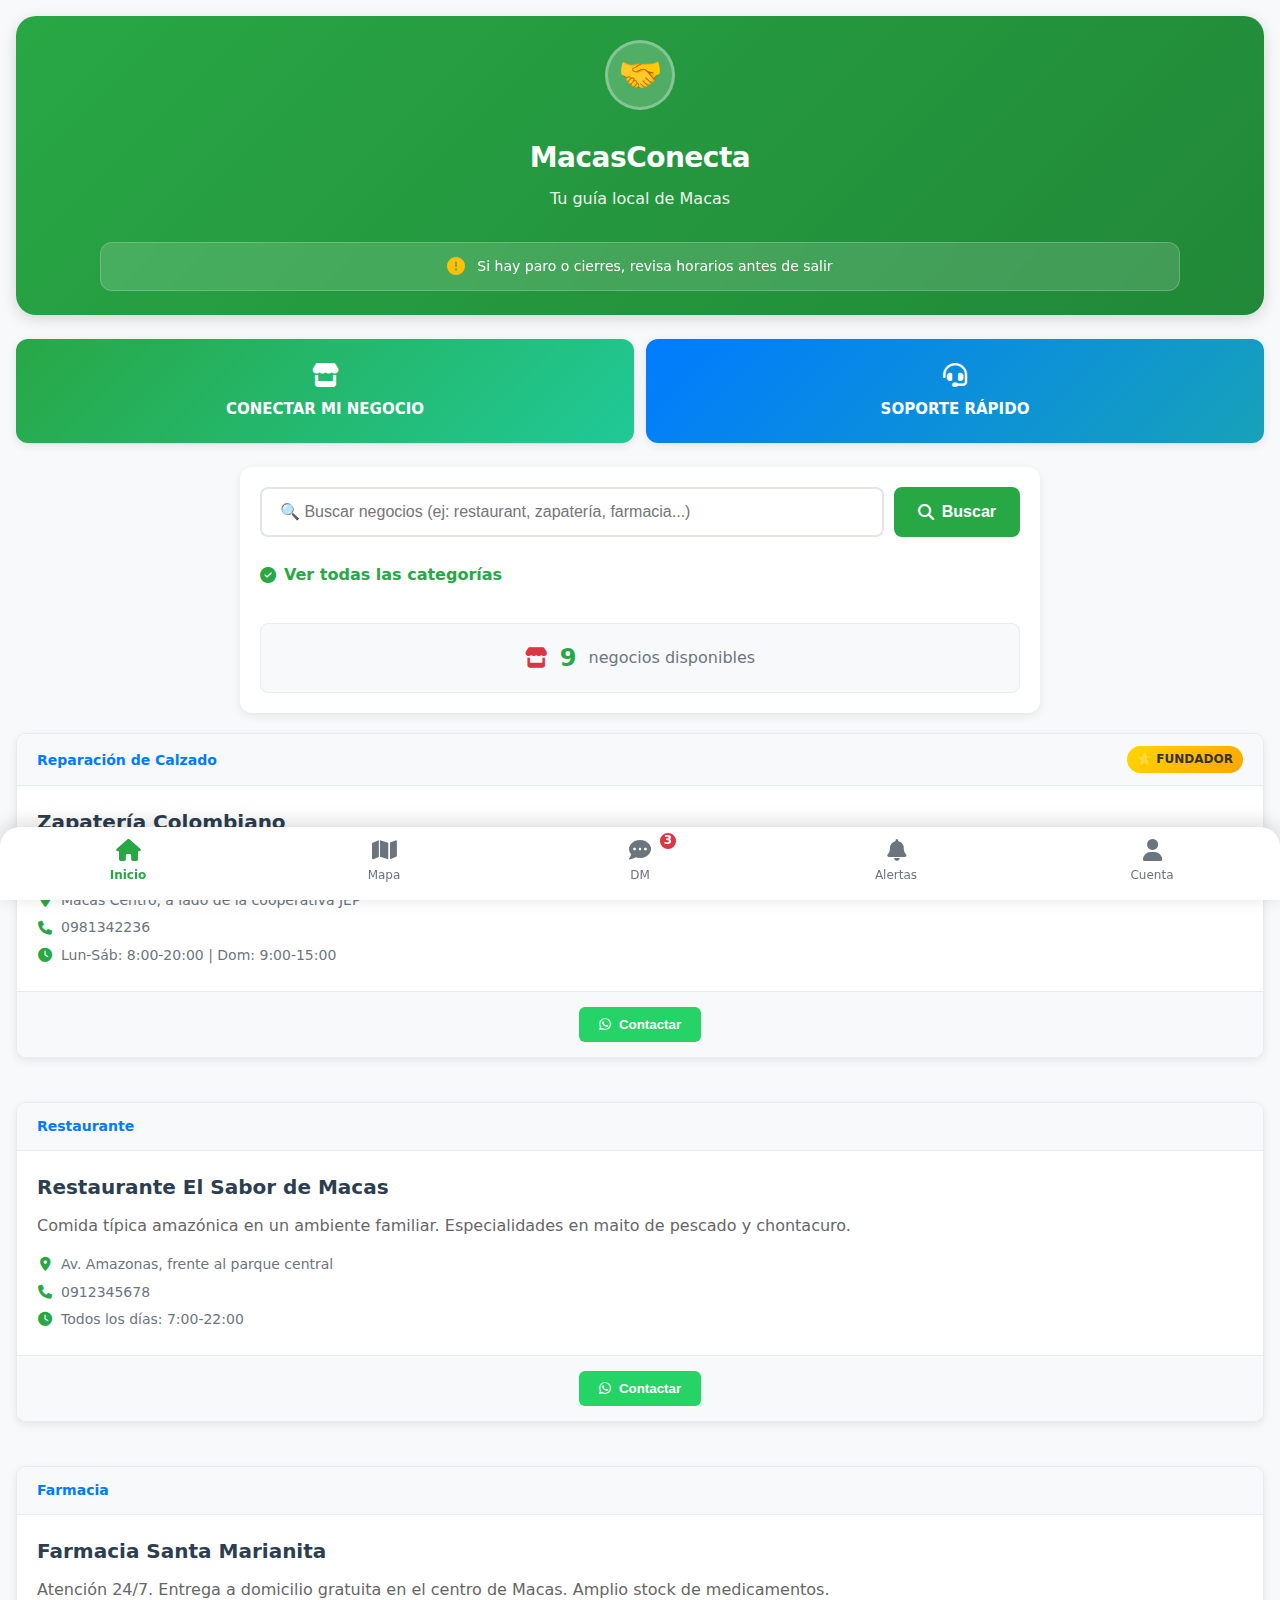
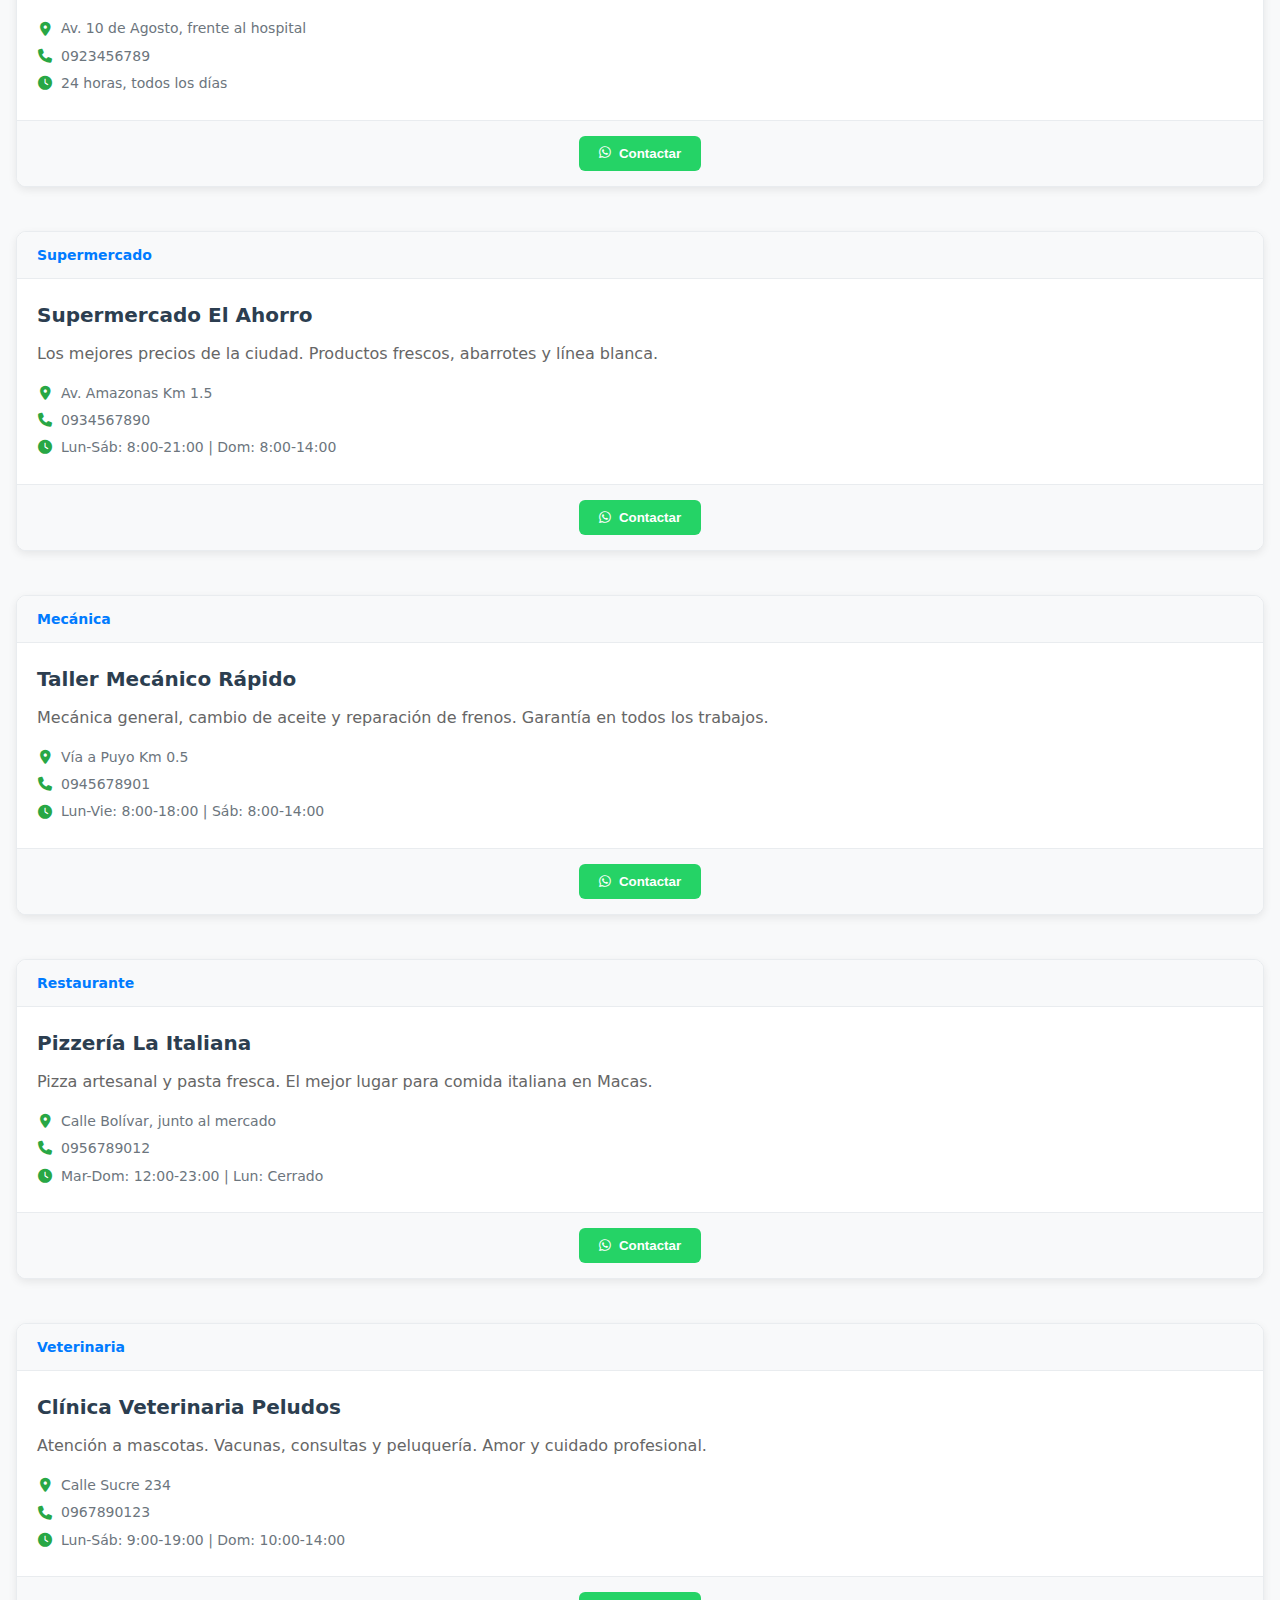
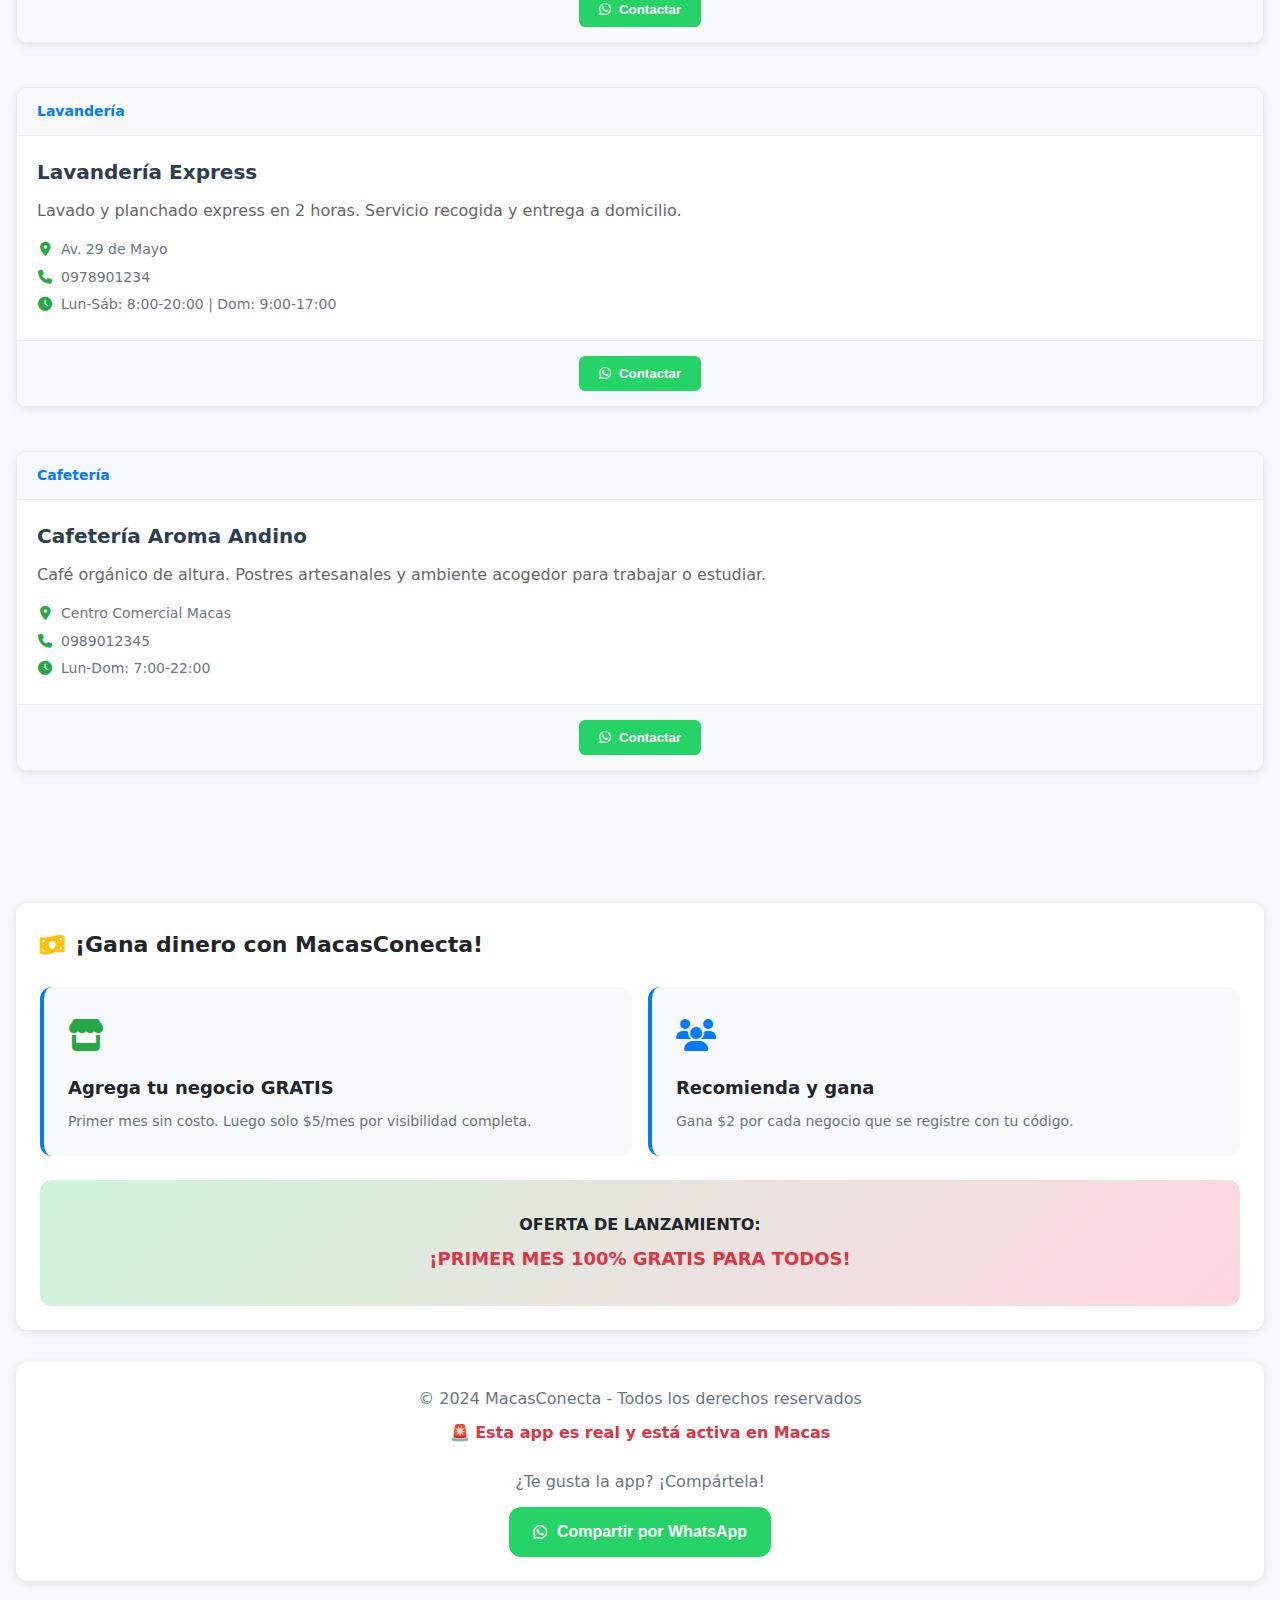
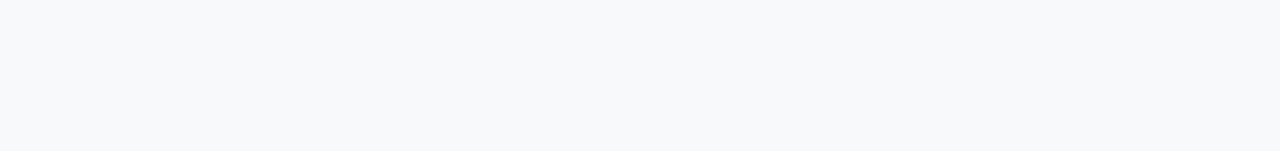
<file: index.html>
<!DOCTYPE html>
<html lang="es">
<head>
    <meta charset="UTF-8">
    <meta name="viewport" content="width=device-width, initial-scale=1.0">
    <title>MacasConecta - Tu guía local de Macas</title>
    
    <!-- META PWA -->
    <meta name="theme-color" content="#28a745">
    
    <!-- FAVICON -->
    <link rel="icon" type="image/x-icon" href="favicon.ico">
    <link rel="icon" type="image/png" sizes="32x32" href="favicon-32x32.png">
    <link rel="icon" type="image/png" sizes="16x16" href="favicon-16x16.png">
    
    <!-- APPLE (iOS) -->
    <link rel="apple-touch-icon" href="apple-touch-icon.png">
    
    <!-- MANIFEST -->
    <link rel="manifest" href="manifest.json">
    
    <!-- Font Awesome -->
    <link rel="stylesheet" href="https://cdnjs.cloudflare.com/ajax/libs/font-awesome/6.4.0/css/all.min.css">
    
    <!-- Estilos propios -->
    <link rel="stylesheet" href="style.css">
</head>

<body>
    <!-- ENCABEZADO -->
    <header class="main-header" style="text-align: center; display: flex; flex-direction: column; align-items: center;">
        <div class="header-content" style="display: flex; flex-direction: column; align-items: center; justify-content: center; text-align: center; width: 100%;">
            <div class="logo-circle">
                <span class="logo-icon">🤝</span>
            </div>
            <div class="header-text" style="text-align: center; width: 100%;">
                <h1 class="app-title" style="text-align: center; width: 100%; margin: 10px 0 5px 0;">MacasConecta</h1>
                <p class="app-subtitle" style="text-align: center; width: 100%; margin: 0;">Tu guía local de Macas</p>
            </div>
        </div>
        
        <div class="alerta-urgente" style="text-align: center; justify-content: center; width: 90%; margin-top: 15px;">
            <i class="fas fa-exclamation-circle"></i>
            <span>Si hay paro o cierres, revisa horarios antes de salir</span>
        </div>
    </header>

    <!-- BOTONES PRINCIPALES -->
    <div class="botones-principales">
        <a href="agregar.html" class="btn-principal btn-verde">
            <i class="fas fa-store"></i>
            <span>CONECTAR MI NEGOCIO</span>
        </a>
        
        <a href="https://wa.me/593981342236?text=Hola%20MacasConecta" 
           class="btn-principal btn-azul" target="_blank">
            <i class="fas fa-headset"></i>
            <span>SOPORTE RÁPIDO</span>
        </a>
    </div>

    <!-- BUSCADOR INTERACTIVO -->
    <div class="buscador-interactivo">
        <div class="buscador-contenedor">
            <input type="text" 
                   id="search-input" 
                   class="buscador-input"
                   placeholder="🔍 Buscar negocios (ej: restaurant, zapatería, farmacia...)" 
                   aria-label="Buscar negocios">
            <button id="search-button" class="buscador-boton">
                <i class="fas fa-search"></i> Buscar
            </button>
        </div>
        
        <a href="#" id="show-all-link" class="categorias-link">
            <i class="fas fa-check-circle"></i> Ver todas las categorías
        </a>
        
        <div class="contador-negocios">
            <i class="fas fa-store contador-icono"></i>
            <span class="contador-numero" id="contadorNumero">6</span>
            <span class="contador-texto" id="contadorTexto">negocios disponibles</span>
        </div>
    </div>

    <!-- LISTA DE NEGOCIOS -->
    <main class="lista-negocios" id="listaNegocios">
        <!-- Los negocios aparecerán aquí dinámicamente -->
        <div class="cargando-negocios">
            <div class="spinner">
                <i class="fas fa-circle-notch"></i>
            </div>
            <p>Cargando negocios de Macas...</p>
        </div>
    </main>

    <!-- SECCIÓN INGRESOS -->
    <section class="seccion-ingresos">
        <h2 class="ingresos-titulo">
            <i class="fas fa-money-bill-wave"></i>
            ¡Gana dinero con MacasConecta!
        </h2>
        
        <div class="opciones-ingreso">
            <div class="tarjeta-ingreso">
                <div class="ingreso-icono">
                    <i class="fas fa-store" style="color: #28a745;"></i>
                </div>
                <h3>Agrega tu negocio GRATIS</h3>
                <p>Primer mes sin costo. Luego solo $5/mes por visibilidad completa.</p>
            </div>
            
            <div class="tarjeta-ingreso">
                <div class="ingreso-icono">
                    <i class="fas fa-users" style="color: #007bff;"></i>
                </div>
                <h3>Recomienda y gana</h3>
                <p>Gana $2 por cada negocio que se registre con tu código.</p>
            </div>
        </div>
        
        <div class="llamado-accion">
            <p><strong>OFERTA DE LANZAMIENTO:</strong></p>
            <p style="color: #dc3545; font-weight: bold; font-size: 18px;">
                ¡PRIMER MES 100% GRATIS PARA TODOS!
            </p>
        </div>
    </section>

    <!-- PIE DE PÁGINA -->
    <footer class="main-footer">
        <div class="footer-contenido">
            <p class="footer-derechos">© 2024 MacasConecta - Todos los derechos reservados</p>
            <p class="footer-nota">🚨 Esta app es real y está activa en Macas</p>
            
            <div class="footer-compartir">
                <p>¿Te gusta la app? ¡Compártela!</p>
                <button class="btn-compartir" id="btnCompartir">
                    <i class="fab fa-whatsapp"></i>
                    Compartir por WhatsApp
                </button>
            </div>
        </div>
    </footer>

    <!-- MENÚ INFERIOR -->
    <nav class="menu-inferior">
        <a href="index.html" class="menu-item menu-activo">
            <i class="fas fa-home"></i>
            <span>Inicio</span>
        </a>
        
        <a href="mapa.html" class="menu-item">
            <i class="fas fa-map"></i>
            <span>Mapa</span>
        </a>
        
        <a href="dm.html" class="menu-item">
            <i class="fas fa-comment-dots"></i>
            <span>DM</span>
            <span class="dm-notificacion">3</span>
        </a>
        
        <a href="alertas.html" class="menu-item">
            <i class="fas fa-bell"></i>
            <span>Alertas</span>
        </a>
        
        <a href="cuenta.html" class="menu-item">
            <i class="fas fa-user"></i>
            <span>Cuenta</span>
        </a>
    </nav>

    <!-- SCRIPTS -->
    <script src="negocios.js"></script>
    <script src="script.js"></script>
    
    <!-- SISTEMA DE NOTIFICACIONES DM -->
    <script>
    // Sistema de notificaciones DM en tiempo real
    function actualizarNotificacionesDM() {
        try {
            // Obtener mensajes de localStorage
            const mensajes = JSON.parse(localStorage.getItem('dm_mensajes') || '[]');
            const noLeidos = mensajes.filter(m => !m.leido).length;
            
            // Buscar el badge
            const badge = document.getElementById('dm-badge');
            
            if (badge) {
                if (noLeidos > 0) {
                    // Mostrar número de notificaciones
                    badge.textContent = noLeidos;
                    badge.style.display = 'flex';
                    badge.style.animation = 'pulse 2s infinite';
                } else {
                    // Ocultar si no hay notificaciones
                    badge.textContent = '';
                    badge.style.display = 'none';
                }
                console.log(`📬 Notificaciones DM: ${noLeidos} no leídos`);
            }
        } catch (error) {
            console.log("ℹ️ No hay mensajes DM aún");
        }
    }
    
    // Actualizar cada 5 segundos
    setInterval(actualizarNotificacionesDM, 5000);
    
    // Primera actualización
    setTimeout(actualizarNotificacionesDM, 2000);
    
    // Agregar animación CSS si no existe
    if (!document.querySelector('#animacion-pulse')) {
        const style = document.createElement('style');
        style.id = 'animacion-pulse';
        style.textContent = `
            @keyframes pulse {
                0% { transform: scale(1); opacity: 1; }
                50% { transform: scale(1.1); opacity: 0.8; }
                100% { transform: scale(1); opacity: 1; }
            }
        `;
        document.head.appendChild(style);
    }
    
    console.log("✅ Sistema de notificaciones DM cargado");
    </script>

    <!-- BUSCADOR INTERACTIVO JS -->
    <script>
    // Sistema de búsqueda interactivo
    document.addEventListener('DOMContentLoaded', function() {
        // Elementos del DOM
        const searchInput = document.getElementById('search-input');
        const searchButton = document.getElementById('search-button');
        const showAllLink = document.getElementById('show-all-link');
        const listaNegocios = document.getElementById('listaNegocios');
        const contadorNumero = document.getElementById('contadorNumero');
        const contadorTexto = document.getElementById('contadorTexto');
        
        // Cargar negocios desde negocios.js
        let allBusinesses = [];
        
        // Esperar a que cargue negocios.js
        setTimeout(() => {
            if (window.negociosMacas && Array.isArray(window.negociosMacas)) {
                allBusinesses = window.negociosMacas;
                console.log(`✅ Cargados ${allBusinesses.length} negocios de Macas`);
                
                // Mostrar todos los negocios inicialmente
                displayBusinesses(allBusinesses);
                
                // Configurar eventos
                setupSearchEvents();
            } else {
                console.log("⚠️ No se encontraron negocios, usando datos de ejemplo");
                loadSampleBusinesses();
                setupSearchEvents();
            }
        }, 500);
        
        // Función para cargar datos de ejemplo
        function loadSampleBusinesses() {
            allBusinesses = [
                {
                    id: 1,
                    nombre: "Zapatería Colombiano",
                    categoria: "Reparación de Calzado",
                    descripcion: "¡FUNDADOR DE MACASCONECTA! 🌟 35 años reparando el calzado de Macas. Especialista en cuero, cambio de suelas y arreglos urgentes.",
                    ubicacion: "Macas Centro, a lado de la cooperativa JEP",
                    telefono: "0987654321",
                    horario: "Lun-Sáb: 8:00-18:00",
                    fundador: true
                },
                {
                    id: 2,
                    nombre: "Restaurante El Sabor de Macas",
                    categoria: "Restaurante",
                    descripcion: "Comida típica amazónica en un ambiente familiar. Especialidades en maito de pescado y chontacuro.",
                    ubicacion: "Av. Amazonas, frente al parque central",
                    telefono: "0912345678",
                    horario: "Todos los días: 7:00-22:00"
                },
                {
                    id: 3,
                    nombre: "Farmacia Santa Marianita",
                    categoria: "Farmacia",
                    descripcion: "Atención 24/7. Entrega a domicilio gratuita en el centro de Macas.",
                    ubicacion: "Av. 10 de Agosto",
                    telefono: "0923456789",
                    horario: "24 horas"
                }
            ];
            displayBusinesses(allBusinesses);
        }
        
        // Configurar eventos de búsqueda
        function setupSearchEvents() {
            // Botón de búsqueda
            searchButton.addEventListener('click', performSearch);
            
            // Enter en el input
            searchInput.addEventListener('keypress', function(e) {
                if (e.key === 'Enter') {
                    performSearch();
                }
            });
            
            // "Ver todas las categorías"
            showAllLink.addEventListener('click', function(e) {
                e.preventDefault();
                showAllBusinesses();
            });
        }
        
        // Función de búsqueda
        function performSearch() {
            const searchTerm = searchInput.value.trim().toLowerCase();
            
            if (searchTerm === '') {
                showAllBusinesses();
                return;
            }
            
            // Filtrar negocios
            const filteredBusinesses = allBusinesses.filter(business => {
                return business.nombre.toLowerCase().includes(searchTerm) ||
                       business.categoria.toLowerCase().includes(searchTerm) ||
                       (business.descripcion && business.descripcion.toLowerCase().includes(searchTerm));
            });
            
            displayBusinesses(filteredBusinesses, searchTerm);
        }
        
        // Función para mostrar todos los negocios
        function showAllBusinesses() {
            searchInput.value = '';
            displayBusinesses(allBusinesses);
        }
        
        // Función para mostrar negocios
        function displayBusinesses(businesses, searchTerm = '') {
            // Limpiar lista
            listaNegocios.innerHTML = '';
            
            // Actualizar contador
            contadorNumero.textContent = businesses.length;
            
            if (businesses.length === 1) {
                contadorTexto.textContent = 'negocio disponible';
            } else {
                contadorTexto.textContent = 'negocios disponibles';
            }
            
            if (businesses.length === 0) {
                // NO hay resultados
                listaNegocios.innerHTML = `
                    <div class="sin-resultados">
                        <i class="fas fa-search fa-3x"></i>
                        <h3>No encontramos resultados</h3>
                        <p>No hay negocios que coincidan con "${searchTerm}"</p>
                        <button class="btn-ver-todos" id="btnVerTodos">
                            <i class="fas fa-list"></i> Ver todos los negocios
                        </button>
                    </div>
                `;
                
                // Agregar evento al botón
                document.getElementById('btnVerTodos').addEventListener('click', showAllBusinesses);
                
                // Mostrar todos los negocios de fondo
                allBusinesses.forEach(business => {
                    listaNegocios.appendChild(createBusinessCard(business));
                });
            } else {
                // Sí hay resultados
                businesses.forEach(business => {
                    listaNegocios.appendChild(createBusinessCard(business));
                });
                
                // Si hay búsqueda, mostrar mensaje
                if (searchTerm) {
                    const mensajeBusqueda = document.createElement('div');
                    mensajeBusqueda.className = 'mensaje-busqueda';
                    mensajeBusqueda.innerHTML = `
                        <p><i class="fas fa-search"></i> Mostrando ${businesses.length} resultado${businesses.length !== 1 ? 's' : ''} para "${searchTerm}"</p>
                    `;
                    listaNegocios.insertBefore(mensajeBusqueda, listaNegocios.firstChild);
                }
            }
        }
        
        // Función para crear tarjeta de negocio
        function createBusinessCard(business) {
            const card = document.createElement('div');
            card.className = 'negocio-card';
            
            card.innerHTML = `
                <div class="negocio-header">
                    <span class="negocio-categoria">${business.categoria}</span>
                    ${business.fundador ? '<span class="negocio-fundador">🌟 FUNDADOR</span>' : ''}
                </div>
                <div class="negocio-body">
                    <h3 class="negocio-nombre">${business.nombre}</h3>
                    <p class="negocio-descripcion">${business.descripcion || ''}</p>
                    <div class="negocio-detalles">
                        <p><i class="fas fa-map-marker-alt"></i> ${business.ubicacion}</p>
                        ${business.telefono ? `<p><i class="fas fa-phone"></i> ${business.telefono}</p>` : ''}
                        ${business.horario ? `<p><i class="fas fa-clock"></i> ${business.horario}</p>` : ''}
                    </div>
                </div>
                <div class="negocio-footer">
                    <button class="btn-contactar" onclick="contactarNegocio('${business.telefono || ''}')">
                        <i class="fab fa-whatsapp"></i> Contactar
                    </button>
                </div>
            `;
            
            return card;
        }
        
        // Función para contactar negocio (WhatsApp)
        window.contactarNegocio = function(telefono) {
            if (telefono && telefono.trim() !== '') {
                const mensaje = `Hola, vi tu negocio en MacasConecta y me interesa...`;
                const url = `https://wa.me/593${telefono.replace(/\D/g, '')}?text=${encodeURIComponent(mensaje)}`;
                window.open(url, '_blank');
            } else {
                alert('Este negocio no tiene número de contacto registrado.');
            }
        };
    });
    </script>

    <!-- ESTILOS PARA EL BUSCADOR (añade esto a tu style.css) -->
    <style>
    /* BUSCADOR INTERACTIVO */
    .buscador-interactivo {
        background: white;
        border-radius: 12px;
        padding: 20px;
        margin: 20px auto;
        max-width: 800px;
        box-shadow: 0 3px 10px rgba(0,0,0,0.08);
    }
    
    .buscador-contenedor {
        display: flex;
        gap: 10px;
        margin-bottom: 15px;
    }
    
    .buscador-input {
        flex: 1;
        padding: 14px 18px;
        border: 2px solid #e1e5eb;
        border-radius: 8px;
        font-size: 16px;
        transition: all 0.3s;
    }
    
    .buscador-input:focus {
        border-color: #28a745;
        outline: none;
        box-shadow: 0 0 0 3px rgba(40, 167, 69, 0.1);
    }
    
    .buscador-boton {
        background: #28a745;
        color: white;
        border: none;
        padding: 14px 24px;
        border-radius: 8px;
        cursor: pointer;
        font-weight: 600;
        font-size: 16px;
        transition: background 0.3s;
        display: flex;
        align-items: center;
        gap: 8px;
    }
    
    .buscador-boton:hover {
        background: #218838;
    }
    
    .categorias-link {
        display: inline-flex;
        align-items: center;
        gap: 8px;
        color: #28a745;
        text-decoration: none;
        font-weight: 600;
        margin: 10px 0 20px;
        font-size: 16px;
    }
    
    .categorias-link:hover {
        text-decoration: underline;
    }
    
    /* CONTADOR */
    .contador-negocios {
        background: #f8f9fa;
        padding: 15px;
        border-radius: 8px;
        text-align: center;
        margin-top: 15px;
        border: 1px solid #e9ecef;
    }
    
    /* MENSAJES DE BÚSQUEDA */
    .sin-resultados {
        text-align: center;
        padding: 40px 20px;
        background: #f8f9fa;
        border-radius: 12px;
        margin-bottom: 20px;
        border: 2px dashed #dee2e6;
    }
    
    .sin-resultados i {
        color: #6c757d;
        margin-bottom: 15px;
    }
    
    .sin-resultados h3 {
        color: #dc3545;
        margin-bottom: 10px;
    }
    
    .btn-ver-todos {
        background: #17a2b8;
        color: white;
        border: none;
        padding: 12px 24px;
        border-radius: 6px;
        cursor: pointer;
        margin-top: 15px;
        display: inline-flex;
        align-items: center;
        gap: 8px;
        font-weight: 600;
    }
    
    .mensaje-busqueda {
        background: #e8f4ff;
        padding: 12px 15px;
        border-radius: 8px;
        margin-bottom: 15px;
        color: #0056b3;
        font-weight: 500;
    }
    
    /* TARJETA DE NEGOCIO */
    .negocio-card {
        background: white;
        border-radius: 10px;
        overflow: hidden;
        margin-bottom: 20px;
        box-shadow: 0 3px 8px rgba(0,0,0,0.08);
        border: 1px solid #e9ecef;
    }
    
    .negocio-header {
        background: #f8f9fa;
        padding: 12px 20px;
        display: flex;
        justify-content: space-between;
        align-items: center;
        border-bottom: 1px solid #e9ecef;
    }
    
    .negocio-categoria {
        color: #007bff;
        font-weight: 600;
        font-size: 14px;
    }
    
    .negocio-fundador {
        background: linear-gradient(135deg, #FFD700, #FFA500);
        color: #333;
        padding: 4px 10px;
        border-radius: 20px;
        font-size: 12px;
        font-weight: bold;
    }
    
    .negocio-body {
        padding: 20px;
    }
    
    .negocio-nombre {
        color: #2c3e50;
        margin-bottom: 10px;
        font-size: 20px;
    }
    
    .negocio-descripcion {
        color: #666;
        line-height: 1.6;
        margin-bottom: 15px;
    }
    
    .negocio-detalles {
        color: #6c757d;
        font-size: 14px;
    }
    
    .negocio-detalles p {
        margin: 5px 0;
        display: flex;
        align-items: center;
        gap: 8px;
    }
    
    .negocio-footer {
        padding: 15px 20px;
        background: #f8f9fa;
        border-top: 1px solid #e9ecef;
        text-align: center;
    }
    
    .btn-contactar {
        background: #25d366;
        color: white;
        border: none;
        padding: 10px 20px;
        border-radius: 6px;
        cursor: pointer;
        font-weight: 600;
        display: inline-flex;
        align-items: center;
        gap: 8px;
        transition: background 0.3s;
    }
    
    .btn-contactar:hover {
        background: #1da851;
    }
    </style>
</body>
</html>
</file>
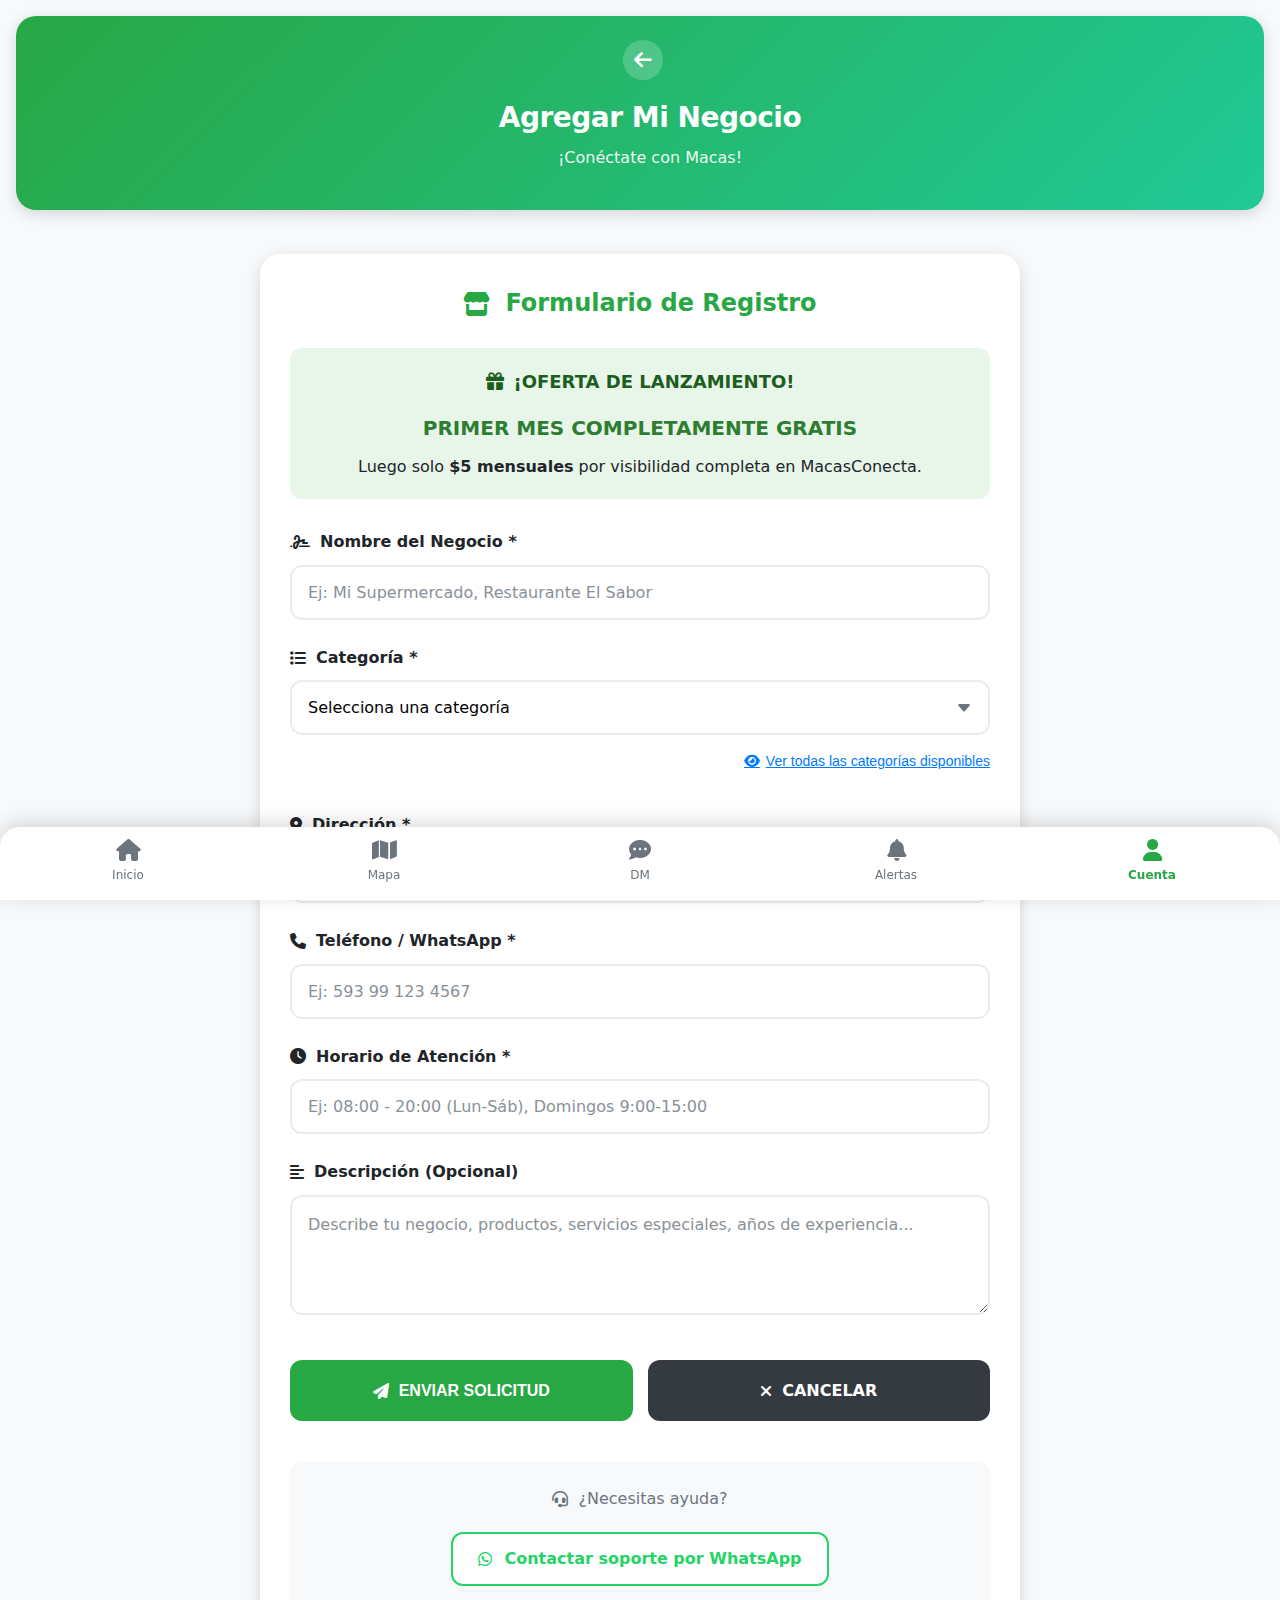
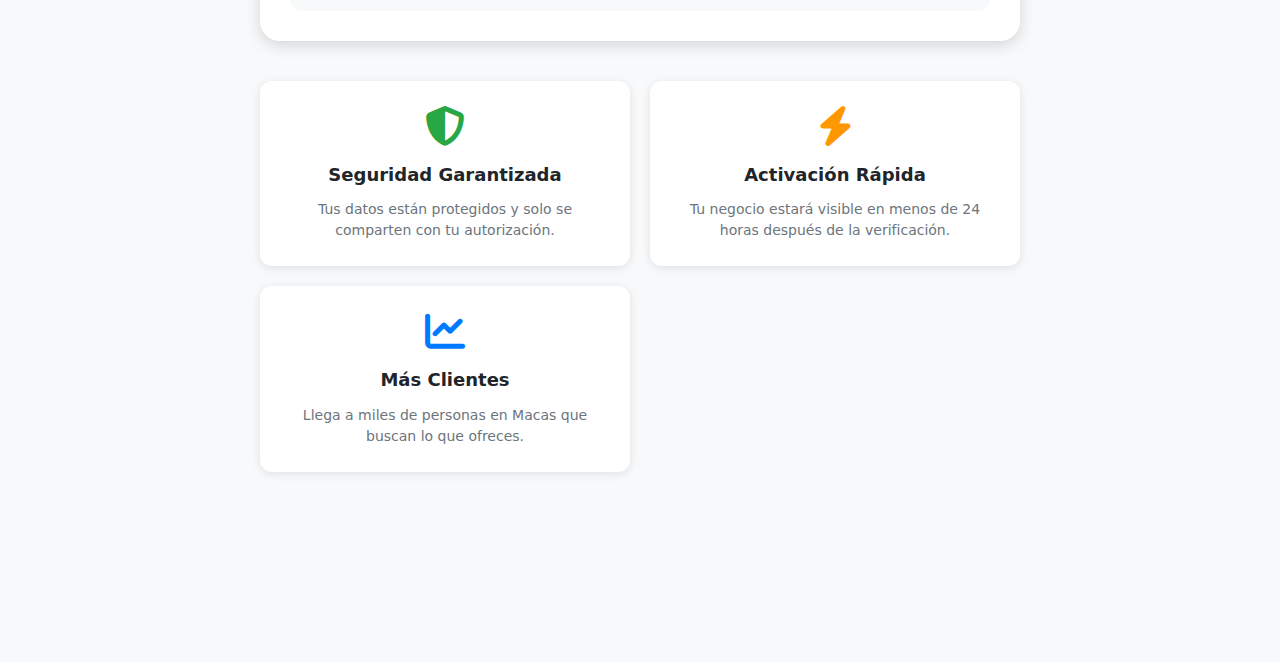
<file: agregar.html>
<!DOCTYPE html>
<html lang="es">
<head>
    <meta charset="UTF-8">
    <meta name="viewport" content="width=device-width, initial-scale=1.0">
    <title>Agregar Negocio - MacasConecta</title>
    
    <!-- META PWA -->
    <meta name="theme-color" content="#28a745">
    
    <!-- Font Awesome -->
    <link rel="stylesheet" href="https://cdnjs.cloudflare.com/ajax/libs/font-awesome/6.4.0/css/all.min.css">
    
    <!-- Estilos principales -->
    <link rel="stylesheet" href="style.css">
</head>
<body>
    <!-- ENCABEZADO -->
    <header class="main-header" style="background: linear-gradient(135deg, var(--verde-macas), #20c997);">
        <div class="header-content" style="justify-content: flex-start; padding-left: 20px;">
            <a href="index.html" class="btn-volver">
                <i class="fas fa-arrow-left"></i>
            </a>
            <div class="header-text" style="text-align: left;">
                <h1 class="app-title">Agregar Mi Negocio</h1>
                <p class="app-subtitle">¡Conéctate con Macas!</p>
            </div>
        </div>
    </header>

    <!-- CONTENIDO PRINCIPAL -->
    <main class="formulario-contenedor">
        
        <!-- TARJETA DEL FORMULARIO -->
        <div class="tarjeta-formulario">
            <h2 class="titulo-formulario">
                <i class="fas fa-store"></i> Formulario de Registro
            </h2>
            
            <!-- OFERTA DE LANZAMIENTO -->
            <div class="oferta-lanzamiento">
                <h3 class="oferta-titulo">
                    <i class="fas fa-gift"></i> ¡OFERTA DE LANZAMIENTO!
                </h3>
                <p class="oferta-destacado">
                    PRIMER MES COMPLETAMENTE GRATIS
                </p>
                <p class="oferta-descripcion">
                    Luego solo <strong>$5 mensuales</strong> por visibilidad completa en MacasConecta.
                </p>
            </div>
            
            <!-- FORMULARIO -->
            <form id="formularioNegocio" class="form-negocio">
                <div class="form-grupo">
                    <label class="form-label">
                        <i class="fas fa-signature"></i> Nombre del Negocio *
                    </label>
                    <input type="text" required class="form-input"
                           placeholder="Ej: Mi Supermercado, Restaurante El Sabor">
                </div>
                
                <div class="form-grupo">
                    <label class="form-label">
                        <i class="fas fa-list"></i> Categoría *
                    </label>
                    <select required class="form-input">
                        <option value="">Selecciona una categoría</option>
                        <option value="farmacia">Farmacia</option>
                        <option value="restaurante">Restaurante</option>
                        <option value="supermercado">Supermercado</option>
                        <option value="taller">Taller Mecánico</option>
                        <option value="taxi">Servicio de Taxi</option>
                        <option value="hotel">Hotel/Hospedaje</option>
                        <option value="panaderia">Panadería</option>
                        <option value="fruteria">Frutería</option>
                        <option value="carniceria">Carnicería</option>
                        <option value="electronica">Electrónica</option>
                        <option value="ropa">Tienda de Ropa</option>
                        <option value="peluqueria">Peluquería/Belleza</option>
                        <option value="gimnasio">Gimnasio/Deporte</option>
                        <option value="reparacion">Reparaciones</option>
                        <option value="otros">Otros Servicios</option>
                    </select>
                </div>
                <!-- BOTÓN PARA VER TODAS LAS CATEGORÍAS -->
<div style="margin-top: -15px; margin-bottom: 10px; text-align: right;">
    <button type="button" onclick="mostrarTodasCategorias()" 
            style="
                background: transparent;
                color: #007bff;
                border: none;
                padding: 8px 0;
                cursor: pointer;
                font-size: 14px;
                text-decoration: underline;
                display: inline-flex;
                align-items: center;
                gap: 6px;
            ">
        <i class="fas fa-eye"></i>
        Ver todas las categorías disponibles
    </button>
</div>
                
                <div class="form-grupo">
                    <label class="form-label">
                        <i class="fas fa-map-marker-alt"></i> Dirección *
                    </label>
                    <input type="text" required class="form-input"
                           placeholder="Ej: Av. Amazonas, Calle Bolívar, Macas Centro">
                </div>
                
                <div class="form-grupo">
                    <label class="form-label">
                        <i class="fas fa-phone"></i> Teléfono / WhatsApp *
                    </label>
                    <input type="tel" required class="form-input"
                           placeholder="Ej: 593 99 123 4567">
                </div>
                
                <div class="form-grupo">
                    <label class="form-label">
                        <i class="fas fa-clock"></i> Horario de Atención *
                    </label>
                    <input type="text" required class="form-input"
                           placeholder="Ej: 08:00 - 20:00 (Lun-Sáb), Domingos 9:00-15:00">
                </div>
                
                <div class="form-grupo">
                    <label class="form-label">
                        <i class="fas fa-align-left"></i> Descripción (Opcional)
                    </label>
                    <textarea class="form-input form-textarea"
                              placeholder="Describe tu negocio, productos, servicios especiales, años de experiencia..."></textarea>
                </div>
                
                <!-- BOTONES DE ACCIÓN -->
                <div class="form-botones">
                    <button type="submit" class="btn-enviar">
                        <i class="fas fa-paper-plane"></i>
                        ENVIAR SOLICITUD
                    </button>
                    
                    <a href="index.html" class="btn-cancelar">
                        <i class="fas fa-times"></i>
                        CANCELAR
                    </a>
                </div>
            </form>
            
            <!-- SOPORTE -->
            <div class="soporte-seccion">
                <p class="soporte-texto">
                    <i class="fas fa-headset"></i> ¿Necesitas ayuda?
                </p>
                <a href="https://wa.me/593981342236?text=Hola%20MacasConecta%2C%20necesito%20ayuda%20para%20registrar%20mi%20negocio" 
                   target="_blank" 
                   class="btn-soporte-whatsapp">
                    <i class="fab fa-whatsapp"></i>
                    Contactar soporte por WhatsApp
                </a>
            </div>
        </div>
        
        <!-- INFORMACIÓN ADICIONAL -->
        <section class="info-adicional">
            <div class="info-tarjeta">
                <i class="fas fa-shield-alt info-icono" style="color: var(--verde-macas);"></i>
                <h3>Seguridad Garantizada</h3>
                <p>Tus datos están protegidos y solo se comparten con tu autorización.</p>
            </div>
            
            <div class="info-tarjeta">
                <i class="fas fa-bolt info-icono" style="color: #ff9800;"></i>
                <h3>Activación Rápida</h3>
                <p>Tu negocio estará visible en menos de 24 horas después de la verificación.</p>
            </div>
            
            <div class="info-tarjeta">
                <i class="fas fa-chart-line info-icono" style="color: var(--azul);"></i>
                <h3>Más Clientes</h3>
                <p>Llega a miles de personas en Macas que buscan lo que ofreces.</p>
            </div>
        </section>
        
    </main>

    <!-- MENÚ INFERIOR -->
    <nav class="menu-inferior">
        <a href="index.html" class="menu-item">
            <i class="fas fa-home"></i>
            <span>Inicio</span>
        </a>
        
        <a href="mapa.html" class="menu-item">
            <i class="fas fa-map"></i>
            <span>Mapa</span>
        </a>
        
        <a href="dm.html" class="menu-item">
            <i class="fas fa-comment-dots"></i>
            <span>DM</span>
        </a>
        
        <a href="alertas.html" class="menu-item">
            <i class="fas fa-bell"></i>
            <span>Alertas</span>
        </a>
        
        <a href="cuenta.html" class="menu-item menu-activo">
            <i class="fas fa-user"></i>
            <span>Cuenta</span>
        </a>
    </nav>

    <!-- SCRIPT DEL FORMULARIO -->
    <script>
    document.getElementById('formularioNegocio').addEventListener('submit', function(e) {
        e.preventDefault();
        
        // Obtener valores del formulario
        const nombre = this.querySelector('input[type="text"]').value;
        const categoria = this.querySelector('select').value;
        
        // Mostrar mensaje de éxito
        const mensaje = `✅ ¡Solicitud enviada exitosamente!\n\n📝 **${nombre}** (${categoria})\n\nNuestro equipo de MacasConecta se comunicará contigo en menos de 24 horas para activar tu negocio con el mes GRATIS.\n\n¡Gracias por unirte a la comunidad!`;
        
        alert(mensaje);
        
        // Redirigir al inicio después de 2 segundos
        setTimeout(() => {
            window.location.href = 'index.html';
        }, 2500);
    });
    
    // Validación de teléfono
    document.querySelector('input[type="tel"]').addEventListener('input', function(e) {
        // Mantener solo números
        this.value = this.value.replace(/\D/g, '');
    });
    </script>

    <!-- ESTILOS ESPECÍFICOS PARA AGREGAR.HTML -->
    <style>
    /* CONTENEDOR PRINCIPAL */
    .formulario-contenedor {
        padding: 20px;
        max-width: 800px;
        margin: 0 auto;
        padding-bottom: 100px;
    }
    
    /* BOTÓN VOLVER */
    .btn-volver {
        color: white;
        text-decoration: none;
        margin-right: 15px;
        font-size: 20px;
        display: flex;
        align-items: center;
        justify-content: center;
        width: 40px;
        height: 40px;
        border-radius: 50%;
        background: rgba(255, 255, 255, 0.2);
        transition: all 0.3s ease;
    }
    
    .btn-volver:hover {
        background: rgba(255, 255, 255, 0.3);
        transform: scale(1.1);
    }
    
    /* TARJETA DEL FORMULARIO */
    .tarjeta-formulario {
        background: var(--blanco);
        border-radius: var(--radio-large);
        padding: 30px;
        box-shadow: var(--sombra-media);
        margin-bottom: 40px;
    }
    
    .titulo-formulario {
        color: var(--verde-macas);
        margin-bottom: 25px;
        text-align: center;
        font-size: 24px;
        display: flex;
        align-items: center;
        justify-content: center;
        gap: 15px;
    }
    
    /* OFERTA DE LANZAMIENTO */
    .oferta-lanzamiento {
        background: #e8f5e9;
        padding: 20px;
        border-radius: var(--radio-medium);
        margin-bottom: 30px;
        text-align: center;
    }
    
    .oferta-titulo {
        color: #1b5e20;
        margin-bottom: 15px;
        font-size: 18px;
        display: flex;
        align-items: center;
        justify-content: center;
        gap: 10px;
    }
    
    .oferta-destacado {
        color: #2e7d32;
        font-weight: bold;
        font-size: 20px;
        margin-bottom: 10px;
    }
    
    .oferta-descripcion {
        color: var(--texto-oscuro);
        margin-top: 10px;
        font-size: 16px;
    }
    
    /* FORMULARIO */
    .form-negocio {
        display: grid;
        gap: 25px;
    }
    
    .form-grupo {
        display: flex;
        flex-direction: column;
    }
    
    .form-label {
        display: block;
        margin-bottom: 10px;
        font-weight: 600;
        color: var(--texto-oscuro);
        font-size: 16px;
        display: flex;
        align-items: center;
        gap: 10px;
    }
    
    .form-input {
        width: 100%;
        padding: 16px;
        border: 2px solid var(--gris-medio);
        border-radius: var(--radio-medium);
        font-size: 16px;
        font-family: inherit;
        transition: all 0.3s ease;
        background: var(--blanco);
    }
    
    .form-input:focus {
        border-color: var(--verde-macas);
        outline: none;
        box-shadow: 0 0 0 3px rgba(40, 167, 69, 0.1);
    }
    
    .form-input::placeholder {
        color: var(--texto-claro);
        opacity: 0.8;
    }
    
    select.form-input {
        appearance: none;
        background-image: url("data:image/svg+xml,%3Csvg xmlns='http://www.w3.org/2000/svg' width='16' height='16' fill='%236c757d' viewBox='0 0 16 16'%3E%3Cpath d='M7.247 11.14 2.451 5.658C1.885 5.013 2.345 4 3.204 4h9.592a1 1 0 0 1 .753 1.659l-4.796 5.48a1 1 0 0 1-1.506 0z'/%3E%3C/svg%3E");
        background-repeat: no-repeat;
        background-position: right 16px center;
        background-size: 16px;
        padding-right: 45px;
    }
    
    .form-textarea {
        min-height: 120px;
        resize: vertical;
        line-height: 1.5;
    }
    
    /* BOTONES DEL FORMULARIO */
    .form-botones {
        display: grid;
        grid-template-columns: 1fr 1fr;
        gap: 15px;
        margin-top: 20px;
    }
    
    .btn-enviar {
        background: var(--verde-macas);
        color: var(--blanco);
        border: none;
        padding: 18px;
        border-radius: var(--radio-medium);
        font-size: 16px;
        font-weight: bold;
        cursor: pointer;
        display: flex;
        align-items: center;
        justify-content: center;
        gap: 10px;
        transition: all 0.3s ease;
    }
    
    .btn-enviar:hover {
        background: var(--verde-oscuro);
        transform: translateY(-2px);
        box-shadow: 0 4px 12px rgba(40, 167, 69, 0.3);
    }
    
    .btn-cancelar {
        background: var(--gris-oscuro);
        color: var(--blanco);
        border: none;
        padding: 18px;
        border-radius: var(--radio-medium);
        font-size: 16px;
        font-weight: bold;
        cursor: pointer;
        text-decoration: none;
        text-align: center;
        display: flex;
        align-items: center;
        justify-content: center;
        gap: 10px;
        transition: all 0.3s ease;
    }
    
    .btn-cancelar:hover {
        background: #495057;
        transform: translateY(-2px);
        box-shadow: 0 4px 12px rgba(108, 117, 125, 0.3);
    }
    
    /* SECCIÓN DE SOPORTE */
    .soporte-seccion {
        margin-top: 40px;
        padding: 25px;
        background: var(--gris-claro);
        border-radius: var(--radio-medium);
        text-align: center;
    }
    
    .soporte-texto {
        color: var(--texto-claro);
        margin-bottom: 20px;
        font-size: 16px;
        display: flex;
        align-items: center;
        justify-content: center;
        gap: 10px;
    }
    
    .btn-soporte-whatsapp {
        display: inline-flex;
        align-items: center;
        gap: 12px;
        color: #25D366;
        font-weight: bold;
        text-decoration: none;
        font-size: 16px;
        padding: 12px 25px;
        background: white;
        border-radius: var(--radio-medium);
        border: 2px solid #25D366;
        transition: all 0.3s ease;
    }
    
    .btn-soporte-whatsapp:hover {
        background: #25D366;
        color: white;
        transform: translateY(-2px);
        box-shadow: 0 4px 12px rgba(37, 211, 102, 0.3);
    }
    
    /* INFORMACIÓN ADICIONAL */
    .info-adicional {
        display: grid;
        grid-template-columns: repeat(auto-fit, minmax(250px, 1fr));
        gap: 20px;
        margin-top: 40px;
    }
    
    .info-tarjeta {
        background: var(--blanco);
        padding: 25px;
        border-radius: var(--radio-medium);
        text-align: center;
        box-shadow: var(--sombra-suave);
        transition: all 0.3s ease;
    }
    
    .info-tarjeta:hover {
        transform: translateY(-5px);
        box-shadow: var(--sombra-media);
    }
    
    .info-icono {
        font-size: 40px;
        margin-bottom: 15px;
    }
    
    .info-tarjeta h3 {
        color: var(--texto-oscuro);
        margin-bottom: 10px;
        font-size: 18px;
    }
    
    .info-tarjeta p {
        color: var(--texto-claro);
        font-size: 14px;
        line-height: 1.5;
    }
    
    /* RESPONSIVE */
    @media (max-width: 768px) {
        .formulario-contenedor {
            padding: 15px;
            padding-bottom: 90px;
        }
        
        .tarjeta-formulario {
            padding: 20px;
        }
        
        .form-botones {
            grid-template-columns: 1fr;
        }
        
        .info-adicional {
            grid-template-columns: 1fr;
        }
        
        .titulo-formulario {
            font-size: 20px;
        }
        
        .oferta-destacado {
            font-size: 18px;
        }
    }
    
    @media (max-width: 480px) {
        .titulo-formulario {
            flex-direction: column;
            gap: 8px;
        }
        
        .btn-enviar, .btn-cancelar {
            padding: 15px;
            font-size: 15px;
        }
        
        .form-input {
            padding: 14px;
        }
    }
    </style>
   <!-- SCRIPT PARA VER TODAS LAS CATEGORÍAS -->
<script>
function mostrarTodasCategorias() {
    // Obtener el select de categorías
    const select = document.querySelector('select.form-input');
    
    if (!select) {
        alert("No se encontró el selector de categorías");
        return;
    }
    
    // Crear lista de categorías con emojis
    const categoriasConEmojis = {
        "Farmacia": "🏥",
        "Restaurante": "🍽️",
        "Supermercado": "🛒",
        "Taller Mecánico": "🔧",
        "Servicio de Taxi": "🚕",
        "Hotel/Hospedaje": "🏨",
        "Panadería": "🥖",
        "Frutería": "🍎",
        "Carnicería": "🥩",
        "Electrónica": "📱",
        "Tienda de Ropa": "👕",
        "Peluquería/Belleza": "💇",
        "Gimnasio/Deporte": "🏋️",
        "Reparaciones": "🛠️",
        "Otros Servicios": "📦"
    };
    
    let mensaje = "📋 TODAS LAS CATEGORÍAS DISPONIBLES:\n\n";
    
    for (let i = 1; i < select.options.length; i++) {
        const texto = select.options[i].text;
        const emoji = categoriasConEmojis[texto] || "•";
        mensaje += emoji + " " + texto + "\n";
    }
    
    mensaje += "\n👉 Selecciona una en el menú desplegable arriba.";
    
    // Mostrar en alerta bonita
    alert(mensaje);
    
    // Enfocar el select
    select.focus();
}
</script>
</body>
</html>
</file>
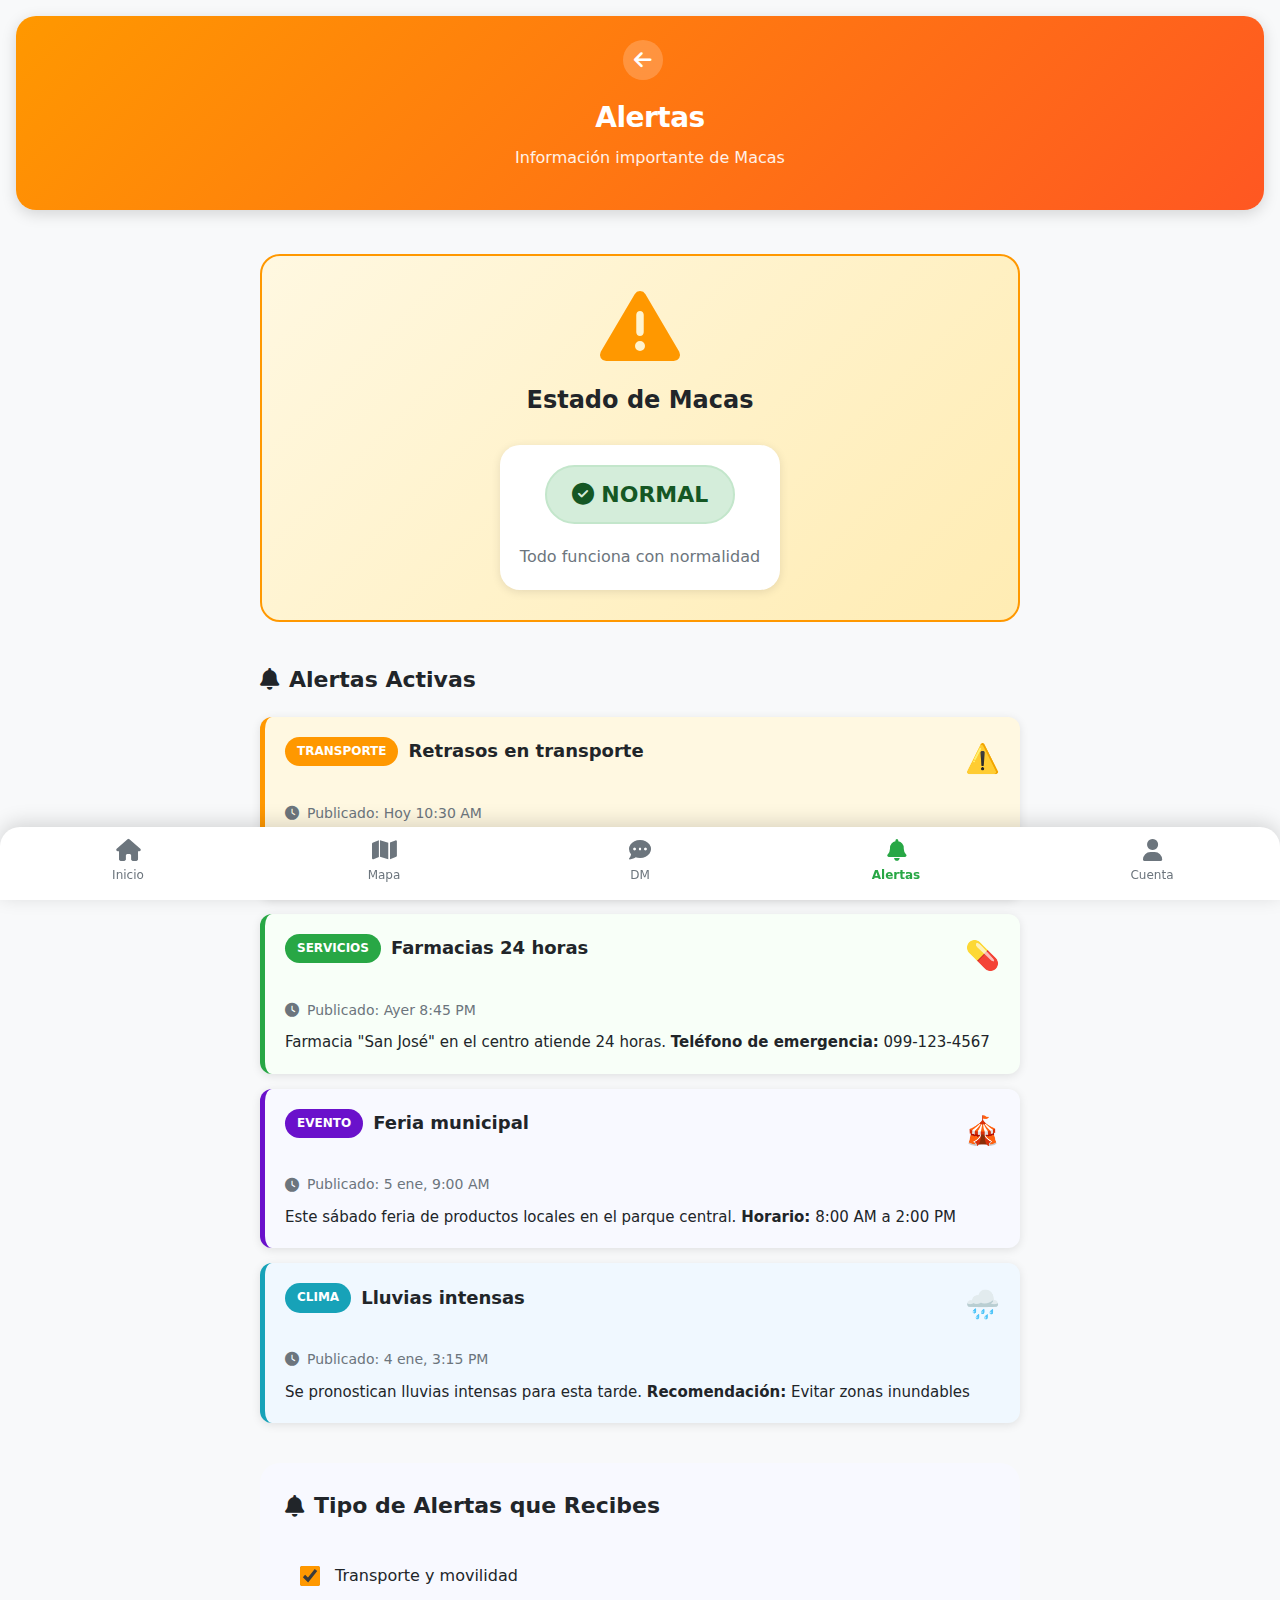
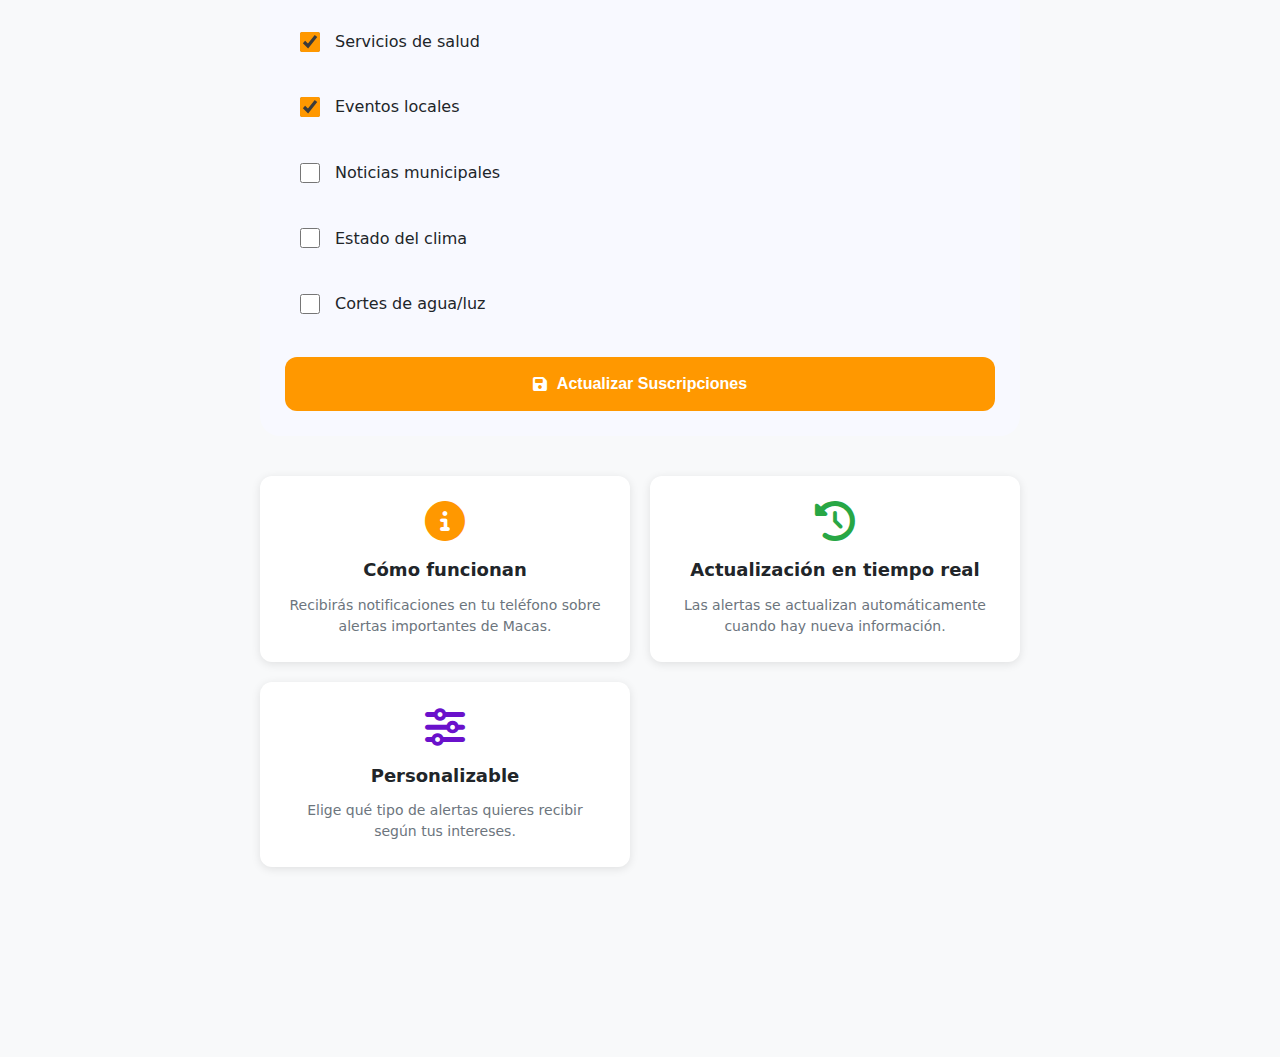
<file: alerta.html>
<!DOCTYPE html>
<html lang="es">
<head>
    <meta charset="UTF-8">
    <meta name="viewport" content="width=device-width, initial-scale=1.0">
    <title>Alertas - MacasConecta</title>
    
    <!-- META PWA -->
    <meta name="theme-color" content="#ff9800">
    
    <!-- Font Awesome -->
    <link rel="stylesheet" href="https://cdnjs.cloudflare.com/ajax/libs/font-awesome/6.4.0/css/all.min.css">
    
    <!-- Estilos principales -->
    <link rel="stylesheet" href="style.css">
</head>
<body>
    <!-- ENCABEZADO -->
    <header class="main-header" style="background: linear-gradient(135deg, #ff9800, #ff5722);">
        <div class="header-content" style="justify-content: flex-start; padding-left: 20px;">
            <a href="index.html" class="btn-volver">
                <i class="fas fa-arrow-left"></i>
            </a>
            <div class="header-text" style="text-align: left;">
                <h1 class="app-title">Alertas</h1>
                <p class="app-subtitle">Información importante de Macas</p>
            </div>
        </div>
    </header>

    <!-- CONTENIDO PRINCIPAL -->
    <main class="alertas-contenedor">
        
        <!-- ESTADO GENERAL -->
        <section class="estado-general">
            <i class="fas fa-exclamation-triangle estado-icono"></i>
            <h2 class="estado-titulo">Estado de Macas</h2>
            <div class="estado-actual">
                <span class="estado-badge normal">
                    <i class="fas fa-check-circle"></i> NORMAL
                </span>
                <p class="estado-descripcion">Todo funciona con normalidad</p>
            </div>
        </section>

        <!-- ALERTAS ACTIVAS -->
        <section class="seccion-alertas">
            <h3 class="titulo-alertas">
                <i class="fas fa-bell"></i> Alertas Activas
            </h3>
            
            <div class="lista-alertas">
                
                <!-- ALERTA 1: TRANSPORTE -->
                <div class="alerta-card alerta-importante">
                    <div class="alerta-header">
                        <h4 class="alerta-titulo">
                            <span class="alerta-categoria transporte">TRANSPORTE</span>
                            Retrasos en transporte
                        </h4>
                        <span class="alerta-emoji">⚠️</span>
                    </div>
                    <div class="alerta-info">
                        <p class="alerta-fecha">
                            <i class="fas fa-clock"></i> Publicado: Hoy 10:30 AM
                        </p>
                        <p class="alerta-descripcion">
                            Debido a trabajos en la vía Macas-Puyo, hay retrasos de 15-20 minutos en el transporte urbano.
                            <strong>Afecta rutas:</strong> Centro-Puyo, Terminal-Mercado
                        </p>
                    </div>
                </div>
                
                <!-- ALERTA 2: SERVICIOS -->
                <div class="alerta-card alerta-informativa">
                    <div class="alerta-header">
                        <h4 class="alerta-titulo">
                            <span class="alerta-categoria servicios">SERVICIOS</span>
                            Farmacias 24 horas
                        </h4>
                        <span class="alerta-emoji">💊</span>
                    </div>
                    <div class="alerta-info">
                        <p class="alerta-fecha">
                            <i class="fas fa-clock"></i> Publicado: Ayer 8:45 PM
                        </p>
                        <p class="alerta-descripcion">
                            Farmacia "San José" en el centro atiende 24 horas. 
                            <strong>Teléfono de emergencia:</strong> 099-123-4567
                        </p>
                    </div>
                </div>
                
                <!-- ALERTA 3: EVENTO -->
                <div class="alerta-card alerta-evento">
                    <div class="alerta-header">
                        <h4 class="alerta-titulo">
                            <span class="alerta-categoria evento">EVENTO</span>
                            Feria municipal
                        </h4>
                        <span class="alerta-emoji">🎪</span>
                    </div>
                    <div class="alerta-info">
                        <p class="alerta-fecha">
                            <i class="fas fa-clock"></i> Publicado: 5 ene, 9:00 AM
                        </p>
                        <p class="alerta-descripcion">
                            Este sábado feria de productos locales en el parque central. 
                            <strong>Horario:</strong> 8:00 AM a 2:00 PM
                        </p>
                    </div>
                </div>
                
                <!-- ALERTA 4: CLIMA -->
                <div class="alerta-card alerta-clima">
                    <div class="alerta-header">
                        <h4 class="alerta-titulo">
                            <span class="alerta-categoria clima">CLIMA</span>
                            Lluvias intensas
                        </h4>
                        <span class="alerta-emoji">🌧️</span>
                    </div>
                    <div class="alerta-info">
                        <p class="alerta-fecha">
                            <i class="fas fa-clock"></i> Publicado: 4 ene, 3:15 PM
                        </p>
                        <p class="alerta-descripcion">
                            Se pronostican lluvias intensas para esta tarde. 
                            <strong>Recomendación:</strong> Evitar zonas inundables
                        </p>
                    </div>
                </div>
                
            </div>
        </section>

        <!-- SUSCRIPCIONES -->
        <section class="seccion-suscripciones">
            <h3 class="titulo-suscripciones">
                <i class="fas fa-bell"></i> Tipo de Alertas que Recibes
            </h3>
            
            <div class="lista-suscripciones">
                <label class="suscripcion-item">
                    <input type="checkbox" checked class="suscripcion-checkbox">
                    <span class="suscripcion-texto">Transporte y movilidad</span>
                </label>
                
                <label class="suscripcion-item">
                    <input type="checkbox" checked class="suscripcion-checkbox">
                    <span class="suscripcion-texto">Servicios de salud</span>
                </label>
                
                <label class="suscripcion-item">
                    <input type="checkbox" checked class="suscripcion-checkbox">
                    <span class="suscripcion-texto">Eventos locales</span>
                </label>
                
                <label class="suscripcion-item">
                    <input type="checkbox" class="suscripcion-checkbox">
                    <span class="suscripcion-texto">Noticias municipales</span>
                </label>
                
                <label class="suscripcion-item">
                    <input type="checkbox" class="suscripcion-checkbox">
                    <span class="suscripcion-texto">Estado del clima</span>
                </label>
                
                <label class="suscripcion-item">
                    <input type="checkbox" class="suscripcion-checkbox">
                    <span class="suscripcion-texto">Cortes de agua/luz</span>
                </label>
            </div>
            
            <button class="btn-actualizar-suscripciones">
                <i class="fas fa-save"></i> Actualizar Suscripciones
            </button>
        </section>
        
        <!-- INFORMACIÓN ADICIONAL -->
        <section class="info-alertas">
            <div class="info-tarjeta">
                <i class="fas fa-info-circle info-icono" style="color: #ff9800;"></i>
                <h3>Cómo funcionan</h3>
                <p>Recibirás notificaciones en tu teléfono sobre alertas importantes de Macas.</p>
            </div>
            
            <div class="info-tarjeta">
                <i class="fas fa-history info-icono" style="color: #28a745;"></i>
                <h3>Actualización en tiempo real</h3>
                <p>Las alertas se actualizan automáticamente cuando hay nueva información.</p>
            </div>
            
            <div class="info-tarjeta">
                <i class="fas fa-sliders-h info-icono" style="color: #6a11cb;"></i>
                <h3>Personalizable</h3>
                <p>Elige qué tipo de alertas quieres recibir según tus intereses.</p>
            </div>
        </section>
        
    </main>

    <!-- MENÚ INFERIOR -->
    <nav class="menu-inferior">
        <a href="index.html" class="menu-item">
            <i class="fas fa-home"></i>
            <span>Inicio</span>
        </a>
        
        <a href="mapa.html" class="menu-item">
            <i class="fas fa-map"></i>
            <span>Mapa</span>
        </a>
        
        <a href="dm.html" class="menu-item">
            <i class="fas fa-comment-dots"></i>
            <span>DM</span>
        </a>
        
        <a href="alertas.html" class="menu-item menu-activo">
            <i class="fas fa-bell"></i>
            <span>Alertas</span>
        </a>
        
        <a href="cuenta.html" class="menu-item">
            <i class="fas fa-user"></i>
            <span>Cuenta</span>
        </a>
    </nav>

    <!-- SCRIPT DE ALERTAS -->
    <script>
    // Guardar suscripciones
    document.querySelector('.btn-actualizar-suscripciones').addEventListener('click', function() {
        const checkboxes = document.querySelectorAll('.suscripcion-checkbox');
        const seleccionadas = Array.from(checkboxes).filter(cb => cb.checked).length;
        
        // Guardar en localStorage
        const suscripciones = {};
        checkboxes.forEach(cb => {
            suscripciones[cb.nextElementSibling.textContent] = cb.checked;
        });
        localStorage.setItem('alertas_suscripciones', JSON.stringify(suscripciones));
        
        alert(`✅ Suscripciones actualizadas\n\n• ${seleccionadas} tipo(s) de alerta activo(s)\n• Recibirás notificaciones importantes`);
        
        // Animación de confirmación
        this.innerHTML = '<i class="fas fa-check"></i> ¡Actualizado!';
        this.style.background = '#28a745';
        
        setTimeout(() => {
            this.innerHTML = '<i class="fas fa-save"></i> Actualizar Suscripciones';
            this.style.background = '#ff9800';
        }, 2000);
    });
    
    // Cargar suscripciones guardadas
    document.addEventListener('DOMContentLoaded', function() {
        const guardadas = localStorage.getItem('alertas_suscripciones');
        if (guardadas) {
            const suscripciones = JSON.parse(guardadas);
            document.querySelectorAll('.suscripcion-checkbox').forEach(cb => {
                const texto = cb.nextElementSibling.textContent;
                if (suscripciones[texto] !== undefined) {
                    cb.checked = suscripciones[texto];
                }
            });
        }
        
        // Marcar alertas como leídas
        const alertas = document.querySelectorAll('.alerta-card');
        alertas.forEach(alerta => {
            alerta.addEventListener('click', function() {
                this.classList.add('leida');
                setTimeout(() => {
                    this.classList.remove('leida');
                }, 300);
            });
        });
    });
    
    // Función para agregar nueva alerta (simulación)
    function agregarAlertaEjemplo() {
        const lista = document.querySelector('.lista-alertas');
        const nuevaAlerta = document.createElement('div');
        nuevaAlerta.className = 'alerta-card alerta-nueva';
        nuevaAlerta.innerHTML = `
            <div class="alerta-header">
                <h4 class="alerta-titulo">
                    <span class="alerta-categoria" style="background: #dc3545;">NUEVA</span>
                    ¡Nueva función de alertas!
                </h4>
                <span class="alerta-emoji">🎉</span>
            </div>
            <div class="alerta-info">
                <p class="alerta-fecha">
                    <i class="fas fa-clock"></i> Ahora mismo
                </p>
                <p class="alerta-descripcion">
                    La sección de alertas ha sido mejorada. ¡Ahora puedes personalizar qué notificaciones recibir!
                </p>
            </div>
        `;
        lista.insertBefore(nuevaAlerta, lista.firstChild);
        
        // Animación
        nuevaAlerta.style.animation = 'slideDown 0.5s ease';
        setTimeout(() => {
            nuevaAlerta.style.animation = '';
        }, 500);
    }
    
    // Ejemplo: Simular nueva alerta cada 30 segundos (solo para demostración)
    // setTimeout(agregarAlertaEjemplo, 30000);
    </script>

    <!-- ESTILOS ESPECÍFICOS PARA ALERTAS.HTML -->
    <style>
    /* CONTENEDOR PRINCIPAL */
    .alertas-contenedor {
        padding: 20px;
        max-width: 800px;
        margin: 0 auto;
        padding-bottom: 100px;
    }
    
    /* BOTÓN VOLVER */
    .btn-volver {
        color: white;
        text-decoration: none;
        margin-right: 15px;
        font-size: 20px;
        display: flex;
        align-items: center;
        justify-content: center;
        width: 40px;
        height: 40px;
        border-radius: 50%;
        background: rgba(255, 255, 255, 0.2);
        transition: all 0.3s ease;
    }
    
    .btn-volver:hover {
        background: rgba(255, 255, 255, 0.3);
        transform: scale(1.1);
    }
    
    /* ESTADO GENERAL */
    .estado-general {
        text-align: center;
        margin-bottom: 40px;
        padding: 30px 20px;
        background: linear-gradient(135deg, #fff8e1, #ffecb3);
        border-radius: var(--radio-large);
        border: 2px solid #ff9800;
    }
    
    .estado-icono {
        font-size: 80px;
        color: #ff9800;
        margin-bottom: 15px;
    }
    
    .estado-titulo {
        color: var(--texto-oscuro);
        margin-bottom: 10px;
        font-size: 24px;
    }
    
    .estado-actual {
        background: var(--blanco);
        padding: 20px;
        border-radius: var(--radio-large);
        display: inline-block;
        margin-top: 15px;
        box-shadow: var(--sombra-suave);
    }
    
    .estado-badge {
        font-weight: bold;
        font-size: 22px;
        display: inline-block;
        padding: 10px 25px;
        border-radius: 50px;
        margin-bottom: 10px;
    }
    
    .estado-badge.normal {
        background: #d4edda;
        color: #155724;
        border: 2px solid #c3e6cb;
    }
    
    .estado-badge.alerta {
        background: #f8d7da;
        color: #721c24;
        border: 2px solid #f5c6cb;
    }
    
    .estado-descripcion {
        color: var(--texto-claro);
        margin: 10px 0 0;
        font-size: 16px;
    }
    
    /* SECCIÓN ALERTAS */
    .seccion-alertas {
        margin-bottom: 40px;
    }
    
    .titulo-alertas {
        color: var(--texto-oscuro);
        margin-bottom: 20px;
        font-size: 22px;
        display: flex;
        align-items: center;
        gap: 10px;
    }
    
    .lista-alertas {
        display: flex;
        flex-direction: column;
        gap: 15px;
    }
    
    /* TARJETAS DE ALERTA */
    .alerta-card {
        background: var(--blanco);
        border-radius: var(--radio-medium);
        overflow: hidden;
        box-shadow: var(--sombra-suave);
        transition: all 0.3s ease;
        border-left: 5px solid #ff9800;
    }
    
    .alerta-card:hover {
        transform: translateY(-3px);
        box-shadow: var(--sombra-media);
    }
    
    .alerta-card.leida {
        opacity: 0.7;
        border-left-color: #6c757d;
    }
    
    .alerta-header {
        padding: 20px 20px 10px;
        display: flex;
        justify-content: space-between;
        align-items: flex-start;
    }
    
    .alerta-titulo {
        margin: 0;
        color: var(--texto-oscuro);
        font-size: 18px;
        display: flex;
        align-items: center;
        gap: 10px;
        flex-wrap: wrap;
    }
    
    .alerta-categoria {
        background: #ff9800;
        color: white;
        padding: 5px 12px;
        border-radius: 20px;
        font-size: 12px;
        font-weight: bold;
        text-transform: uppercase;
    }
    
    .alerta-categoria.transporte {
        background: #ff9800;
    }
    
    .alerta-categoria.servicios {
        background: #28a745;
    }
    
    .alerta-categoria.evento {
        background: #6a11cb;
    }
    
    .alerta-categoria.clima {
        background: #17a2b8;
    }
    
    .alerta-emoji {
        font-size: 28px;
    }
    
    .alerta-info {
        padding: 0 20px 20px;
    }
    
    .alerta-fecha {
        color: var(--texto-claro);
        margin: 10px 0;
        font-size: 14px;
        display: flex;
        align-items: center;
        gap: 8px;
    }
    
    .alerta-descripcion {
        margin: 0;
        line-height: 1.5;
        color: var(--texto-oscuro);
        font-size: 15px;
    }
    
    /* TIPOS DE ALERTAS */
    .alerta-importante {
        border-left-color: #ff9800;
        background: #fff8e1;
    }
    
    .alerta-informativa {
        border-left-color: #28a745;
        background: #f8fff8;
    }
    
    .alerta-evento {
        border-left-color: #6a11cb;
        background: #f8f9ff;
    }
    
    .alerta-clima {
        border-left-color: #17a2b8;
        background: #f0f8ff;
    }
    
    /* SUSCRIPCIONES */
    .seccion-suscripciones {
        background: #f8f9ff;
        padding: 25px;
        border-radius: var(--radio-large);
        margin-bottom: 40px;
    }
    
    .titulo-suscripciones {
        color: var(--texto-oscuro);
        margin-bottom: 25px;
        font-size: 22px;
        display: flex;
        align-items: center;
        gap: 10px;
    }
    
    .lista-suscripciones {
        margin-bottom: 25px;
    }
    
    .suscripcion-item {
        display: flex;
        align-items: center;
        gap: 15px;
        cursor: pointer;
        padding: 15px;
        border-radius: var(--radio-small);
        transition: all 0.3s ease;
        margin-bottom: 10px;
    }
    
    .suscripcion-item:hover {
        background: rgba(255, 255, 255, 0.5);
    }
    
    .suscripcion-checkbox {
        width: 20px;
        height: 20px;
        cursor: pointer;
        accent-color: #ff9800;
    }
    
    .suscripcion-texto {
        color: var(--texto-oscuro);
        font-size: 16px;
        flex: 1;
    }
    
    .btn-actualizar-suscripciones {
        background: #ff9800;
        color: white;
        border: none;
        padding: 18px;
        border-radius: var(--radio-medium);
        width: 100%;
        font-size: 16px;
        cursor: pointer;
        display: flex;
        align-items: center;
        justify-content: center;
        gap: 10px;
        font-weight: bold;
        transition: all 0.3s ease;
    }
    
    .btn-actualizar-suscripciones:hover {
        background: #e68900;
        transform: translateY(-2px);
        box-shadow: 0 4px 12px rgba(255, 152, 0, 0.3);
    }
    
    /* INFORMACIÓN ADICIONAL */
    .info-alertas {
        display: grid;
        grid-template-columns: repeat(auto-fit, minmax(250px, 1fr));
        gap: 20px;
        margin-top: 40px;
    }
    
    .info-tarjeta {
        background: var(--blanco);
        padding: 25px;
        border-radius: var(--radio-medium);
        text-align: center;
        box-shadow: var(--sombra-suave);
        transition: all 0.3s ease;
    }
    
    .info-tarjeta:hover {
        transform: translateY(-5px);
        box-shadow: var(--sombra-media);
    }
    
    .info-icono {
        font-size: 40px;
        margin-bottom: 15px;
    }
    
    .info-tarjeta h3 {
        color: var(--texto-oscuro);
        margin-bottom: 10px;
        font-size: 18px;
    }
    
    .info-tarjeta p {
        color: var(--texto-claro);
        font-size: 14px;
        line-height: 1.5;
    }
    
    /* ANIMACIONES */
    @keyframes slideDown {
        from {
            opacity: 0;
            transform: translateY(-20px);
        }
        to {
            opacity: 1;
            transform: translateY(0);
        }
    }
    
    /* RESPONSIVE */
    @media (max-width: 768px) {
        .alertas-contenedor {
            padding: 15px;
            padding-bottom: 90px;
        }
        
        .estado-icono {
            font-size: 60px;
        }
        
        .estado-titulo {
            font-size: 20px;
        }
        
        .estado-badge {
            font-size: 18px;
            padding: 8px 20px;
        }
        
        .info-alertas {
            grid-template-columns: 1fr;
        }
        
        .alerta-header {
            flex-direction: column;
            gap: 10px;
            align-items: flex-start;
        }
        
        .alerta-emoji {
            align-self: flex-end;
            font-size: 24px;
        }
    }
    
    @media (max-width: 480px) {
        .titulo-alertas, .titulo-suscripciones {
            font-size: 20px;
        }
        
        .alerta-titulo {
            font-size: 16px;
        }
        
        .btn-actualizar-suscripciones {
            padding: 15px;
            font-size: 15px;
        }
        
        .suscripcion-item {
            padding: 12px;
        }
    }
    </style>
</body>
</html>
</file>
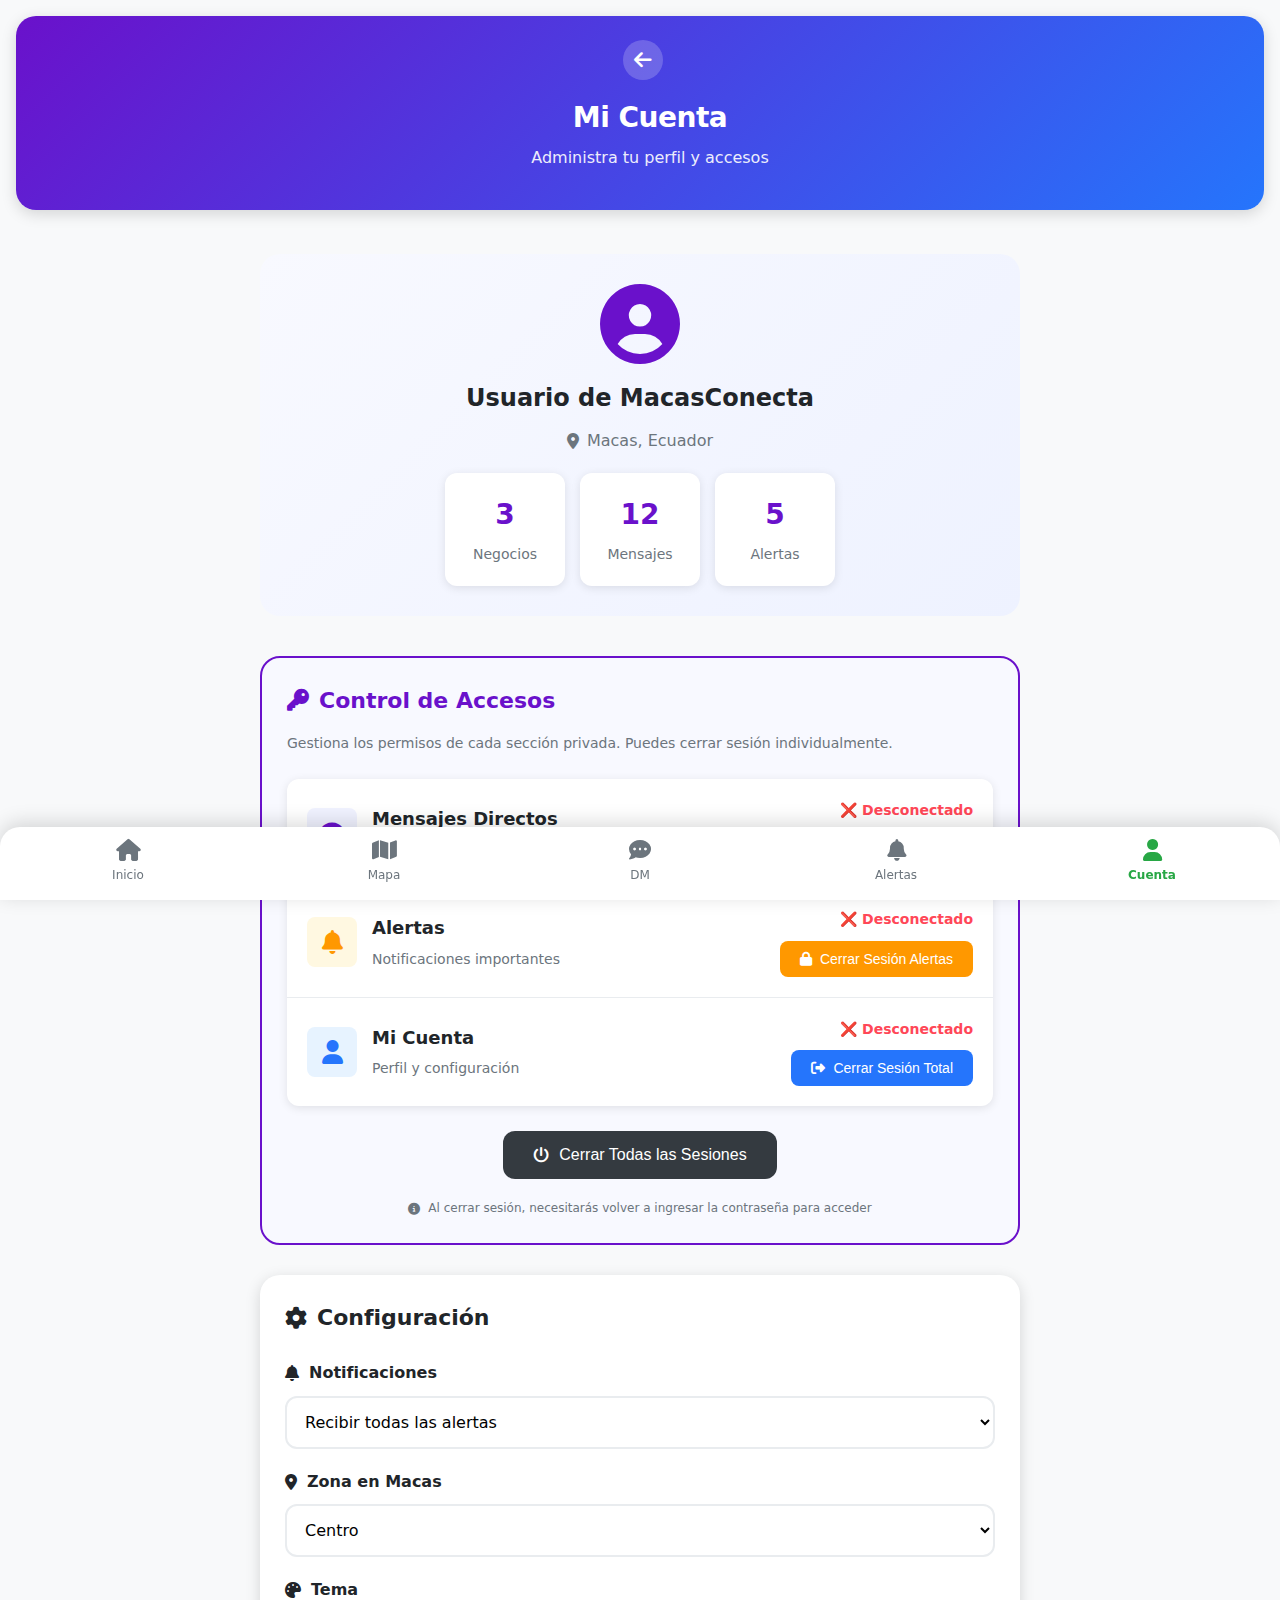
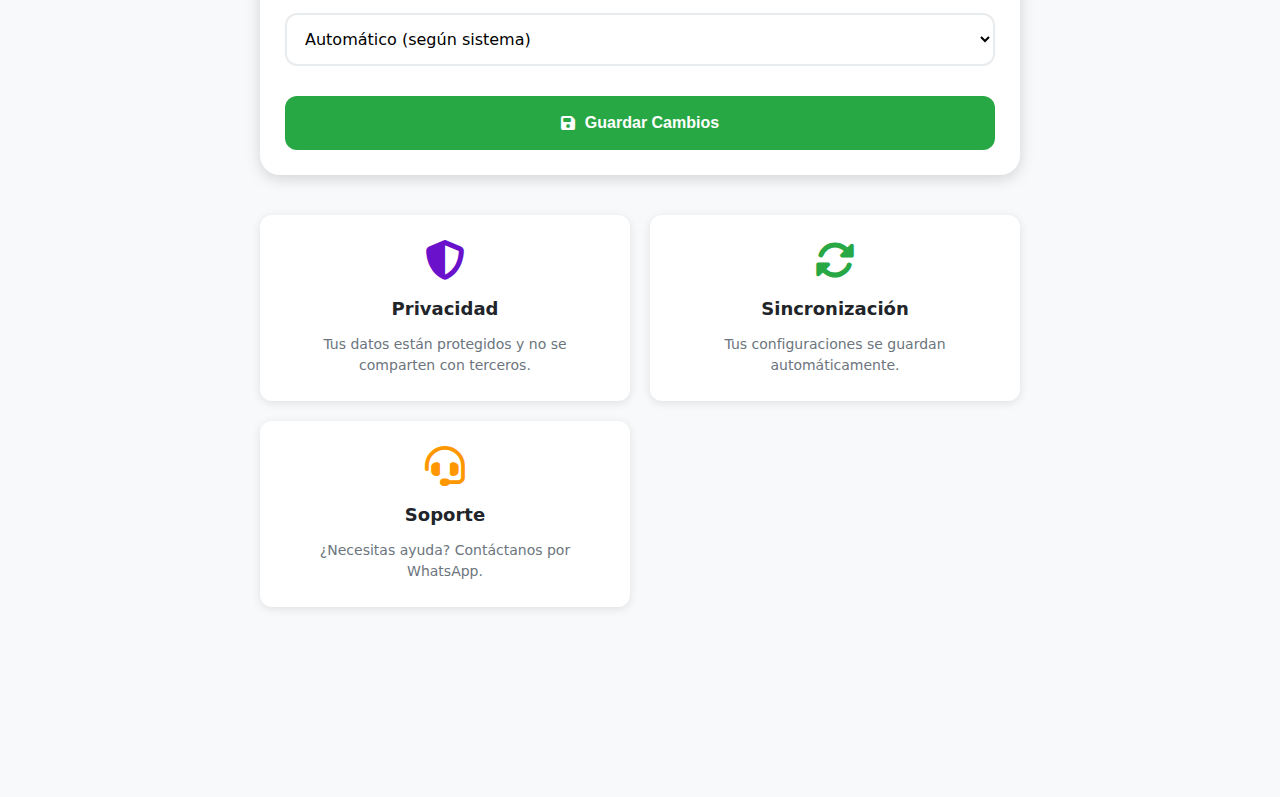
<file: cuenta.html>
<!DOCTYPE html>
<html lang="es">
<head>
    <meta charset="UTF-8">
    <meta name="viewport" content="width=device-width, initial-scale=1.0">
    <title>Mi Cuenta - MacasConecta</title>
    
    <!-- META PWA -->
    <meta name="theme-color" content="#6a11cb">
    
    <!-- Font Awesome -->
    <link rel="stylesheet" href="https://cdnjs.cloudflare.com/ajax/libs/font-awesome/6.4.0/css/all.min.css">
    
    <!-- Estilos principales -->
    <link rel="stylesheet" href="style.css">
</head>
<body>
    <!-- ENCABEZADO -->
    <header class="main-header" style="background: linear-gradient(135deg, #6a11cb, #2575fc);">
        <div class="header-content" style="justify-content: flex-start; padding-left: 20px;">
            <a href="index.html" class="btn-volver">
                <i class="fas fa-arrow-left"></i>
            </a>
            <div class="header-text" style="text-align: left;">
                <h1 class="app-title">Mi Cuenta</h1>
                <p class="app-subtitle">Administra tu perfil y accesos</p>
            </div>
        </div>
    </header>

    <!-- CONTENIDO PRINCIPAL -->
    <main class="cuenta-contenedor">
        
        <!-- PERFIL DE USUARIO -->
        <section class="perfil-usuario">
            <i class="fas fa-user-circle perfil-icono"></i>
            <h2 class="perfil-nombre">Usuario de MacasConecta</h2>
            <p class="perfil-ubicacion">
                <i class="fas fa-map-marker-alt"></i> Macas, Ecuador
            </p>
            
            <div class="perfil-estadisticas">
                <div class="estadistica-item">
                    <div class="estadistica-numero">3</div>
                    <div class="estadistica-texto">Negocios</div>
                </div>
                
                <div class="estadistica-item">
                    <div class="estadistica-numero">12</div>
                    <div class="estadistica-texto">Mensajes</div>
                </div>
                
                <div class="estadistica-item">
                    <div class="estadistica-numero">5</div>
                    <div class="estadistica-texto">Alertas</div>
                </div>
            </div>
        </section>

        <!-- CONTROL DE ACCESOS -->
        <section class="seccion-accesos">
            <h3 class="titulo-accesos">
                <i class="fas fa-key"></i> Control de Accesos
            </h3>
            <p class="descripcion-accesos">
                Gestiona los permisos de cada sección privada. Puedes cerrar sesión individualmente.
            </p>
            
            <div class="lista-accesos">
                
                <!-- ACCESO DM -->
                <div class="acceso-card">
                    <div class="acceso-info">
                        <div class="acceso-icono" style="background: #f0f2ff; color: #6a11cb;">
                            <i class="fas fa-comment-dots"></i>
                        </div>
                        <div class="acceso-detalles">
                            <h4 class="acceso-titulo">Mensajes Directos</h4>
                            <p class="acceso-descripcion">Chat privado con negocios</p>
                        </div>
                    </div>
                    <div class="acceso-estado">
                        <div id="estado-dm" class="estado-conectado">✅ Conectado</div>
                        <button onclick="cerrarSesion('dm')" class="btn-cerrar-sesion dm">
                            <i class="fas fa-lock"></i> Cerrar Sesión DM
                        </button>
                    </div>
                </div>
                
                <!-- ACCESO ALERTAS -->
                <div class="acceso-card">
                    <div class="acceso-info">
                        <div class="acceso-icono" style="background: #fff8e1; color: #ff9800;">
                            <i class="fas fa-bell"></i>
                        </div>
                        <div class="acceso-detalles">
                            <h4 class="acceso-titulo">Alertas</h4>
                            <p class="acceso-descripcion">Notificaciones importantes</p>
                        </div>
                    </div>
                    <div class="acceso-estado">
                        <div id="estado-alertas" class="estado-conectado">✅ Conectado</div>
                        <button onclick="cerrarSesion('alertas')" class="btn-cerrar-sesion alertas">
                            <i class="fas fa-lock"></i> Cerrar Sesión Alertas
                        </button>
                    </div>
                </div>
                
                <!-- ACCESO CUENTA -->
                <div class="acceso-card">
                    <div class="acceso-info">
                        <div class="acceso-icono" style="background: #e7f3ff; color: #2575fc;">
                            <i class="fas fa-user"></i>
                        </div>
                        <div class="acceso-detalles">
                            <h4 class="acceso-titulo">Mi Cuenta</h4>
                            <p class="acceso-descripcion">Perfil y configuración</p>
                        </div>
                    </div>
                    <div class="acceso-estado">
                        <div id="estado-cuenta" class="estado-conectado">✅ Conectado</div>
                        <button onclick="cerrarSesion('cuenta')" class="btn-cerrar-sesion cuenta">
                            <i class="fas fa-sign-out-alt"></i> Cerrar Sesión Total
                        </button>
                    </div>
                </div>
                
            </div>
            
            <!-- BOTÓN CERRAR TODO -->
            <div class="cerrar-todo-contenedor">
                <button onclick="cerrarTodasLasSesiones()" class="btn-cerrar-todo">
                    <i class="fas fa-power-off"></i> Cerrar Todas las Sesiones
                </button>
            </div>
            
            <p class="info-acceso">
                <i class="fas fa-info-circle"></i> Al cerrar sesión, necesitarás volver a ingresar la contraseña para acceder
            </p>
        </section>

        <!-- CONFIGURACIÓN -->
        <section class="seccion-configuracion">
            <h3 class="titulo-configuracion">
                <i class="fas fa-cog"></i> Configuración
            </h3>
            
            <form class="form-configuracion">
                <div class="config-grupo">
                    <label class="config-label">
                        <i class="fas fa-bell"></i> Notificaciones
                    </label>
                    <select class="config-select">
                        <option>Recibir todas las alertas</option>
                        <option>Solo alertas importantes</option>
                        <option>No recibir notificaciones</option>
                    </select>
                </div>
                
                <div class="config-grupo">
                    <label class="config-label">
                        <i class="fas fa-map-marker-alt"></i> Zona en Macas
                    </label>
                    <select class="config-select">
                        <option>Centro</option>
                        <option>Norte</option>
                        <option>Sur</option>
                        <option>Este</option>
                        <option>Oeste</option>
                        <option>Toda la ciudad</option>
                    </select>
                </div>
                
                <div class="config-grupo">
                    <label class="config-label">
                        <i class="fas fa-palette"></i> Tema
                    </label>
                    <select class="config-select">
                        <option>Automático (según sistema)</option>
                        <option>Claro</option>
                        <option>Oscuro</option>
                    </select>
                </div>
                
                <button type="submit" class="btn-guardar-cambios">
                    <i class="fas fa-save"></i> Guardar Cambios
                </button>
            </form>
        </section>
        
        <!-- INFORMACIÓN ADICIONAL -->
        <section class="info-adicional-cuenta">
            <div class="info-tarjeta">
                <i class="fas fa-shield-alt info-icono" style="color: #6a11cb;"></i>
                <h3>Privacidad</h3>
                <p>Tus datos están protegidos y no se comparten con terceros.</p>
            </div>
            
            <div class="info-tarjeta">
                <i class="fas fa-sync-alt info-icono" style="color: #28a745;"></i>
                <h3>Sincronización</h3>
                <p>Tus configuraciones se guardan automáticamente.</p>
            </div>
            
            <div class="info-tarjeta">
                <i class="fas fa-headset info-icono" style="color: #ff9800;"></i>
                <h3>Soporte</h3>
                <p>¿Necesitas ayuda? Contáctanos por WhatsApp.</p>
            </div>
        </section>
        
    </main>

    <!-- MENÚ INFERIOR -->
    <nav class="menu-inferior">
        <a href="index.html" class="menu-item">
            <i class="fas fa-home"></i>
            <span>Inicio</span>
        </a>
        
        <a href="mapa.html" class="menu-item">
            <i class="fas fa-map"></i>
            <span>Mapa</span>
        </a>
        
        <a href="dm.html" class="menu-item">
            <i class="fas fa-comment-dots"></i>
            <span>DM</span>
        </a>
        
        <a href="alertas.html" class="menu-item">
            <i class="fas fa-bell"></i>
            <span>Alertas</span>
        </a>
        
        <a href="cuenta.html" class="menu-item menu-activo">
            <i class="fas fa-user"></i>
            <span>Cuenta</span>
        </a>
    </nav>

    <!-- SCRIPT DE CUENTA -->
    <script>
    // Función para cerrar sesión específica
    function cerrarSesion(seccion) {
        const confirmar = confirm(`¿Estás seguro de cerrar sesión en ${seccion.toUpperCase()}?\n\nDeberás volver a ingresar la contraseña para acceder.`);
        
        if (confirmar) {
            // Remover permiso del localStorage
            localStorage.removeItem(`permiso_${seccion}`);
            
            // Actualizar estado visual
            const estadoElemento = document.getElementById(`estado-${seccion}`);
            if (estadoElemento) {
                estadoElemento.textContent = '❌ Desconectado';
                estadoElemento.className = 'estado-desconectado';
            }
            
            // Mostrar mensaje de confirmación
            alert(`✅ Sesión de ${seccion} cerrada exitosamente`);
            
            // Si es la cuenta, redirigir al inicio
            if (seccion === 'cuenta') {
                setTimeout(() => {
                    window.location.href = 'index.html';
                }, 1500);
            }
        }
    }
    
    // Función para cerrar todas las sesiones
    function cerrarTodasLasSesiones() {
        const confirmar = confirm('¿Cerrar TODAS las sesiones?\n\nSe cerrarán DM, Alertas y Cuenta. Volverás a la página de inicio.');
        
        if (confirmar) {
            // Remover todos los permisos
            ['dm', 'alertas', 'cuenta'].forEach(seccion => {
                localStorage.removeItem(`permiso_${seccion}`);
            });
            
            // Actualizar todos los estados
            ['dm', 'alertas', 'cuenta'].forEach(seccion => {
                const estadoElemento = document.getElementById(`estado-${seccion}`);
                if (estadoElemento) {
                    estadoElemento.textContent = '❌ Desconectado';
                    estadoElemento.className = 'estado-desconectado';
                }
            });
            
            // Redirigir al inicio después de 2 segundos
            setTimeout(() => {
                alert('✅ Todas las sesiones han sido cerradas');
                window.location.href = 'index.html';
            }, 1500);
        }
    }
    
    // Función para guardar configuración
    document.querySelector('.form-configuracion').addEventListener('submit', function(e) {
        e.preventDefault();
        
        // Guardar configuración en localStorage
        const notificaciones = this.querySelector('select').value;
        const zona = this.elements[1].value;
        const tema = this.elements[2].value;
        
        const configuracion = {
            notificaciones: notificaciones,
            zona: zona,
            tema: tema,
            fecha: new Date().toISOString()
        };
        
        localStorage.setItem('configuracion_usuario', JSON.stringify(configuracion));
        
        // Mostrar mensaje de confirmación
        const btn = this.querySelector('.btn-guardar-cambios');
        const textoOriginal = btn.innerHTML;
        
        btn.innerHTML = '<i class="fas fa-check"></i> ¡Guardado!';
        btn.style.background = '#28a745';
        
        setTimeout(() => {
            btn.innerHTML = textoOriginal;
            btn.style.background = '';
        }, 2000);
        
        alert('✅ Configuración guardada exitosamente');
    });
    
    // Cargar configuración guardada al iniciar
    document.addEventListener('DOMContentLoaded', function() {
        // Cargar configuración si existe
        const configGuardada = localStorage.getItem('configuracion_usuario');
        if (configGuardada) {
            const config = JSON.parse(configGuardada);
            const selects = document.querySelectorAll('.config-select');
            
            if (selects[0] && config.notificaciones) {
                selects[0].value = config.notificaciones;
            }
            if (selects[1] && config.zona) {
                selects[1].value = config.zona;
            }
            if (selects[2] && config.tema) {
                selects[2].value = config.tema;
            }
        }
        
        // Verificar estados de acceso
        ['dm', 'alertas', 'cuenta'].forEach(seccion => {
            const estado = localStorage.getItem(`permiso_${seccion}`);
            const estadoElemento = document.getElementById(`estado-${seccion}`);
            
            if (estadoElemento) {
                if (estado === 'true') {
                    estadoElemento.textContent = '✅ Conectado';
                    estadoElemento.className = 'estado-conectado';
                } else {
                    estadoElemento.textContent = '❌ Desconectado';
                    estadoElemento.className = 'estado-desconectado';
                }
            }
        });
    });
    </script>

    <!-- ESTILOS ESPECÍFICOS PARA CUENTA.HTML -->
    <style>
    /* CONTENEDOR PRINCIPAL */
    .cuenta-contenedor {
        padding: 20px;
        max-width: 800px;
        margin: 0 auto;
        padding-bottom: 100px;
    }
    
    /* BOTÓN VOLVER */
    .btn-volver {
        color: white;
        text-decoration: none;
        margin-right: 15px;
        font-size: 20px;
        display: flex;
        align-items: center;
        justify-content: center;
        width: 40px;
        height: 40px;
        border-radius: 50%;
        background: rgba(255, 255, 255, 0.2);
        transition: all 0.3s ease;
    }
    
    .btn-volver:hover {
        background: rgba(255, 255, 255, 0.3);
        transform: scale(1.1);
    }
    
    /* PERFIL DE USUARIO */
    .perfil-usuario {
        text-align: center;
        margin-bottom: 40px;
        padding: 30px 20px;
        background: linear-gradient(135deg, #f8f9ff, #eef2ff);
        border-radius: var(--radio-large);
    }
    
    .perfil-icono {
        font-size: 80px;
        color: #6a11cb;
        margin-bottom: 15px;
    }
    
    .perfil-nombre {
        color: var(--texto-oscuro);
        margin-bottom: 10px;
        font-size: 24px;
    }
    
    .perfil-ubicacion {
        color: var(--texto-claro);
        margin-bottom: 20px;
        font-size: 16px;
        display: flex;
        align-items: center;
        justify-content: center;
        gap: 8px;
    }
    
    .perfil-estadisticas {
        display: flex;
        justify-content: center;
        gap: 15px;
        flex-wrap: wrap;
    }
    
    .estadistica-item {
        background: var(--blanco);
        padding: 20px;
        border-radius: var(--radio-medium);
        min-width: 120px;
        box-shadow: var(--sombra-suave);
        transition: all 0.3s ease;
    }
    
    .estadistica-item:hover {
        transform: translateY(-3px);
        box-shadow: var(--sombra-media);
    }
    
    .estadistica-numero {
        color: #6a11cb;
        font-weight: bold;
        font-size: 28px;
        margin-bottom: 5px;
    }
    
    .estadistica-texto {
        color: var(--texto-claro);
        font-size: 14px;
    }
    
    /* SECCIÓN DE ACCESOS */
    .seccion-accesos {
        background: #f8f9ff;
        padding: 25px;
        border-radius: var(--radio-large);
        border: 2px solid #6a11cb;
        margin-bottom: 30px;
    }
    
    .titulo-accesos {
        color: #6a11cb;
        margin-bottom: 15px;
        font-size: 22px;
        display: flex;
        align-items: center;
        gap: 10px;
    }
    
    .descripcion-accesos {
        color: var(--texto-claro);
        margin-bottom: 25px;
        font-size: 14px;
        line-height: 1.5;
    }
    
    /* LISTA DE ACCESOS */
    .lista-accesos {
        background: var(--blanco);
        border-radius: var(--radio-medium);
        overflow: hidden;
        box-shadow: var(--sombra-suave);
        margin-bottom: 25px;
    }
    
    .acceso-card {
        padding: 20px;
        border-bottom: 1px solid var(--gris-medio);
        display: flex;
        justify-content: space-between;
        align-items: center;
        transition: all 0.3s ease;
    }
    
    .acceso-card:last-child {
        border-bottom: none;
    }
    
    .acceso-card:hover {
        background: #f8f9fa;
    }
    
    .acceso-info {
        display: flex;
        align-items: center;
        gap: 15px;
        flex: 1;
    }
    
    .acceso-icono {
        width: 50px;
        height: 50px;
        border-radius: var(--radio-small);
        display: flex;
        align-items: center;
        justify-content: center;
        font-size: 24px;
    }
    
    .acceso-detalles {
        flex: 1;
    }
    
    .acceso-titulo {
        margin: 0;
        color: var(--texto-oscuro);
        font-size: 18px;
    }
    
    .acceso-descripcion {
        margin: 5px 0 0;
        color: var(--texto-claro);
        font-size: 14px;
    }
    
    .acceso-estado {
        text-align: right;
    }
    
    .estado-conectado {
        color: #28a745;
        font-weight: bold;
        margin-bottom: 10px;
        font-size: 14px;
    }
    
    .estado-desconectado {
        color: #ff4757;
        font-weight: bold;
        margin-bottom: 10px;
        font-size: 14px;
    }
    
    .btn-cerrar-sesion {
        color: white;
        border: none;
        padding: 10px 20px;
        border-radius: var(--radio-small);
        font-size: 14px;
        cursor: pointer;
        display: inline-flex;
        align-items: center;
        gap: 8px;
        transition: all 0.3s ease;
    }
    
    .btn-cerrar-sesion:hover {
        transform: translateY(-2px);
        box-shadow: 0 4px 8px rgba(0,0,0,0.15);
    }
    
    .btn-cerrar-sesion.dm {
        background: #ff4757;
    }
    
    .btn-cerrar-sesion.alertas {
        background: #ff9800;
    }
    
    .btn-cerrar-sesion.cuenta {
        background: #2575fc;
    }
    
    /* CERRAR TODO */
    .cerrar-todo-contenedor {
        text-align: center;
        margin-top: 25px;
    }
    
    .btn-cerrar-todo {
        background: var(--gris-oscuro);
        color: white;
        border: none;
        padding: 15px 30px;
        border-radius: var(--radio-medium);
        font-size: 16px;
        cursor: pointer;
        display: inline-flex;
        align-items: center;
        gap: 10px;
        transition: all 0.3s ease;
    }
    
    .btn-cerrar-todo:hover {
        background: #495057;
        transform: translateY(-2px);
        box-shadow: 0 4px 12px rgba(0,0,0,0.2);
    }
    
    .info-acceso {
        color: var(--texto-claro);
        font-size: 12px;
        text-align: center;
        margin-top: 20px;
        display: flex;
        align-items: center;
        justify-content: center;
        gap: 8px;
    }
    
    /* CONFIGURACIÓN */
    .seccion-configuracion {
        background: var(--blanco);
        padding: 25px;
        border-radius: var(--radio-large);
        box-shadow: var(--sombra-media);
        margin-bottom: 40px;
    }
    
    .titulo-configuracion {
        color: var(--texto-oscuro);
        margin-bottom: 25px;
        font-size: 22px;
        display: flex;
        align-items: center;
        gap: 10px;
    }
    
    .form-configuracion {
        display: grid;
        gap: 20px;
    }
    
    .config-grupo {
        display: flex;
        flex-direction: column;
    }
    
    .config-label {
        display: block;
        margin-bottom: 10px;
        color: var(--texto-oscuro);
        font-weight: 600;
        font-size: 16px;
        display: flex;
        align-items: center;
        gap: 10px;
    }
    
    .config-select {
        width: 100%;
        padding: 14px;
        border: 2px solid var(--gris-medio);
        border-radius: var(--radio-medium);
        font-size: 16px;
        font-family: inherit;
        background: var(--blanco);
        cursor: pointer;
        transition: all 0.3s ease;
    }
    
    .config-select:focus {
        border-color: #6a11cb;
        outline: none;
        box-shadow: 0 0 0 3px rgba(106, 17, 203, 0.1);
    }
    
    .btn-guardar-cambios {
        background: #28a745;
        color: white;
        border: none;
        padding: 18px;
        border-radius: var(--radio-medium);
        font-size: 16px;
        cursor: pointer;
        display: flex;
        align-items: center;
        justify-content: center;
        gap: 10px;
        font-weight: bold;
        transition: all 0.3s ease;
        margin-top: 10px;
    }
    
    .btn-guardar-cambios:hover {
        background: #218838;
        transform: translateY(-2px);
        box-shadow: 0 4px 12px rgba(40, 167, 69, 0.3);
    }
    
    /* INFORMACIÓN ADICIONAL */
    .info-adicional-cuenta {
        display: grid;
        grid-template-columns: repeat(auto-fit, minmax(250px, 1fr));
        gap: 20px;
        margin-top: 40px;
    }
    
    .info-tarjeta {
        background: var(--blanco);
        padding: 25px;
        border-radius: var(--radio-medium);
        text-align: center;
        box-shadow: var(--sombra-suave);
        transition: all 0.3s ease;
    }
    
    .info-tarjeta:hover {
        transform: translateY(-5px);
        box-shadow: var(--sombra-media);
    }
    
    .info-icono {
        font-size: 40px;
        margin-bottom: 15px;
    }
    
    .info-tarjeta h3 {
        color: var(--texto-oscuro);
        margin-bottom: 10px;
        font-size: 18px;
    }
    
    .info-tarjeta p {
        color: var(--texto-claro);
        font-size: 14px;
        line-height: 1.5;
    }
    
    /* RESPONSIVE */
    @media (max-width: 768px) {
        .cuenta-contenedor {
            padding: 15px;
            padding-bottom: 90px;
        }
        
        .perfil-icono {
            font-size: 60px;
        }
        
        .perfil-nombre {
            font-size: 20px;
        }
        
        .acceso-card {
            flex-direction: column;
            gap: 15px;
            align-items: flex-start;
        }
        
        .acceso-estado {
            width: 100%;
            text-align: left;
        }
        
        .info-adicional-cuenta {
            grid-template-columns: 1fr;
        }
        
        .estadistica-item {
            min-width: 100px;
            padding: 15px;
        }
    }
    
    @media (max-width: 480px) {
        .titulo-accesos, .titulo-configuracion {
            font-size: 20px;
        }
        
        .btn-cerrar-sesion, .btn-cerrar-todo, .btn-guardar-cambios {
            padding: 12px 20px;
            font-size: 14px;
        }
        
        .estadistica-numero {
            font-size: 24px;
        }
        
        .config-select {
            padding: 12px;
        }
    }
    </style>
</body>
</html>
</file>
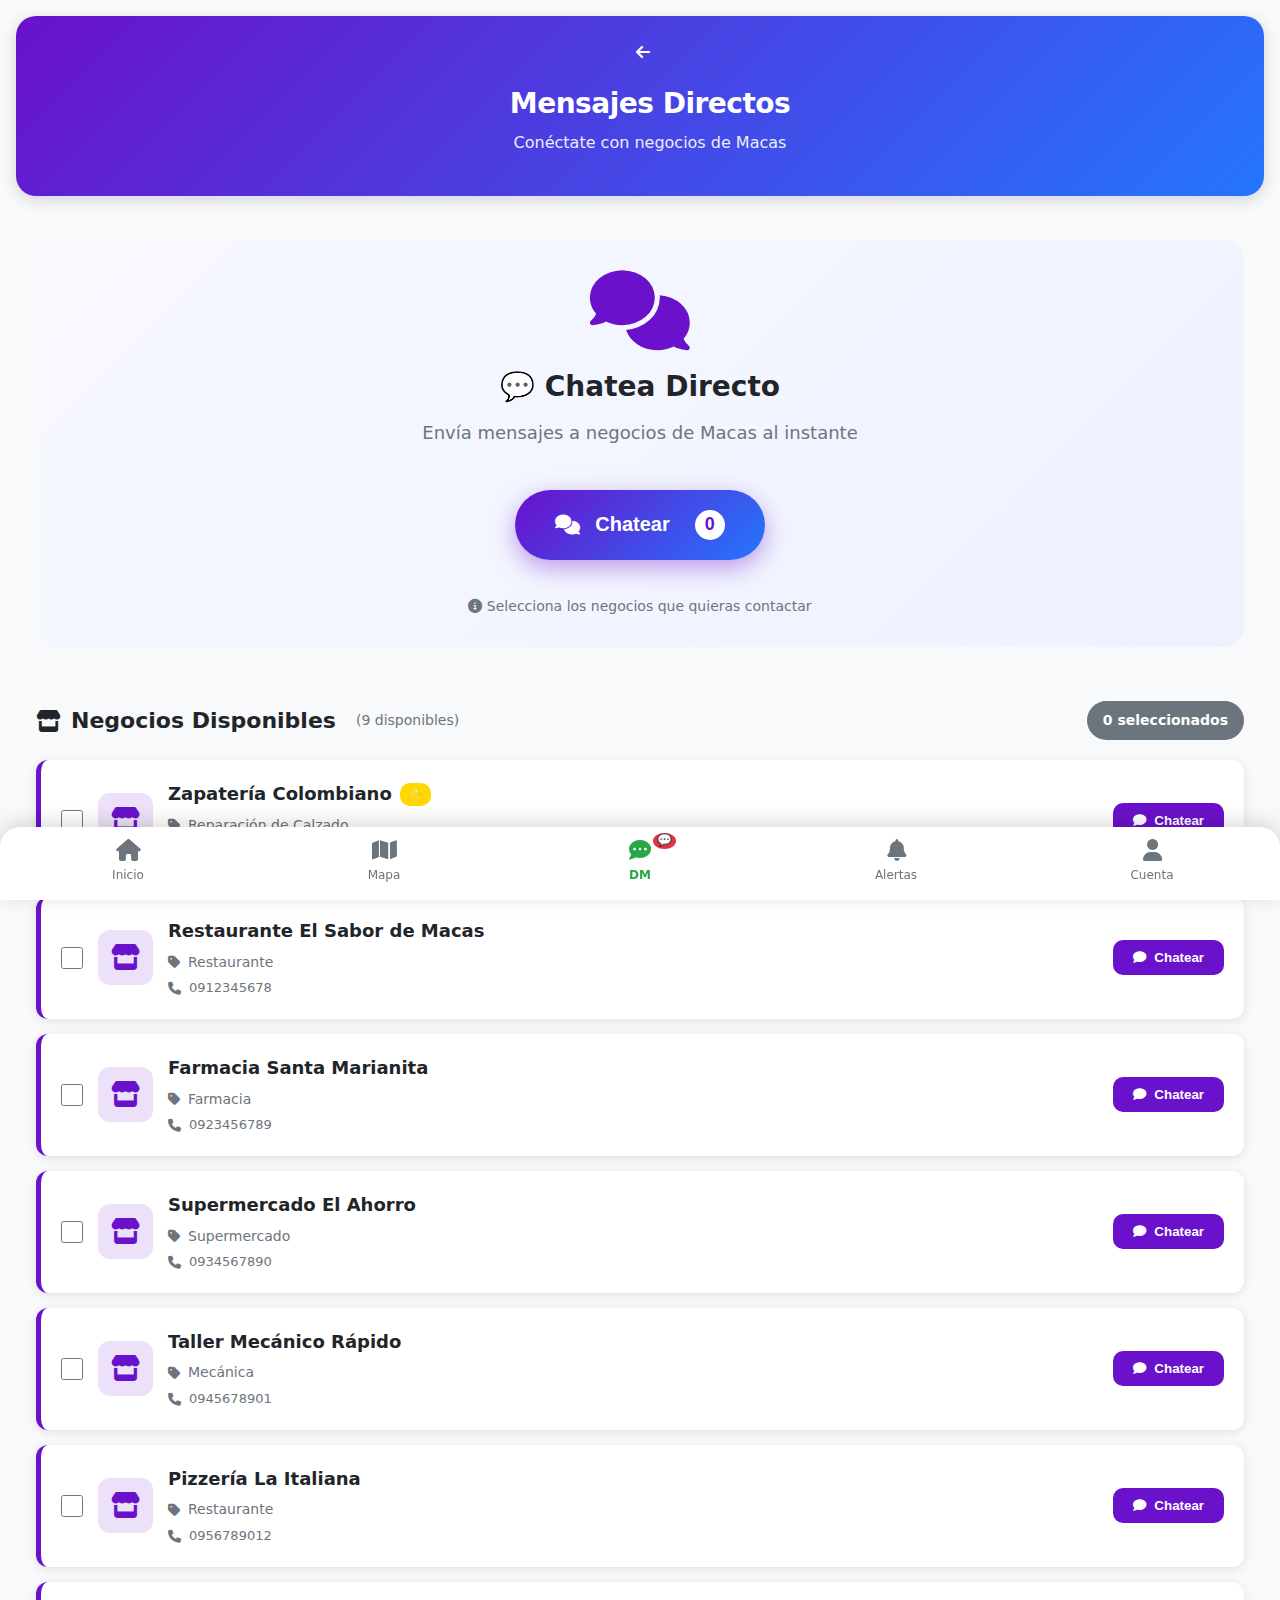
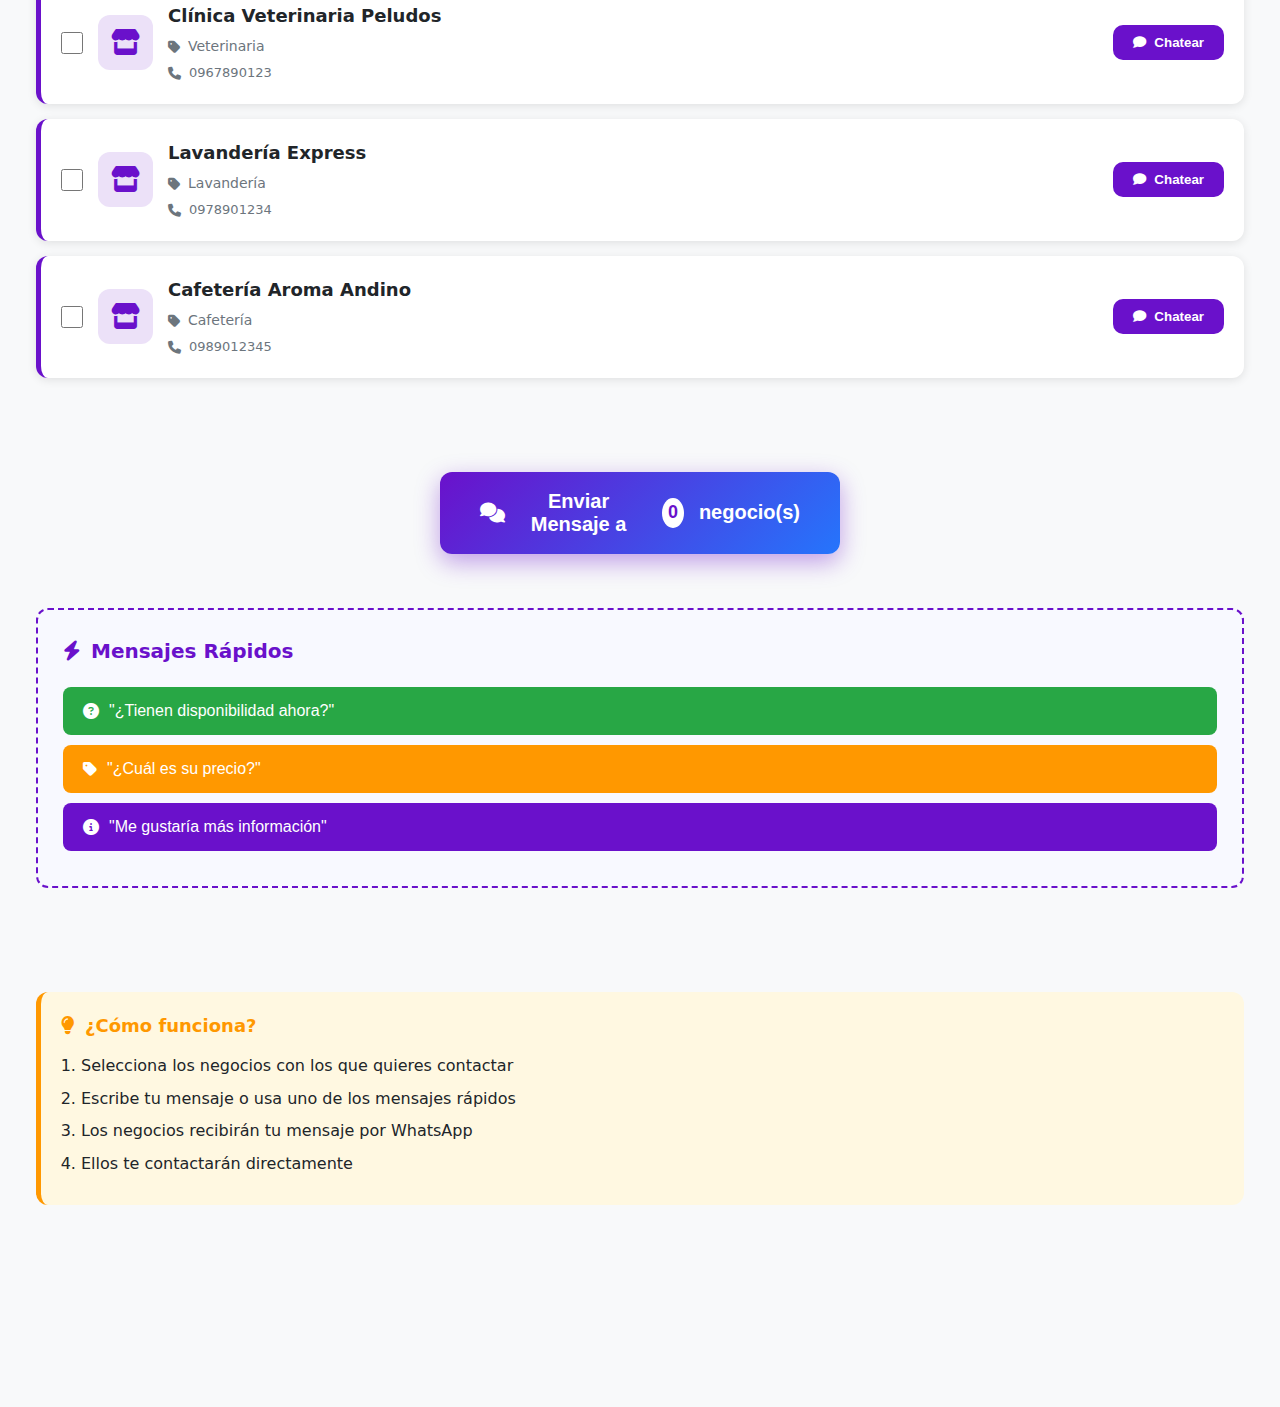
<file: dm.html>
<!DOCTYPE html>
<html lang="es">
<head>
    <meta charset="UTF-8">
    <meta name="viewport" content="width=device-width, initial-scale=1.0">
    <title>Mensajes Directos - MacasConecta</title>
    
    <!-- META PWA -->
    <meta name="theme-color" content="#6a11cb">
    
    <!-- Font Awesome -->
    <link rel="stylesheet" href="https://cdnjs.cloudflare.com/ajax/libs/font-awesome/6.4.0/css/all.min.css">
    
    <!-- Estilos principales -->
    <link rel="stylesheet" href="style.css">
</head>
<body>
    <!-- ENCABEZADO -->
    <header class="main-header" style="background: linear-gradient(135deg, #6a11cb, #2575fc);">
        <div class="header-content" style="justify-content: flex-start; padding-left: 20px;">
            <a href="index.html" style="color: white; text-decoration: none; margin-right: 15px;">
                <i class="fas fa-arrow-left"></i>
            </a>
            <div class="header-text" style="text-align: left;">
                <h1 class="app-title">Mensajes Directos</h1>
                <p class="app-subtitle">Conéctate con negocios de Macas</p>
            </div>
        </div>
    </header>

    <!-- CONTENIDO PRINCIPAL -->
    <main class="lista-negocios" style="padding: 20px; padding-bottom: 100px;">
        
        <!-- HERO SECTION -->
        <section class="hero-dm">
            <div class="hero-content">
                <i class="fas fa-comments hero-icon"></i>
                <h1 class="hero-title">💬 Chatea Directo</h1>
                <p class="hero-subtitle">Envía mensajes a negocios de Macas al instante</p>
                
                <button onclick="chatearConTodos()" class="btn-hero">
                    <i class="fas fa-comments"></i>
                    Chatear 
                    <span id="contador-chatear-grande" class="contador-hero">0</span>
                </button>
                
                <p class="hero-info">
                    <i class="fas fa-info-circle"></i> Selecciona los negocios que quieras contactar
                </p>
            </div>
        </section>

        <!-- SECCIÓN DE NEGOCIOS -->
        <section class="seccion-negocios-dm">
            <div class="seccion-header">
                <h2 class="seccion-titulo">
                    <i class="fas fa-store"></i> Negocios Disponibles
                    <small class="seccion-subtitulo">
                        (<span id="total-negocios">0</span> disponibles)
                    </small>
                </h2>
                <span id="contador-negocios" class="contador-seccion">
                    0 seleccionados
                </span>
            </div>
            
            <!-- LISTA DE NEGOCIOS -->
            <div id="lista-negocios-dm" class="lista-negocios-dm">
                <!-- Los negocios se cargan dinámicamente aquí -->
            </div>
        </section>

        <!-- BOTÓN CHATEAR FIJO -->
        <div class="boton-chatear-fijo">
            <button onclick="chatearConTodos()" class="btn-chatear-grande">
                <i class="fas fa-comments"></i>
                Enviar Mensaje a 
                <span id="contador-chatear" class="contador-chatear">0</span>
                negocio(s)
            </button>
        </div>

        <!-- MENSAJES RÁPIDOS -->
        <section class="seccion-rapida">
            <h3 class="titulo-rapido">
                <i class="fas fa-bolt"></i> Mensajes Rápidos
            </h3>
            
            <button onclick="enviarMensajePredeterminado('disponibilidad')" class="btn-rapido btn-rapido-verde">
                <i class="fas fa-question-circle"></i>
                "¿Tienen disponibilidad ahora?"
            </button>
            
            <button onclick="enviarMensajePredeterminado('precio')" class="btn-rapido btn-rapido-naranja">
                <i class="fas fa-tag"></i>
                "¿Cuál es su precio?"
            </button>
            
            <button onclick="enviarMensajePredeterminado('info')" class="btn-rapido btn-rapido-morado">
                <i class="fas fa-info-circle"></i>
                "Me gustaría más información"
            </button>
        </section>
        
        <!-- INSTRUCCIONES -->
        <section class="instrucciones-dm">
            <h4 class="titulo-instrucciones">
                <i class="fas fa-lightbulb"></i> ¿Cómo funciona?
            </h4>
            <ol class="lista-instrucciones">
                <li>Selecciona los negocios con los que quieres contactar</li>
                <li>Escribe tu mensaje o usa uno de los mensajes rápidos</li>
                <li>Los negocios recibirán tu mensaje por WhatsApp</li>
                <li>Ellos te contactarán directamente</li>
            </ol>
        </section>
        
    </main>

    <!-- MENÚ INFERIOR -->
    <nav class="menu-inferior">
        <a href="index.html" class="menu-item">
            <i class="fas fa-home"></i>
            <span>Inicio</span>
        </a>
        
        <a href="mapa.html" class="menu-item">
            <i class="fas fa-map"></i>
            <span>Mapa</span>
        </a>
        
        <a href="dm.html" class="menu-item menu-activo">
            <i class="fas fa-comment-dots"></i>
            <span>DM</span>
            <span id="dm-icono" class="dm-notificacion">💬</span>
        </a>
        
        <a href="alertas.html" class="menu-item">
            <i class="fas fa-bell"></i>
            <span>Alertas</span>
        </a>
        
        <a href="cuenta.html" class="menu-item">
            <i class="fas fa-user"></i>
            <span>Cuenta</span>
        </a>
    </nav>

    <!-- SCRIPTS -->
    <script src="negocios.js"></script>
    <script src="script.js"></script>
    
    <!-- SCRIPT DE DM -->
    <script>
    // Array de negocios (se carga desde negocios.js)
    let negociosDM = [];

    // CARGAR NEGOCIOS EN LA LISTA
    function cargarNegociosDM() {
        // Obtener negocios desde negocios.js
        if (typeof window.negociosMacas !== 'undefined') {
            negociosDM = window.negociosMacas.map(negocio => ({
                id: negocio.id,
                nombre: negocio.nombre,
                categoria: negocio.categoria,
                telefono: negocio.telefono || '',
                icono: 'fas fa-store',
                color: '#6a11cb',
                seleccionado: false,
                featured: negocio.fundador || false
            }));
        } else {
            // Datos de ejemplo si no hay negocios.js
            negociosDM = [
                {
                    id: 1,
                    nombre: "Zapatería Colombiano",
                    categoria: "Reparación de Calzado",
                    telefono: "0981342236",
                    icono: "fas fa-shoe-prints",
                    color: "#28a745",
                    seleccionado: false,
                    featured: true
                },
                {
                    id: 2,
                    nombre: "Restaurante El Sabor de Macas",
                    categoria: "Restaurante",
                    telefono: "0912345678",
                    icono: "fas fa-utensils",
                    color: "#dc3545",
                    seleccionado: false,
                    featured: false
                },
                {
                    id: 3,
                    nombre: "Farmacia Santa Marianita",
                    categoria: "Farmacia",
                    telefono: "0923456789",
                    icono: "fas fa-pills",
                    color: "#007bff",
                    seleccionado: false,
                    featured: false
                }
            ];
        }
        
        const contenedor = document.getElementById('lista-negocios-dm');
        const contador = document.getElementById('contador-negocios');
        const contadorChat = document.getElementById('contador-chatear');
        const contadorGrande = document.getElementById('contador-chatear-grande');
        const totalNegocios = document.getElementById('total-negocios');
        
        if (!contenedor) return;
        
        contenedor.innerHTML = '';
        let totalSeleccionados = 0;
        
        // Actualizar total
        if (totalNegocios) {
            totalNegocios.textContent = negociosDM.length;
        }
        
        negociosDM.forEach(negocio => {
            totalSeleccionados += negocio.seleccionado ? 1 : 0;
            
            const negocioHTML = `
                <div class="tarjeta-negocio-dm" data-id="${negocio.id}">
                    <div class="dm-negocio-content">
                        <input type="checkbox" 
                               id="negocio-${negocio.id}" 
                               ${negocio.seleccionado ? 'checked' : ''}
                               onchange="toggleNegocio(${negocio.id})"
                               class="dm-checkbox">
                        
                        <div class="dm-icono" style="background: ${negocio.color}20; color: ${negocio.color}">
                            <i class="${negocio.icono}"></i>
                        </div>
                        
                        <div class="dm-info">
                            <h3 class="dm-nombre">
                                ${negocio.nombre}
                                ${negocio.featured ? '<span class="dm-badge">⭐</span>' : ''}
                            </h3>
                            <p class="dm-categoria">
                                <i class="fas fa-tag"></i> ${negocio.categoria}
                            </p>
                            <p class="dm-telefono">
                                <i class="fas fa-phone"></i> ${negocio.telefono || 'Sin teléfono'}
                            </p>
                        </div>
                    </div>
                    
                    <div class="dm-acciones">
                        <button onclick="abrirChatIndividual(${negocio.id})" class="btn-chatear-individual">
                            <i class="fas fa-comment"></i> Chatear
                        </button>
                    </div>
                </div>
            `;
            contenedor.innerHTML += negocioHTML;
        });
        
        // Actualizar contadores
        if (contador) {
            contador.textContent = `${totalSeleccionados} seleccionados`;
            contador.style.background = totalSeleccionados > 0 ? '#28a745' : '#6c757d';
        }
        
        if (contadorChat) {
            contadorChat.textContent = totalSeleccionados;
        }
        
        if (contadorGrande) {
            contadorGrande.textContent = totalSeleccionados;
        }
    }

    // FUNCIONES BÁSICAS
    function toggleNegocio(id) {
        const negocio = negociosDM.find(n => n.id === id);
        if (negocio) {
            negocio.seleccionado = !negocio.seleccionado;
            cargarNegociosDM();
        }
    }

    function chatearConTodos() {
        const negociosSeleccionados = negociosDM.filter(n => n.seleccionado);
        
        if (negociosSeleccionados.length === 0) {
            alert("⚠️ Por favor, selecciona al menos un negocio para enviar mensaje.");
            return;
        }
        
        const mensaje = prompt(`📤 Escribe tu mensaje para ${negociosSeleccionados.length} negocio(s):`, 
                              "Hola, estoy interesado en sus servicios. ¿Podrían contactarme?");
        
        if (mensaje) {
            // Simular envío a WhatsApp
            negociosSeleccionados.forEach(negocio => {
                console.log(`Enviando a ${negocio.nombre} (${negocio.telefono}): ${mensaje}`);
            });
            
            // Abrir WhatsApp con el primer negocio
            const primerNegocio = negociosSeleccionados[0];
            if (primerNegocio.telefono) {
                const whatsappLink = `https://wa.me/593${primerNegocio.telefono.replace(/\D/g, '')}?text=${encodeURIComponent(mensaje)}`;
                window.open(whatsappLink, '_blank');
            }
            
            alert(`✅ MENSAJES ENVIADOS\n\n• A ${negociosSeleccionados.length} negocio(s)\n• Ellos te contactarán pronto por WhatsApp`);
        }
    }

    function abrirChatIndividual(idNegocio) {
        const negocio = negociosDM.find(n => n.id === idNegocio);
        if (negocio) {
            const mensaje = prompt(`💬 Escribe tu mensaje para ${negocio.nombre}:`, 
                                  `Hola ${negocio.nombre}, me gustaría saber más sobre ${negocio.categoria.toLowerCase()}.`);
            if (mensaje && negocio.telefono) {
                const whatsappLink = `https://wa.me/593${negocio.telefono.replace(/\D/g, '')}?text=${encodeURIComponent(mensaje)}`;
                
                if (confirm(`¿Enviar mensaje a ${negocio.nombre}?`)) {
                    window.open(whatsappLink, '_blank');
                }
            }
        }
    }

    function enviarMensajePredeterminado(tipo = 'disponibilidad') {
        const mensajes = {
            disponibilidad: "¿Tienen disponibilidad ahora?",
            precio: "¿Cuál es su precio?",
            info: "Me gustaría más información sobre sus servicios/productos."
        };
        
        const mensaje = mensajes[tipo] || "Hola, me gustaría información.";
        const negociosSeleccionados = negociosDM.filter(n => n.seleccionado);
        
        if (negociosSeleccionados.length === 0) {
            alert("⚠️ Selecciona al menos un negocio primero.");
            return;
        }
        
        // Abrir WhatsApp con el primer negocio seleccionado
        const primerNegocio = negociosSeleccionados[0];
        if (primerNegocio.telefono) {
            const whatsappLink = `https://wa.me/593${primerNegocio.telefono.replace(/\D/g, '')}?text=${encodeURIComponent(mensaje)}`;
            window.open(whatsappLink, '_blank');
        }
        
        alert(`✅ Mensaje enviado a ${negociosSeleccionados.length} negocio(s)`);
    }

    // Cargar negocios al iniciar
    document.addEventListener('DOMContentLoaded', function() {
        cargarNegociosDM();
    });
    </script>

    <!-- ESTILOS ESPECÍFICOS PARA DM -->
    <style>
    /* HERO SECTION */
    .hero-dm {
        background: linear-gradient(135deg, #f8f9ff, #eef2ff);
        border-radius: var(--radio-large);
        padding: 30px 20px;
        text-align: center;
        margin-bottom: 30px;
    }
    
    .hero-icon {
        font-size: 80px;
        color: #6a11cb;
        margin-bottom: 15px;
    }
    
    .hero-title {
        color: var(--texto-oscuro);
        margin-bottom: 10px;
        font-size: 28px;
    }
    
    .hero-subtitle {
        color: var(--texto-claro);
        margin-bottom: 25px;
        font-size: 18px;
        line-height: 1.4;
    }
    
    .btn-hero {
        background: linear-gradient(135deg, #6a11cb, #2575fc);
        color: white;
        border: none;
        padding: 20px 40px;
        border-radius: 50px;
        font-size: 20px;
        font-weight: bold;
        margin: 20px 0;
        cursor: pointer;
        display: inline-flex;
        align-items: center;
        gap: 15px;
        box-shadow: 0 8px 25px rgba(106, 17, 203, 0.4);
        transition: all 0.3s ease;
    }
    
    .btn-hero:hover {
        transform: scale(1.05);
        box-shadow: 0 10px 30px rgba(106, 17, 203, 0.5);
    }
    
    .contador-hero {
        background: white;
        color: #6a11cb;
        width: 30px;
        height: 30px;
        border-radius: 50%;
        display: inline-flex;
        align-items: center;
        justify-content: center;
        margin-left: 10px;
        font-size: 18px;
        font-weight: bold;
    }
    
    .hero-info {
        color: var(--texto-claro);
        font-size: 14px;
        margin-top: 15px;
    }
    
    /* SECCIÓN NEGOCIOS */
    .seccion-negocios-dm {
        margin-bottom: 40px;
    }
    
    .seccion-header {
        display: flex;
        justify-content: space-between;
        align-items: center;
        margin-bottom: 20px;
    }
    
    .seccion-titulo {
        color: var(--texto-oscuro);
        margin: 0;
        font-size: 22px;
        display: flex;
        align-items: center;
        gap: 10px;
    }
    
    .seccion-subtitulo {
        font-size: 14px;
        color: var(--texto-claro);
        margin-left: 10px;
        font-weight: normal;
    }
    
    .contador-seccion {
        background: var(--gris-oscuro);
        color: white;
        padding: 8px 16px;
        border-radius: 20px;
        font-weight: bold;
        font-size: 14px;
    }
    
    /* LISTA DE NEGOCIOS DM */
    .lista-negocios-dm {
        display: flex;
        flex-direction: column;
        gap: 15px;
    }
    
    .tarjeta-negocio-dm {
        background: var(--blanco);
        border-radius: var(--radio-medium);
        padding: 20px;
        box-shadow: var(--sombra-suave);
        display: flex;
        align-items: center;
        justify-content: space-between;
        transition: all 0.3s ease;
        border-left: 5px solid #6a11cb;
    }
    
    .tarjeta-negocio-dm:hover {
        transform: translateY(-3px);
        box-shadow: var(--sombra-media);
    }
    
    .dm-negocio-content {
        display: flex;
        align-items: center;
        gap: 15px;
        flex: 1;
    }
    
    .dm-checkbox {
        width: 22px;
        height: 22px;
        cursor: pointer;
        accent-color: #6a11cb;
    }
    
    .dm-icono {
        width: 55px;
        height: 55px;
        border-radius: var(--radio-medium);
        display: flex;
        align-items: center;
        justify-content: center;
        font-size: 26px;
    }
    
    .dm-info {
        flex: 1;
    }
    
    .dm-nombre {
        margin: 0;
        color: var(--texto-oscuro);
        font-size: 18px;
        display: flex;
        align-items: center;
        gap: 8px;
    }
    
    .dm-badge {
        background: #ffd700;
        color: #333;
        padding: 2px 8px;
        border-radius: 10px;
        font-size: 12px;
        font-weight: bold;
    }
    
    .dm-categoria {
        margin: 5px 0;
        color: var(--texto-claro);
        font-size: 14px;
        display: flex;
        align-items: center;
        gap: 8px;
    }
    
    .dm-telefono {
        margin: 0;
        color: var(--texto-claro);
        font-size: 13px;
        display: flex;
        align-items: center;
        gap: 8px;
    }
    
    .dm-acciones {
        text-align: right;
    }
    
    .btn-chatear-individual {
        background: #6a11cb;
        color: white;
        border: none;
        padding: 10px 20px;
        border-radius: 10px;
        cursor: pointer;
        font-weight: bold;
        display: flex;
        align-items: center;
        gap: 8px;
        transition: all 0.3s ease;
    }
    
    .btn-chatear-individual:hover {
        opacity: 0.9;
        transform: scale(1.05);
    }
    
    /* BOTÓN CHATEAR FIJO */
    .boton-chatear-fijo {
        margin: 30px 0;
        text-align: center;
    }
    
    .btn-chatear-grande {
        background: linear-gradient(135deg, #6a11cb, #2575fc);
        color: white;
        border: none;
        padding: 18px 40px;
        border-radius: var(--radio-medium);
        font-size: 20px;
        font-weight: bold;
        cursor: pointer;
        display: inline-flex;
        align-items: center;
        gap: 15px;
        box-shadow: 0 8px 25px rgba(106, 17, 203, 0.4);
        transition: all 0.3s ease;
        width: 100%;
        max-width: 400px;
        justify-content: center;
    }
    
    .btn-chatear-grande:hover {
        transform: scale(1.05);
    }
    
    .contador-chatear {
        background: white;
        color: #6a11cb;
        width: 30px;
        height: 30px;
        border-radius: 50%;
        display: flex;
        align-items: center;
        justify-content: center;
        margin-left: 10px;
        font-size: 18px;
        font-weight: bold;
    }
    
    /* MENSAJES RÁPIDOS */
    .seccion-rapida {
        background: #f8f9ff;
        padding: 25px;
        border-radius: var(--radio-medium);
        border: 2px dashed #6a11cb;
        margin-bottom: 40px;
    }
    
    .titulo-rapido {
        color: #6a11cb;
        margin-bottom: 20px;
        font-size: 20px;
        display: flex;
        align-items: center;
        gap: 10px;
    }
    
    .btn-rapido {
        color: white;
        border: none;
        padding: 15px 20px;
        border-radius: var(--radio-small);
        font-size: 16px;
        cursor: pointer;
        display: flex;
        align-items: center;
        gap: 10px;
        margin: 10px 0;
        width: 100%;
        transition: all 0.3s ease;
    }
    
    .btn-rapido:hover {
        transform: translateY(-2px);
        box-shadow: 0 4px 8px rgba(0,0,0,0.1);
    }
    
    .btn-rapido-verde {
        background: var(--verde-macas);
    }
    
    .btn-rapido-naranja {
        background: #ff9800;
    }
    
    .btn-rapido-morado {
        background: #6a11cb;
    }
    
    /* INSTRUCCIONES */
    .instrucciones-dm {
        background: #fff8e1;
        padding: 20px;
        border-radius: var(--radio-medium);
        border-left: 5px solid #ff9800;
        margin-top: 40px;
    }
    
    .titulo-instrucciones {
        color: #ff9800;
        margin-top: 0;
        margin-bottom: 15px;
        font-size: 18px;
        display: flex;
        align-items: center;
        gap: 10px;
    }
    
    .lista-instrucciones {
        color: var(--texto-oscuro);
        margin-bottom: 0;
        padding-left: 20px;
    }
    
    .lista-instrucciones li {
        margin-bottom: 10px;
        line-height: 1.4;
    }
    
    /* RESPONSIVE */
    @media (max-width: 768px) {
        .hero-title {
            font-size: 24px;
        }
        
        .hero-subtitle {
            font-size: 16px;
        }
        
        .btn-hero {
            padding: 15px 30px;
            font-size: 18px;
        }
        
        .tarjeta-negocio-dm {
            flex-direction: column;
            gap: 15px;
            align-items: stretch;
        }
        
        .dm-negocio-content {
            width: 100%;
        }
        
        .dm-acciones {
            width: 100%;
            text-align: center;
        }
        
        .btn-chatear-individual {
            width: 100%;
            justify-content: center;
        }
        
        .btn-chatear-grande {
            font-size: 18px;
            padding: 15px 30px;
        }
    }
    
    @media (max-width: 480px) {
        .hero-icon {
            font-size: 60px;
        }
        
        .seccion-header {
            flex-direction: column;
            align-items: flex-start;
            gap: 10px;
        }
        
        .contador-seccion {
            align-self: flex-start;
        }
    }
    </style>
</body>
</html>
</file>
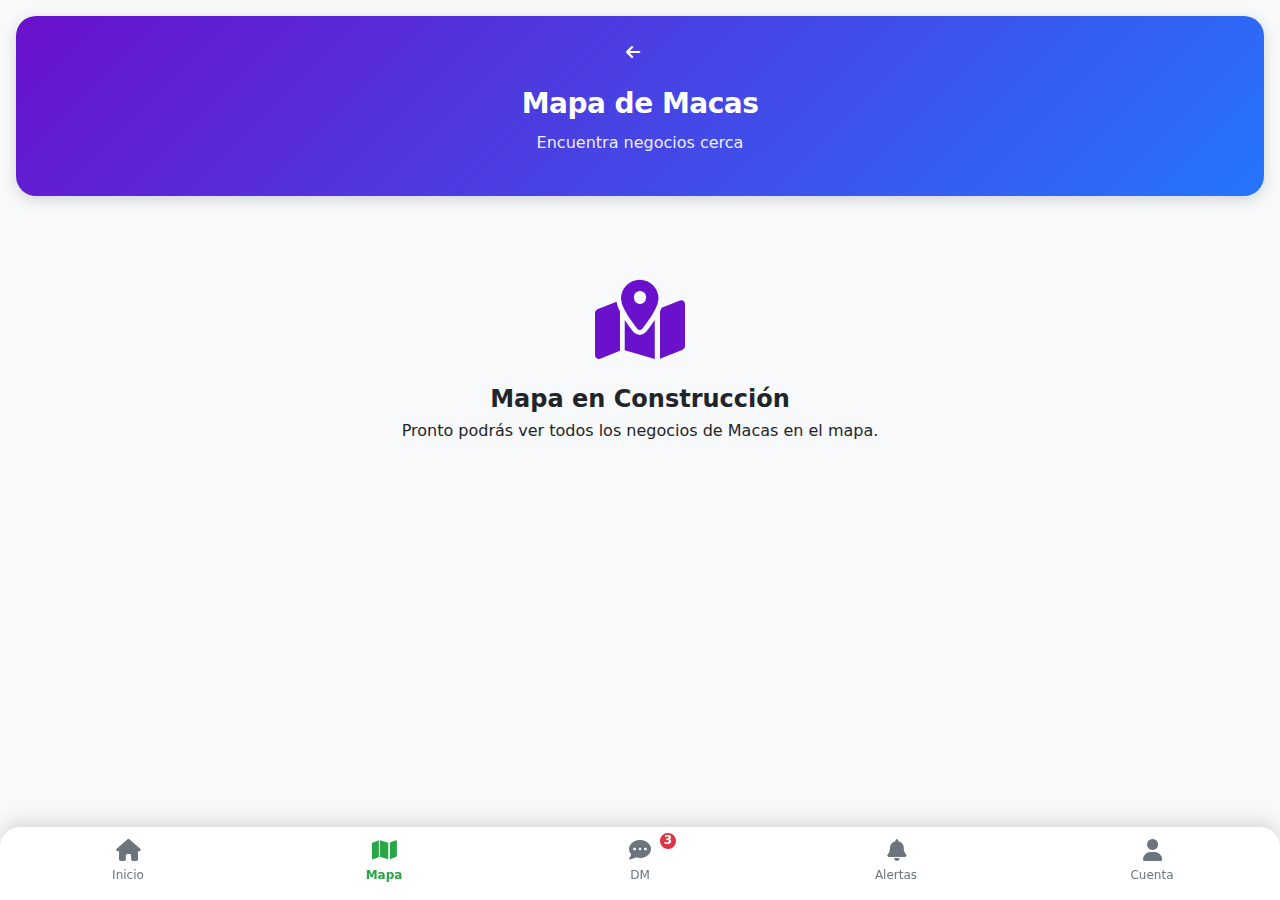
<file: mapa.html>
<!DOCTYPE html>
<html lang="es">
<head>
    <meta charset="UTF-8">
    <meta name="viewport" content="width=device-width, initial-scale=1.0">
    <title>Mapa - MacasConecta</title>
    <link rel="stylesheet" href="https://cdnjs.cloudflare.com/ajax/libs/font-awesome/6.4.0/css/all.min.css">
    <link rel="stylesheet" href="style.css">
</head>
<body>
    <header class="main-header" style="background: linear-gradient(135deg, #6a11cb, #2575fc);">
        <div class="header-content">
            <a href="index.html" style="color: white; text-decoration: none; margin-right: 15px;">
                <i class="fas fa-arrow-left"></i>
            </a>
            <div class="header-text">
                <h1 class="app-title">Mapa de Macas</h1>
                <p class="app-subtitle">Encuentra negocios cerca</p>
            </div>
        </div>
    </header>
    
    <main style="padding: 20px; text-align: center;">
        <div style="margin: 40px 0;">
            <i class="fas fa-map-marked-alt" style="font-size: 80px; color: #6a11cb; margin-bottom: 20px;"></i>
            <h2>Mapa en Construcción</h2>
            <p>Pronto podrás ver todos los negocios de Macas en el mapa.</p>
        </div>
    </main>

    <!-- MENÚ INFERIOR -->
    <nav class="menu-inferior">
        <a href="index.html" class="menu-item">
            <i class="fas fa-home"></i>
            <span>Inicio</span>
        </a>
        
        <a href="mapa.html" class="menu-item menu-activo">
            <i class="fas fa-map"></i>
            <span>Mapa</span>
        </a>
        
        <a href="dm.html" class="menu-item">
            <i class="fas fa-comment-dots"></i>
            <span>DM</span>
            <span class="dm-notificacion">3</span>
        </a>
        
        <a href="alertas.html" class="menu-item">
            <i class="fas fa-bell"></i>
            <span>Alertas</span>
        </a>
        
        <a href="cuenta.html" class="menu-item">
            <i class="fas fa-user"></i>
            <span>Cuenta</span>
        </a>
    </nav>
</body>
</html>
</file>
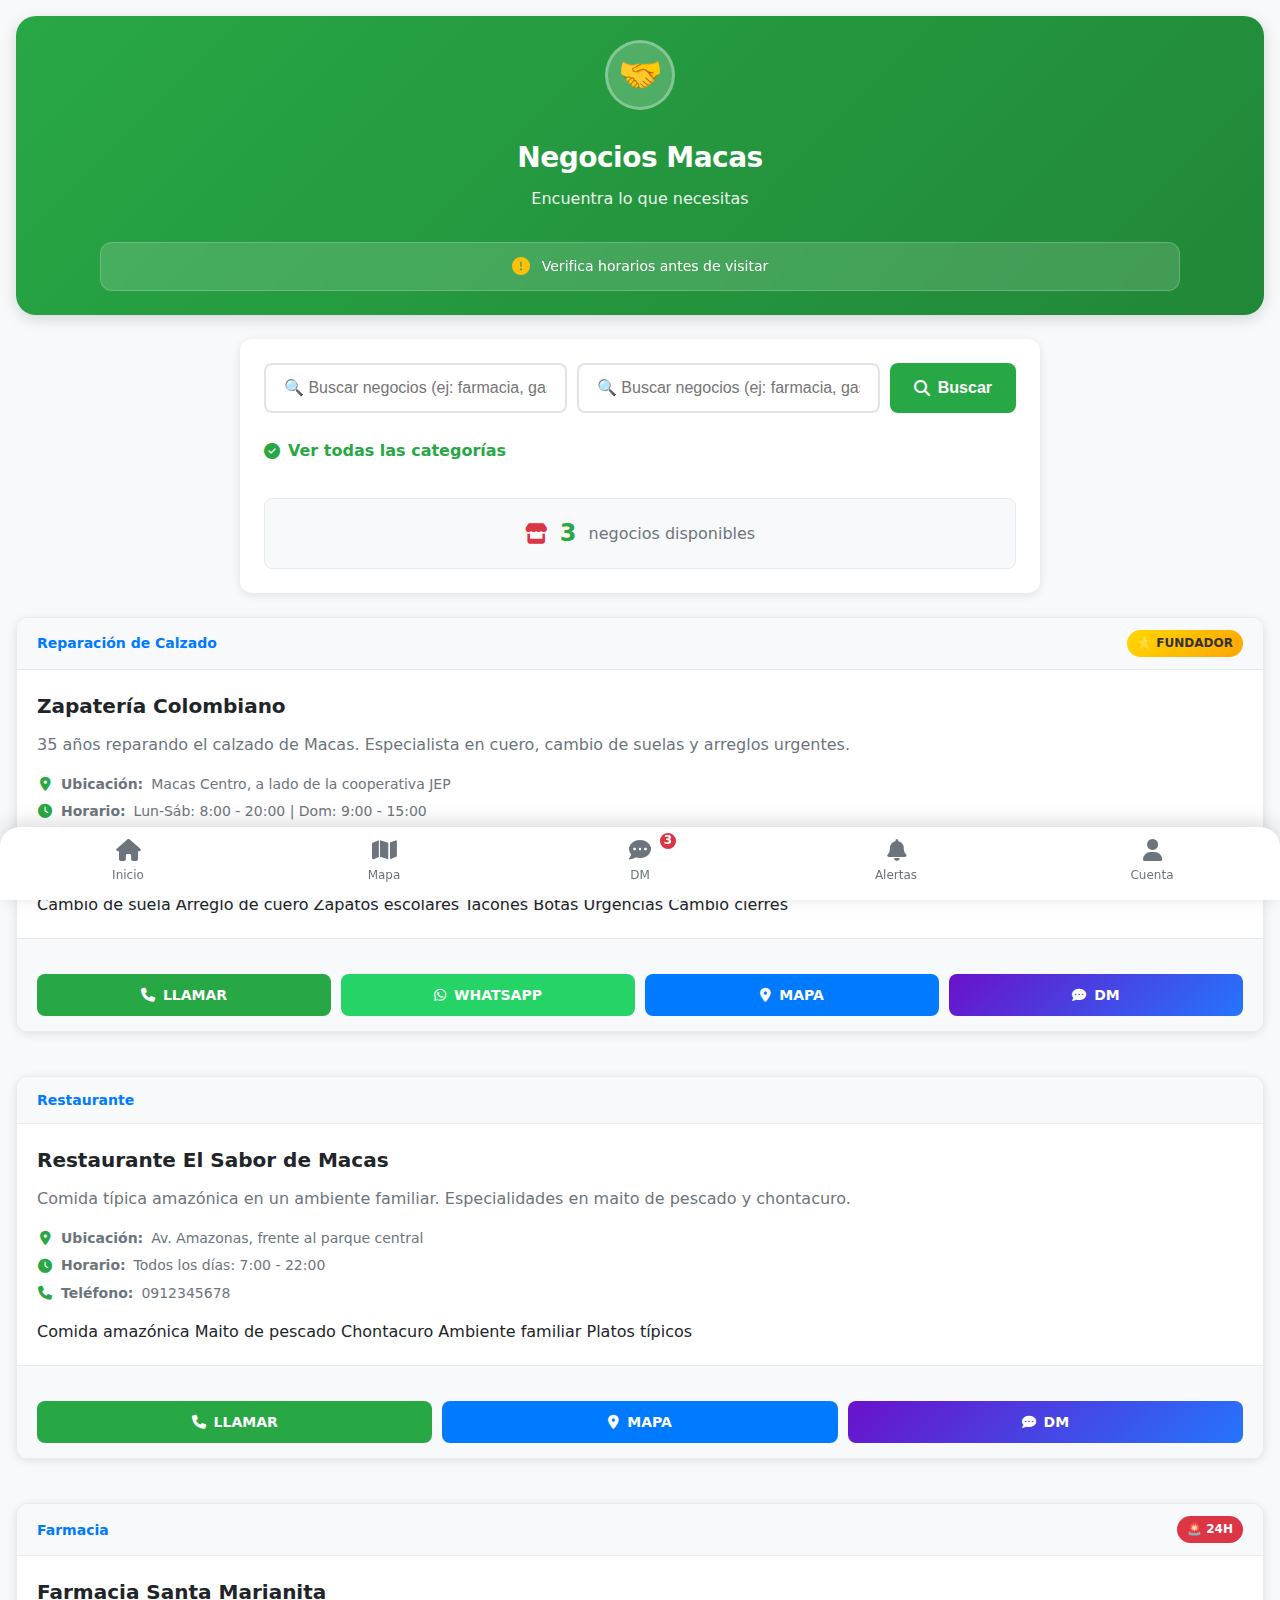
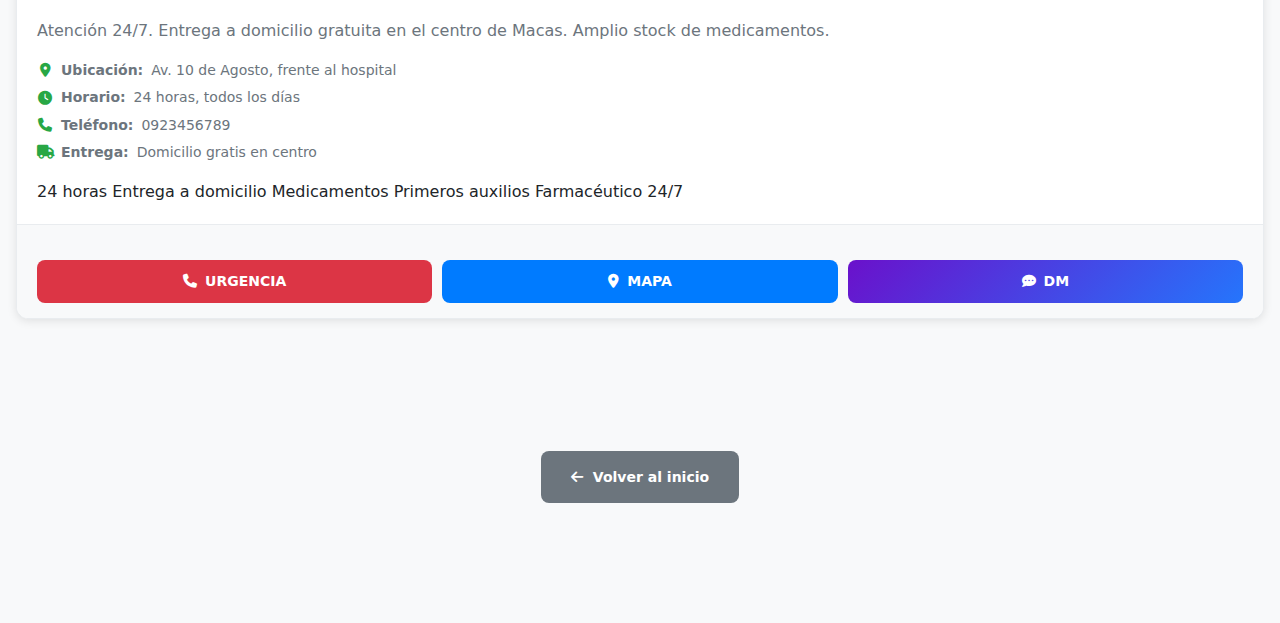
<file: negocios.html>
﻿<!DOCTYPE html>
<html lang="es">
<head>
    <meta charset="UTF-8">
    <meta name="viewport" content="width=device-width, initial-scale=1.0">
    <title>Negocios - MacasConecta</title>
    
    <!-- META PWA -->
    <meta name="theme-color" content="#28a745">
    
    <!-- Font Awesome -->
    <link rel="stylesheet" href="https://cdnjs.cloudflare.com/ajax/libs/font-awesome/6.4.0/css/all.min.css">
    
    <!-- Estilos principales -->
    <link rel="stylesheet" href="style.css">
</head>
<body>
    <!-- ENCABEZADO -->
    <header class="main-header" style="text-align: center; display: flex; flex-direction: column; align-items: center;">
        <div class="header-content" style="display: flex; flex-direction: column; align-items: center; justify-content: center; text-align: center; width: 100%;">
            <div class="logo-circle">
                <span class="logo-icon">🤝</span>
            </div>
            <div class="header-text" style="text-align: center; width: 100%;">
                <h1 class="app-title" style="text-align: center; width: 100%; margin: 10px 0 5px 0;">Negocios Macas</h1>
                <p class="app-subtitle" style="text-align: center; width: 100%; margin: 0;">Encuentra lo que necesitas</p>
            </div>
        </div>
        
        <div class="alerta-urgente" style="text-align: center; justify-content: center; width: 90%; margin-top: 15px;">
            <i class="fas fa-exclamation-circle"></i>
            <span>Verifica horarios antes de visitar</span>
        </div>
    </header>

    <!-- BUSCADOR INTERACTIVO -->
    <div class="buscador-interactivo">
        <div class="buscador-contenedor">
            <input type="text" 
                   id="search-input" 
                   class="buscador-input"
                   placeholder="🔍 Buscar negocios (ej: farmacia, gas, taxi, panadería...)" 
                   aria-label="Buscar negocios">
            <!-- <button id="search-button" class="buscador-boton">
                <i class="fas fa-search"></i> Buscar
            </button> -->
            <input type="text" 
       id="search-input" 
       class="buscador-input"
       placeholder="🔍 Buscar negocios (ej: farmacia, gas, taxi, panadería...)" 
       aria-label="Buscar negocios">
<button id="search-button" class="buscador-boton">
    <i class="fas fa-search"></i> Buscar
</button>
        </div>
        
        <a href="#" id="show-all-link" class="categorias-link">
            <i class="fas fa-check-circle"></i> Ver todas las categorías
        </a>
        
        <div class="contador-negocios">
            <i class="fas fa-store contador-icono"></i>
            <span class="contador-numero" id="contadorNumero">9</span>
            <span class="contador-texto" id="contadorTexto">negocios disponibles</span>
        </div>
    </div>

    <!-- LISTA DE NEGOCIOS -->
    <main class="lista-negocios" id="listaNegocios">
        <!-- NEGOCIO 1: Zapatería Colombiano -->
        <div class="negocio-card" data-category="reparación" data-keywords="zapatería reparación calzado suelas cuero">
            <div class="negocio-header">
                <span class="negocio-categoria">Reparación de Calzado</span>
                <span class="negocio-fundador">🌟 FUNDADOR</span>
            </div>
            
            <div class="negocio-body">
                <h3 class="negocio-nombre">Zapatería Colombiano</h3>
                <p class="negocio-descripcion">35 años reparando el calzado de Macas. Especialista en cuero, cambio de suelas y arreglos urgentes.</p>
                
                <div class="negocio-detalles">
                    <p><i class="fas fa-map-marker-alt"></i> <strong>Ubicación:</strong> Macas Centro, a lado de la cooperativa JEP</p>
                    <p><i class="fas fa-clock"></i> <strong>Horario:</strong> Lun-Sáb: 8:00 - 20:00 | Dom: 9:00 - 15:00</p>
                    <p><i class="fas fa-phone"></i> <strong>Teléfono:</strong> 0981342236</p>
                    <p><i class="fab fa-whatsapp"></i> <strong>WhatsApp:</strong> 593981342236</p>
                </div>
                
                <div class="etiquetas-negocio" style="margin-top: 15px;">
                    <span class="etiqueta-item">Cambio de suela</span>
                    <span class="etiqueta-item">Arreglo de cuero</span>
                    <span class="etiqueta-item">Zapatos escolares</span>
                    <span class="etiqueta-item">Tacones</span>
                    <span class="etiqueta-item">Botas</span>
                    <span class="etiqueta-item">Urgencias</span>
                    <span class="etiqueta-item">Cambio cierres</span>
                </div>
            </div>
            
            <div class="negocio-footer">
                <div class="botones-accion">
                    <a href="tel:0981342236" class="btn-accion btn-llamar">
                        <i class="fas fa-phone"></i> LLAMAR
                    </a>
                    <a href="https://wa.me/593981342236" class="btn-accion btn-whatsapp">
                        <i class="fab fa-whatsapp"></i> WHATSAPP
                    </a>
                    <a href="mapa.html?negocio=zapateria" class="btn-accion btn-mapa">
                        <i class="fas fa-map-marker-alt"></i> MAPA
                    </a>
                    <a href="dm.html?negocio=zapateria" class="btn-accion btn-dm">
                        <i class="fas fa-comment-dots"></i> DM
                    </a>
                </div>
            </div>
        </div>
        
        <!-- NEGOCIO 2: Restaurante El Sabor de Macas -->
        <div class="negocio-card" data-category="restaurante" data-keywords="restaurante comida amazónica maito chontacuro">
            <div class="negocio-header">
                <span class="negocio-categoria">Restaurante</span>
            </div>
            
            <div class="negocio-body">
                <h3 class="negocio-nombre">Restaurante El Sabor de Macas</h3>
                <p class="negocio-descripcion">Comida típica amazónica en un ambiente familiar. Especialidades en maito de pescado y chontacuro.</p>
                
                <div class="negocio-detalles">
                    <p><i class="fas fa-map-marker-alt"></i> <strong>Ubicación:</strong> Av. Amazonas, frente al parque central</p>
                    <p><i class="fas fa-clock"></i> <strong>Horario:</strong> Todos los días: 7:00 - 22:00</p>
                    <p><i class="fas fa-phone"></i> <strong>Teléfono:</strong> 0912345678</p>
                </div>
                
                <div class="etiquetas-negocio" style="margin-top: 15px;">
                    <span class="etiqueta-item">Comida amazónica</span>
                    <span class="etiqueta-item">Maito de pescado</span>
                    <span class="etiqueta-item">Chontacuro</span>
                    <span class="etiqueta-item">Ambiente familiar</span>
                    <span class="etiqueta-item">Platos típicos</span>
                </div>
            </div>
            
            <div class="negocio-footer">
                <div class="botones-accion">
                    <a href="tel:0912345678" class="btn-accion btn-llamar">
                        <i class="fas fa-phone"></i> LLAMAR
                    </a>
                    <a href="mapa.html?negocio=restaurante" class="btn-accion btn-mapa">
                        <i class="fas fa-map-marker-alt"></i> MAPA
                    </a>
                    <a href="dm.html?negocio=restaurante" class="btn-accion btn-dm">
                        <i class="fas fa-comment-dots"></i> DM
                    </a>
                </div>
            </div>
        </div>
        
        <!-- NEGOCIO 3: Farmacia Santa Marianita -->
        <div class="negocio-card" data-category="farmacia" data-keywords="farmacia medicamentos 24horas entrega domicilio">
            <div class="negocio-header">
                <span class="negocio-categoria">Farmacia</span>
                <span class="negocio-fundador" style="background: #dc3545; color: white;">🚨 24H</span>
            </div>
            
            <div class="negocio-body">
                <h3 class="negocio-nombre">Farmacia Santa Marianita</h3>
                <p class="negocio-descripcion">Atención 24/7. Entrega a domicilio gratuita en el centro de Macas. Amplio stock de medicamentos.</p>
                
                <div class="negocio-detalles">
                    <p><i class="fas fa-map-marker-alt"></i> <strong>Ubicación:</strong> Av. 10 de Agosto, frente al hospital</p>
                    <p><i class="fas fa-clock"></i> <strong>Horario:</strong> 24 horas, todos los días</p>
                    <p><i class="fas fa-phone"></i> <strong>Teléfono:</strong> 0923456789</p>
                    <p><i class="fas fa-truck"></i> <strong>Entrega:</strong> Domicilio gratis en centro</p>
                </div>
                
                <div class="etiquetas-negocio" style="margin-top: 15px;">
                    <span class="etiqueta-item">24 horas</span>
                    <span class="etiqueta-item">Entrega a domicilio</span>
                    <span class="etiqueta-item">Medicamentos</span>
                    <span class="etiqueta-item">Primeros auxilios</span>
                    <span class="etiqueta-item">Farmacéutico 24/7</span>
                </div>
            </div>
            
            <div class="negocio-footer">
                <div class="botones-accion">
                    <a href="tel:0923456789" class="btn-accion btn-llamar-emergencia">
                        <i class="fas fa-phone"></i> URGENCIA
                    </a>
                    <a href="mapa.html?negocio=farmacia" class="btn-accion btn-mapa">
                        <i class="fas fa-map-marker-alt"></i> MAPA
                    </a>
                    <a href="dm.html?negocio=farmacia" class="btn-accion btn-dm">
                        <i class="fas fa-comment-dots"></i> DM
                    </a>
                </div>
            </div>
        </div>
        
        <!-- MENSAJE CUANDO NO HAY RESULTADOS -->
        <div class="sin-resultados" id="sinResultados" style="display: none;">
            <i class="fas fa-search fa-3x"></i>
            <h3>No encontramos resultados</h3>
            <p>No hay negocios que coincidan con "<span id="search-term"></span>"</p>
            <button class="btn-ver-todos" id="btnVerTodos">
                <i class="fas fa-list"></i> Ver todos los negocios
            </button>
        </div>
    </main>

    <!-- BOTÓN VOLVER -->
    <div style="text-align: center; margin: 30px 0;">
        <a href="index.html" class="btn-accion" style="background: #6c757d; color: white; text-decoration: none; padding: 15px 30px; border-radius: 8px; display: inline-flex; align-items: center; gap: 10px;">
            <i class="fas fa-arrow-left"></i> Volver al inicio
        </a>
    </div>

    <!-- MENÚ INFERIOR -->
    <nav class="menu-inferior">
        <a href="index.html" class="menu-item">
            <i class="fas fa-home"></i>
            <span>Inicio</span>
        </a>
        
        <a href="mapa.html" class="menu-item">
            <i class="fas fa-map"></i>
            <span>Mapa</span>
        </a>
        
        <a href="dm.html" class="menu-item menu-dm">
            <i class="fas fa-comment-dots"></i>
            <span>DM</span>
            <span class="dm-notificacion">3</span>
        </a>
        
        <a href="alertas.html" class="menu-item">
            <i class="fas fa-bell"></i>
            <span>Alertas</span>
        </a>
        
        <a href="cuenta.html" class="menu-item">
            <i class="fas fa-user"></i>
            <span>Cuenta</span>
        </a>
    </nav>

    <!-- SCRIPTS -->
    <script>
    // Sistema de búsqueda interactivo para la página de negocios
    document.addEventListener('DOMContentLoaded', function() {
        // Elementos del DOM
        const searchInput = document.getElementById('search-input');
        const searchButton = document.getElementById('search-button');
        const showAllLink = document.getElementById('show-all-link');
        const listaNegocios = document.getElementById('listaNegocios');
        const contadorNumero = document.getElementById('contadorNumero');
        const contadorTexto = document.getElementById('contadorTexto');
        const sinResultados = document.getElementById('sinResultados');
        const btnVerTodos = document.getElementById('btnVerTodos');
        
        // Obtener todas las tarjetas de negocios
        const businessCards = Array.from(document.querySelectorAll('.negocio-card'));
        
        // Función para actualizar contador
        function actualizarContador(numero) {
            contadorNumero.textContent = numero;
            contadorTexto.textContent = numero === 1 ? 'negocio disponible' : 'negocios disponibles';
        }
        
        // Función para mostrar todos los negocios
        function mostrarTodosNegocios() {
            businessCards.forEach(card => {
                card.style.display = 'block';
            });
            sinResultados.style.display = 'none';
            actualizarContador(businessCards.length);
        }
        
        // Función de búsqueda
        function realizarBusqueda() {
            const termino = searchInput.value.trim().toLowerCase();
            
            if (termino === '') {
                mostrarTodosNegocios();
                return;
            }
            
            // Filtrar negocios
            let resultados = 0;
            businessCards.forEach(card => {
                const nombre = card.querySelector('.negocio-nombre').textContent.toLowerCase();
                const categoria = card.querySelector('.negocio-categoria').textContent.toLowerCase();
                const descripcion = card.querySelector('.negocio-descripcion').textContent.toLowerCase();
                const keywords = card.getAttribute('data-keywords').toLowerCase();
                
                // Buscar en todos los campos
                if (nombre.includes(termino) || 
                    categoria.includes(termino) || 
                    descripcion.includes(termino) ||
                    keywords.includes(termino)) {
                    card.style.display = 'block';
                    resultados++;
                } else {
                    card.style.display = 'none';
                }
            });
            
            // Mostrar mensaje si no hay resultados
            if (resultados === 0) {
                sinResultados.style.display = 'block';
                document.getElementById('search-term').textContent = termino;
            } else {
                sinResultados.style.display = 'none';
            }
            
            actualizarContador(resultados);
        }
        
        // Event Listeners
        searchButton.addEventListener('click', realizarBusqueda);
        
        searchInput.addEventListener('keypress', function(e) {
            if (e.key === 'Enter') {
                realizarBusqueda();
            }
        });
        
        showAllLink.addEventListener('click', function(e) {
            e.preventDefault();
            searchInput.value = '';
            mostrarTodosNegocios();
        });
        
        btnVerTodos.addEventListener('click', function() {
            searchInput.value = '';
            mostrarTodosNegocios();
        });
        
        // Inicializar contador
        actualizarContador(businessCards.length);
        
        // Poner texto de ejemplo en el buscador
        searchInput.placeholder = "🔍 Buscar negocios (ej: farmacia, gas, taxi, panadería...)";
        
        // Función para compartir negocio
        window.compartirNegocio = function(nombreNegocio) {
            if (navigator.share) {
                navigator.share({
                    title: nombreNegocio + ' - MacasConecta',
                    text: 'Encontré este negocio en MacasConecta: ' + nombreNegocio,
                    url: window.location.href
                });
            } else {
                // Fallback para navegadores que no soportan Web Share API
                const url = 'https://wa.me/?text=Mira%20este%20negocio%20en%20MacasConecta:%20' + encodeURIComponent(nombreNegocio) + '%20' + encodeURIComponent(window.location.href);
                window.open(url, '_blank');
            }
        };
        
        // Función para contactar negocio
        window.contactarNegocio = function(telefono) {
            if (telefono && telefono.trim() !== '') {
                const mensaje = 'Hola, vi tu negocio en MacasConecta y me interesa...';
                const url = 'https://wa.me/593' + telefono.replace(/\D/g, '') + '?text=' + encodeURIComponent(mensaje);
                window.open(url, '_blank');
            } else {
                alert('Este negocio no tiene número de contacto registrado.');
            }
        };
        
        // Función para ver en mapa
        window.verEnMapa = function(ubicacion) {
            const url = 'https://www.google.com/maps/search/?api=1&query=' + encodeURIComponent(ubicacion);
            window.open(url, '_blank');
        };
    });
    </script>
</body>
</html>
</file>
<file: style.css>
/* ============================================
   RESET Y CONFIGURACIÓN BÁSICA
   ============================================ */
* {
    margin: 0;
    padding: 0;
    box-sizing: border-box;
}

:root {
    /* COLORES PRINCIPALES */
    --verde-macas: #28a745;
    --verde-claro: #d4edda;
    --verde-oscuro: #218838;
    --azul: #007bff;
    --azul-claro: #cce5ff;
    --rojo: #dc3545;
    --amarillo: #ffc107;
    --amarillo-claro: #fff3cd;
    --gris-claro: #f8f9fa;
    --gris-medio: #e9ecef;
    --gris-oscuro: #343a40;
    --texto-oscuro: #212529;
    --texto-claro: #6c757d;
    --blanco: #ffffff;
    
    /* SOMBRAS */
    --sombra-suave: 0 2px 10px rgba(0, 0, 0, 0.1);
    --sombra-media: 0 4px 15px rgba(0, 0, 0, 0.15);
    --sombra-fuerte: 0 8px 25px rgba(0, 0, 0, 0.2);
    
    /* BORDES */
    --radio-small: 8px;
    --radio-medium: 12px;
    --radio-large: 20px;
    --radio-circle: 50%;
    
    /* ESPACIOS */
    --espacio-xs: 8px;
    --espacio-sm: 12px;
    --espacio-md: 16px;
    --espacio-lg: 24px;
    --espacio-xl: 32px;
}

body {
    font-family: 'Segoe UI', system-ui, -apple-system, sans-serif;
    background-color: var(--gris-claro);
    color: var(--texto-oscuro);
    line-height: 1.6;
    padding: var(--espacio-md);
    padding-bottom: 90px; /* Espacio para menú inferior */
    min-height: 100vh;
    transition: all 0.3s ease;
}

/* ============================================
   ENCABEZADO PRINCIPAL
   ============================================ */
.main-header {
    background: linear-gradient(135deg, var(--verde-macas), var(--verde-oscuro));
    border-radius: var(--radio-large);
    padding: var(--espacio-lg);
    margin-bottom: var(--espacio-lg);
    color: var(--blanco);
    box-shadow: var(--sombra-media);
    position: relative;
    overflow: hidden;
}

.main-header::before {
    content: '';
    position: absolute;
    top: -50%;
    right: -50%;
    width: 200px;
    height: 200px;
    background: rgba(255, 255, 255, 0.1);
    border-radius: var(--radio-circle);
}

.header-content {
    display: flex;
    align-items: center;
    gap: var(--espacio-md);
    margin-bottom: var(--espacio-md);
    position: relative;
    z-index: 2;
    justify-content: center;
    text-align: center;
    flex-direction: column;
}

.logo-circle {
    width: 70px;
    height: 70px;
    background: rgba(255, 255, 255, 0.2);
    border-radius: var(--radio-circle);
    display: flex;
    align-items: center;
    justify-content: center;
    backdrop-filter: blur(5px);
    border: 3px solid rgba(255, 255, 255, 0.3);
}

.logo-icon {
    font-size: 36px;
}

.header-text {
    text-align: center;
    width: 100%;
}

.app-title {
    font-size: 28px;
    font-weight: 800;
    margin-bottom: 4px;
    letter-spacing: -0.5px;
    text-align: center;
    width: 100%;
}

.app-subtitle {
    font-size: 16px;
    opacity: 0.9;
    font-weight: 500;
    text-align: center;
    width: 100%;
}

/* ALERTA URGENTE */
.alerta-urgente {
    background: rgba(255, 255, 255, 0.15);
    border-radius: var(--radio-medium);
    padding: var(--espacio-sm) var(--espacio-md);
    display: flex;
    align-items: center;
    gap: var(--espacio-sm);
    font-size: 14px;
    font-weight: 500;
    backdrop-filter: blur(10px);
    border: 1px solid rgba(255, 255, 255, 0.2);
    position: relative;
    z-index: 2;
    text-align: center;
    justify-content: center;
    width: 100%;
    margin-top: 10px;
}

.alerta-urgente i {
    font-size: 18px;
    color: var(--amarillo);
}

/* ============================================
   BOTONES PRINCIPALES
   ============================================ */
.botones-principales {
    display: grid;
    grid-template-columns: 1fr 1fr;
    gap: var(--espacio-sm);
    margin-bottom: var(--espacio-lg);
}

.btn-principal {
    display: flex;
    flex-direction: column;
    align-items: center;
    justify-content: center;
    padding: var(--espacio-lg);
    border-radius: var(--radio-medium);
    text-decoration: none;
    font-weight: 700;
    font-size: 15px;
    text-align: center;
    transition: all 0.3s ease;
    box-shadow: var(--sombra-suave);
    border: none;
    cursor: pointer;
    gap: 8px;
    min-height: 100px;
}

.btn-principal i {
    font-size: 24px;
    margin-bottom: 5px;
}

.btn-principal span {
    display: block;
    line-height: 1.3;
}

.btn-verde {
    background: linear-gradient(135deg, var(--verde-macas), #20c997);
    color: var(--blanco);
}

.btn-azul {
    background: linear-gradient(135deg, var(--azul), #17a2b8);
    color: var(--blanco);
}

.btn-principal:hover {
    transform: translateY(-3px);
    box-shadow: var(--sombra-media);
}

.btn-principal:active {
    transform: translateY(-1px);
}

/* ============================================
   BUSCADOR INTERACTIVO
   ============================================ */
.buscador-interactivo {
    background: var(--blanco);
    border-radius: var(--radio-medium);
    padding: var(--espacio-lg);
    margin: var(--espacio-lg) auto;
    max-width: 800px;
    box-shadow: var(--sombra-suave);
}

.buscador-contenedor {
    display: flex;
    gap: 10px;
    margin-bottom: 15px;
}

.buscador-input {
    flex: 1;
    padding: 14px 18px;
    border: 2px solid #e1e5eb;
    border-radius: 8px;
    font-size: 16px;
    transition: all 0.3s;
}

.buscador-input:focus {
    border-color: var(--verde-macas);
    outline: none;
    box-shadow: 0 0 0 3px rgba(40, 167, 69, 0.1);
}

.buscador-boton {
    background: var(--verde-macas);
    color: var(--blanco);
    border: none;
    padding: 14px 24px;
    border-radius: 8px;
    cursor: pointer;
    font-weight: 600;
    font-size: 16px;
    transition: background 0.3s;
    display: flex;
    align-items: center;
    gap: 8px;
}

.buscador-boton:hover {
    background: var(--verde-oscuro);
}

.categorias-link {
    display: inline-flex;
    align-items: center;
    gap: 8px;
    color: var(--verde-macas);
    text-decoration: none;
    font-weight: 600;
    margin: 10px 0 20px;
    font-size: 16px;
}

.categorias-link:hover {
    text-decoration: underline;
}

/* ============================================
   CONTADOR DE NEGOCIOS
   ============================================ */
.contador-negocios {
    background: var(--gris-claro);
    padding: 15px;
    border-radius: 8px;
    text-align: center;
    margin-top: 15px;
    border: 1px solid var(--gris-medio);
    display: flex;
    align-items: center;
    justify-content: center;
    gap: var(--espacio-sm);
}

.contador-icono {
    color: var(--rojo);
    font-size: 20px;
}

.contador-numero {
    font-weight: 800;
    font-size: 24px;
    color: var(--verde-macas);
}

.contador-texto {
    color: var(--texto-claro);
    font-size: 16px;
}

/* ============================================
   LISTA DE NEGOCIOS
   ============================================ */
.lista-negocios {
    display: flex;
    flex-direction: column;
    gap: var(--espacio-lg);
    margin-bottom: var(--espacio-xl);
    padding-bottom: 80px !important;
}

.cargando-negocios {
    text-align: center;
    padding: var(--espacio-xl);
    color: var(--texto-claro);
}

.spinner {
    font-size: 40px;
    color: var(--verde-macas);
    margin-bottom: var(--espacio-md);
    animation: spin 1.5s linear infinite;
}

@keyframes spin {
    0% { transform: rotate(0deg); }
    100% { transform: rotate(360deg); }
}

/* TARJETA DE NEGOCIO */
.negocio-card {
    background: var(--blanco);
    border-radius: var(--radio-medium);
    overflow: hidden;
    margin-bottom: 20px;
    box-shadow: var(--sombra-suave);
    border: 1px solid var(--gris-medio);
}

.negocio-header {
    background: var(--gris-claro);
    padding: 12px 20px;
    display: flex;
    justify-content: space-between;
    align-items: center;
    border-bottom: 1px solid var(--gris-medio);
}

.negocio-categoria {
    color: var(--azul);
    font-weight: 600;
    font-size: 14px;
}

.negocio-fundador {
    background: linear-gradient(135deg, #FFD700, #FFA500);
    color: #333;
    padding: 4px 10px;
    border-radius: 20px;
    font-size: 12px;
    font-weight: bold;
}

.negocio-body {
    padding: 20px;
}

.negocio-nombre {
    color: var(--texto-oscuro);
    margin-bottom: 10px;
    font-size: 20px;
}

.negocio-descripcion {
    color: var(--texto-claro);
    line-height: 1.6;
    margin-bottom: 15px;
}

.negocio-detalles {
    color: var(--texto-claro);
    font-size: 14px;
}

.negocio-detalles p {
    margin: 5px 0;
    display: flex;
    align-items: center;
    gap: 8px;
}

.negocio-detalles i {
    width: 16px;
    color: var(--verde-macas);
    text-align: center;
}

.negocio-footer {
    padding: 15px 20px;
    background: var(--gris-claro);
    border-top: 1px solid var(--gris-medio);
    text-align: center;
}

.btn-contactar {
    background: #25d366;
    color: var(--blanco);
    border: none;
    padding: 10px 20px;
    border-radius: 6px;
    cursor: pointer;
    font-weight: 600;
    display: inline-flex;
    align-items: center;
    gap: 8px;
    transition: background 0.3s;
}

.btn-contactar:hover {
    background: #1da851;
}

/* MENSAJES DE BÚSQUEDA */
.sin-resultados {
    text-align: center;
    padding: 40px 20px;
    background: var(--gris-claro);
    border-radius: 12px;
    margin-bottom: 20px;
    border: 2px dashed #dee2e6;
}

.sin-resultados i {
    color: var(--texto-claro);
    margin-bottom: 15px;
}

.sin-resultados h3 {
    color: var(--rojo);
    margin-bottom: 10px;
}

.btn-ver-todos {
    background: #17a2b8;
    color: var(--blanco);
    border: none;
    padding: 12px 24px;
    border-radius: 6px;
    cursor: pointer;
    margin-top: 15px;
    display: inline-flex;
    align-items: center;
    gap: 8px;
    font-weight: 600;
}

.mensaje-busqueda {
    background: #e8f4ff;
    padding: 12px 15px;
    border-radius: 8px;
    margin-bottom: 15px;
    color: #0056b3;
    font-weight: 500;
}

/* ============================================
   SECCIÓN DE INGRESOS
   ============================================ */
.seccion-ingresos {
    background: var(--blanco);
    border-radius: var(--radio-medium);
    padding: var(--espacio-lg);
    margin-bottom: var(--espacio-xl);
    box-shadow: var(--sombra-suave);
}

.ingresos-titulo {
    color: var(--texto-oscuro);
    font-size: 22px;
    margin-bottom: var(--espacio-lg);
    display: flex;
    align-items: center;
    gap: 10px;
}

.ingresos-titulo i {
    color: var(--amarillo);
}

.opciones-ingreso {
    display: grid;
    grid-template-columns: repeat(auto-fit, minmax(250px, 1fr));
    gap: var(--espacio-md);
    margin-bottom: var(--espacio-lg);
}

.tarjeta-ingreso {
    background: var(--gris-claro);
    padding: var(--espacio-lg);
    border-radius: var(--radio-medium);
    border-left: 4px solid var(--azul);
}

.ingreso-icono {
    font-size: 32px;
    margin-bottom: var(--espacio-sm);
}

.tarjeta-ingreso h3 {
    color: var(--texto-oscuro);
    margin-bottom: 8px;
    font-size: 18px;
}

.tarjeta-ingreso p {
    color: var(--texto-claro);
    font-size: 14px;
    line-height: 1.5;
}

.llamado-accion {
    background: linear-gradient(135deg, #d0f4de, #ffd6e0);
    padding: var(--espacio-lg);
    border-radius: var(--radio-medium);
    text-align: center;
}

.llamado-accion p {
    margin: 8px 0;
    color: var(--texto-oscuro);
    font-size: 16px;
}

/* ============================================
   PIE DE PÁGINA
   ============================================ */
.main-footer {
    margin-bottom: 80px; /* Espacio antes del menú */
}

.footer-contenido {
    background: var(--blanco);
    padding: var(--espacio-lg);
    border-radius: var(--radio-medium);
    box-shadow: var(--sombra-suave);
    text-align: center;
}

.footer-derechos {
    color: var(--texto-claro);
    margin-bottom: 8px;
}

.footer-nota {
    color: var(--rojo);
    font-weight: 600;
    margin-bottom: var(--espacio-lg);
}

.footer-compartir p {
    color: var(--texto-claro);
    margin-bottom: var(--espacio-sm);
}

.btn-compartir {
    background: #25D366;
    color: var(--blanco);
    border: none;
    padding: var(--espacio-md) var(--espacio-lg);
    border-radius: var(--radio-medium);
    font-size: 16px;
    font-weight: 600;
    cursor: pointer;
    display: inline-flex;
    align-items: center;
    gap: 10px;
    transition: all 0.3s;
}

.btn-compartir:hover {
    background: #1da851;
    transform: scale(1.05);
}

/* ============================================
   MENÚ INFERIOR
   ============================================ */
.menu-inferior {
    position: fixed;
    bottom: 0;
    left: 0;
    right: 0;
    background: var(--blanco);
    display: flex;
    justify-content: space-around;
    padding: 12px 0 15px 0;
    box-shadow: 0 -4px 20px rgba(0, 0, 0, 0.15);
    z-index: 1000;
    border-top-left-radius: 20px;
    border-top-right-radius: 20px;
}

.menu-item {
    display: flex;
    flex-direction: column;
    align-items: center;
    gap: 5px;
    color: var(--texto-claro);
    text-decoration: none;
    font-size: 12px;
    transition: all 0.3s;
    position: relative;
    width: 60px;
}

.menu-item i {
    font-size: 22px;
}

.menu-activo {
    color: var(--verde-macas);
    font-weight: 600;
}

.menu-item:hover {
    color: var(--verde-macas);
    transform: translateY(-3px);
}

/* NOTIFICACIÓN DM */
.dm-notificacion {
    position: absolute;
    top: -8px;
    right: -8px;
    background: var(--rojo);
    color: var(--blanco);
    min-width: 20px;
    height: 20px;
    border-radius: 50%;
    font-size: 12px;
    display: flex;
    align-items: center;
    justify-content: center;
    font-weight: bold;
    padding: 0 4px;
    z-index: 10;
    animation: pulse 2s infinite;
    border: 2px solid var(--blanco);
}

@keyframes pulse {
    0% { transform: scale(1); opacity: 1; }
    50% { transform: scale(1.1); opacity: 0.8; }
    100% { transform: scale(1); opacity: 1; }
}

/* ============================================
   RESPONSIVE
   ============================================ */
@media (max-width: 768px) {
    body {
        padding: 12px;
        padding-bottom: 80px;
    }
    
    .botones-principales {
        grid-template-columns: 1fr;
    }
    
    .app-title {
        font-size: 24px;
    }
    
    .logo-circle {
        width: 60px;
        height: 60px;
    }
    
    .logo-icon {
        font-size: 30px;
    }
    
    .opciones-ingreso {
        grid-template-columns: 1fr;
    }
    
    .buscador-boton {
        padding: 12px 16px;
        font-size: 14px;
    }
    
    .menu-item {
        font-size: 11px;
        width: 55px;
    }
    
    .menu-item i {
        font-size: 20px;
    }
    
    .buscador-interactivo {
        margin: var(--espacio-md) 0;
        padding: var(--espacio-md);
    }
}

@media (max-width: 480px) {
    .main-header {
        padding: var(--espacio-md);
    }
    
    .header-content {
        gap: var(--espacio-sm);
    }
    
    .btn-principal {
        padding: var(--espacio-md);
        min-height: 85px;
        font-size: 14px;
    }
    
    .buscador-boton span {
        display: none;
    }
    
    .buscador-boton {
        padding: var(--espacio-sm);
    }
    
    .buscador-boton i {
        margin: 0;
        font-size: 18px;
    }
}

/* ============================================
   ESTILOS DE EMERGENCIA (si CSS no carga completamente)
   ============================================ */
@media (max-width: 320px) {
    body {
        font-size: 14px;
    }
    
    .menu-inferior {
        padding: 10px 0;
    }
    
    .menu-item {
        width: 50px;
        font-size: 10px;
    }
    
    .menu-item i {
        font-size: 18px;
    }
}

/* Asegurar que elementos críticos sean visibles */
.negocio-card, .buscador-interactivo, .seccion-ingresos, .footer-contenido {
    min-height: 50px;
}

/* Evitar que texto desborde */
.negocio-nombre, .negocio-descripcion, .negocio-detalles p {
    word-wrap: break-word;
    overflow-wrap: break-word;
}

/* Scroll suave */
html {
    scroll-behavior: smooth;
}

/* ============================================
   ANIMACIONES Y EFECTOS ADICIONALES
   ============================================ */
@keyframes slideInRight {
    from { transform: translateX(100%); opacity: 0; }
    to { transform: translateX(0); opacity: 1; }
}

@keyframes slideOutRight {
    from { transform: translateX(0); opacity: 1; }
    to { transform: translateX(100%); opacity: 0; }
}

/* ============================================
   ESTILOS PARA TOAST NOTIFICATIONS
   ============================================ */
.toast {
    position: fixed;
    top: 20px;
    right: 20px;
    padding: 15px 25px;
    border-radius: 10px;
    box-shadow: var(--sombra-fuerte);
    z-index: 1002;
    animation: slideInRight 0.3s ease;
    display: flex;
    align-items: center;
    gap: 10px;
    max-width: 400px;
}

.toast-success {
    background: #4CAF50;
    color: var(--blanco);
}

.toast-warning {
    background: #FF9800;
    color: var(--blanco);
}

.toast-error {
    background: #FF4757;
    color: var(--blanco);
}

.toast-info {
    background: #2196F3;
    color: var(--blanco);
}

/* ============================================
   ESTILOS PARA BOTONES DE ACCIÓN EN TARJETAS
   ============================================ */
.botones-accion {
    display: flex;
    gap: 10px;
    margin-top: 20px;
    flex-wrap: wrap;
}

.btn-accion {
    flex: 1;
    padding: 10px 15px;
    border-radius: var(--radio-small);
    text-decoration: none;
    font-weight: bold;
    font-size: 14px;
    transition: all 0.3s ease;
    display: inline-flex;
    align-items: center;
    justify-content: center;
    gap: 8px;
    cursor: pointer;
    border: none;
    min-width: 140px;
}

.btn-llamar {
    background: var(--verde-macas);
    color: var(--blanco);
}

.btn-llamar-emergencia {
    background: var(--rojo);
    color: var(--blanco);
    animation: pulse 2s infinite;
}

.btn-whatsapp {
    background: #25d366;
    color: var(--blanco);
}

.btn-mapa {
    background: var(--azul);
    color: var(--blanco);
}

.btn-accion:hover {
    transform: translateY(-2px);
    box-shadow: 0 4px 8px rgba(0,0,0,0.2);
}

/* ============================================
   ESTILOS PARA BOTÓN DM
   ============================================ */
.btn-dm {
    background: linear-gradient(135deg, #6a11cb, #2575fc) !important;
    color: var(--blanco) !important;
    border: none !important;
    padding: 10px 15px !important;
    border-radius: 8px !important;
    cursor: pointer !important;
    font-weight: bold !important;
    font-size: 14px !important;
    transition: all 0.3s ease !important;
    display: inline-flex !important;
    align-items: center !important;
    gap: 8px !important;
    text-decoration: none !important;
}

.btn-dm:hover {
    transform: translateY(-2px) !important;
    box-shadow: 0 4px 12px rgba(106, 17, 203, 0.3) !important;
}

/* ============================================
   ESTILOS PARA MODALES
   ============================================ */
.modal-backdrop {
    position: fixed;
    top: 0;
    left: 0;
    width: 100%;
    height: 100%;
    background: rgba(0,0,0,0.8);
    z-index: 999;
    display: flex;
    justify-content: center;
    align-items: center;
}

.modal-content {
    background: var(--blanco);
    border-radius: var(--radio-large);
    max-width: 90%;
    max-height: 90vh;
    overflow-y: auto;
    animation: modalAppear 0.3s ease;
}

@keyframes modalAppear {
    from { transform: scale(0.8); opacity: 0; }
    to { transform: scale(1); opacity: 1; }
}

/* CORREGIDO */

.btn-ver-categorias {
    background: #4CAF50;
    color: white;
    border: none;
    padding: 10px 20px;
    border-radius: 5px;
    cursor: pointer;
    font-size: 14px;
    margin-top: 10px;
    display: inline-block;
}

.btn-ver-categorias:hover {
    background: #45a049;
}

.link-categorias {
    color: #007bff;
    text-decoration: underline;
    cursor: pointer;
    display: inline-block;
    margin-top: 10px;
}

.link-categorias:hover {
    color: #0056b3;
}
</file>
